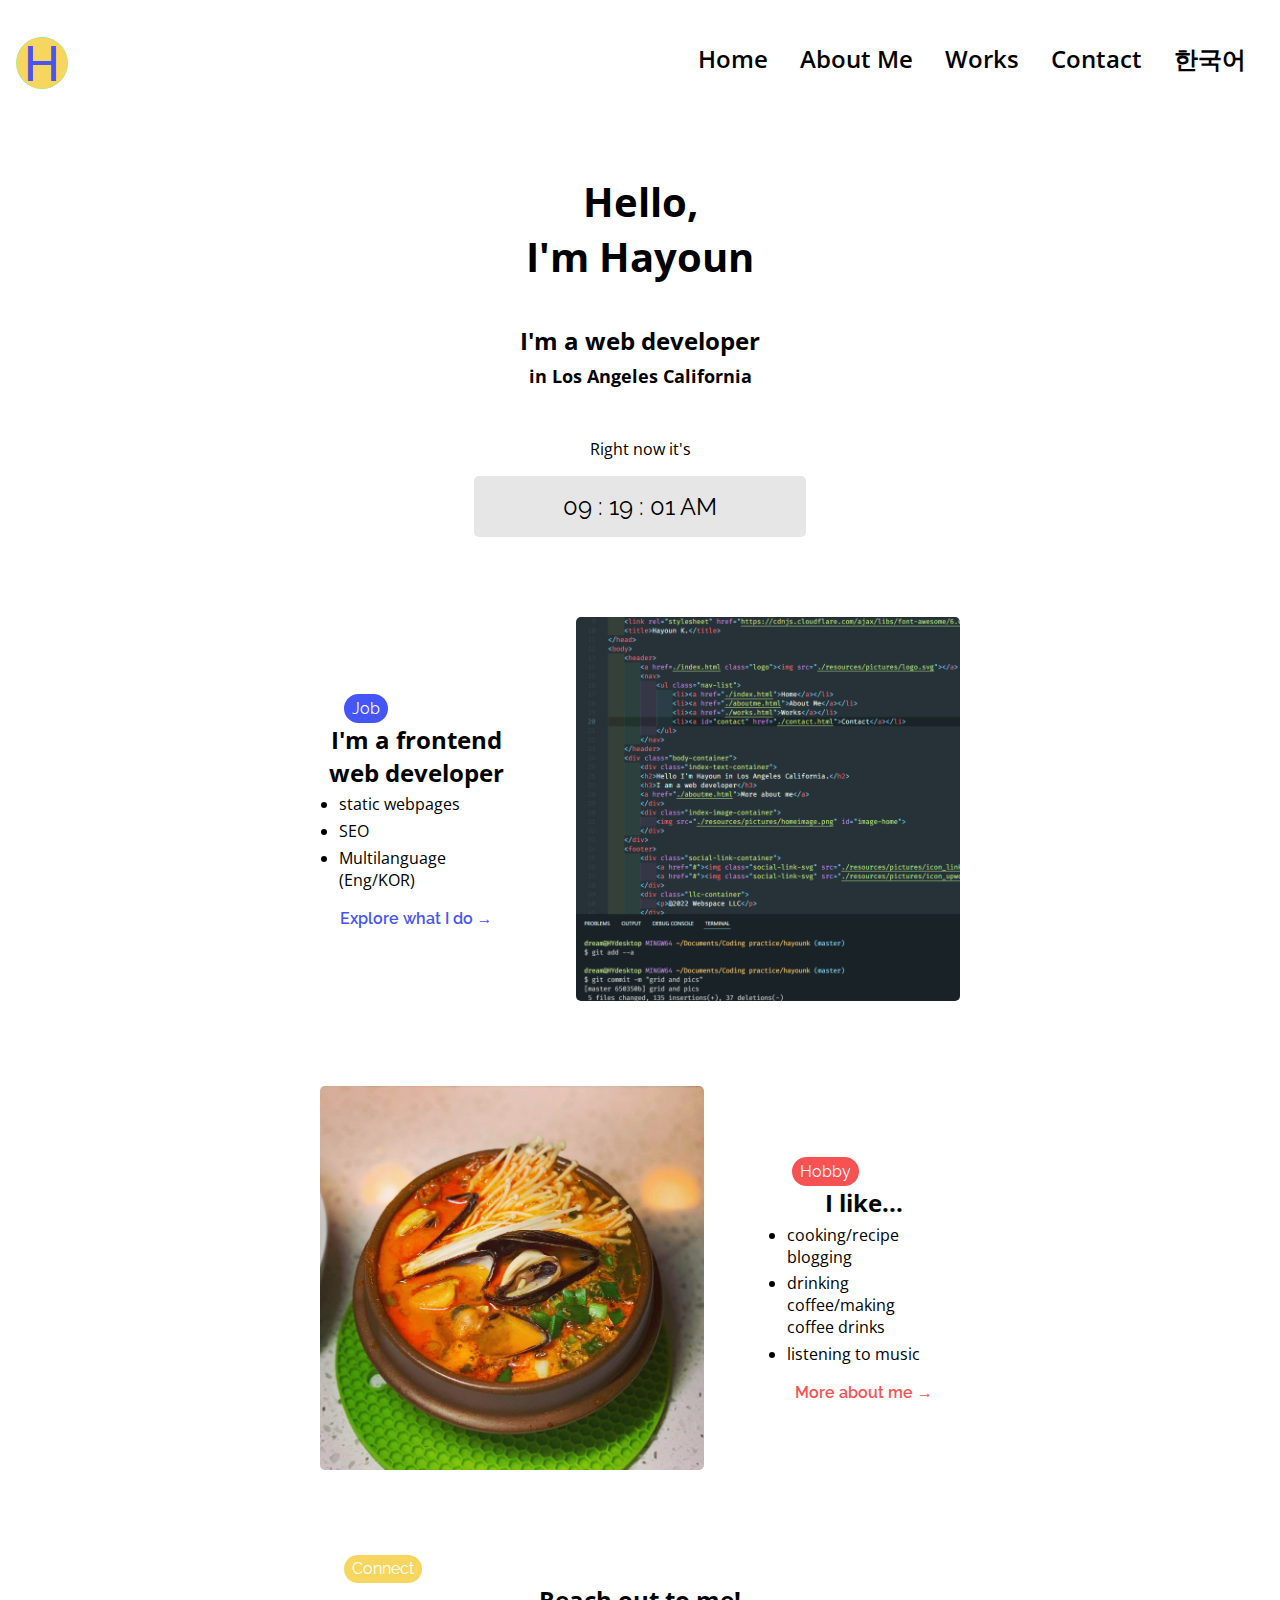
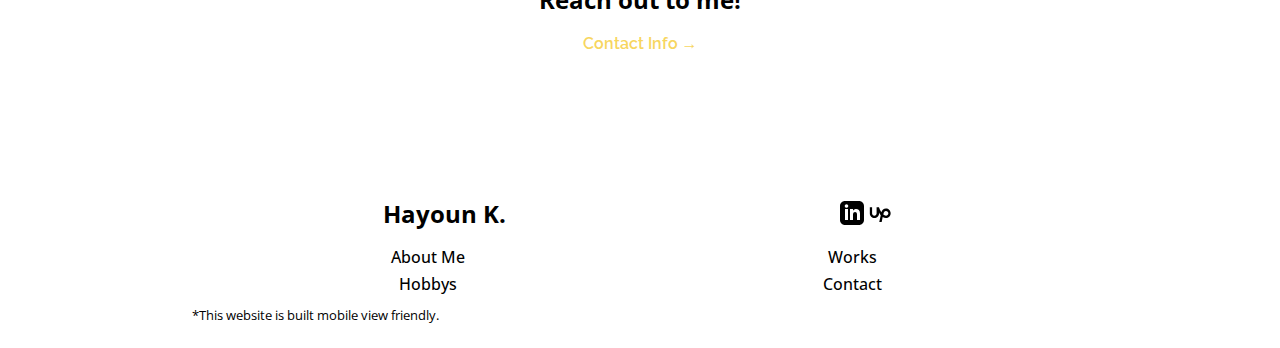
<file: index.html>
<!DOCTYPE html>
<html lang="en">
<head>
  <meta charset="UTF-8">
  <meta http-equiv="X-UA-Compatible" content="IE=edge">
  <meta name="viewport" content="width=device-width, initial-scale=1.0">
  <link href="https://fonts.googleapis.com/css?family=Open+Sans|Raleway:300,400" rel="stylesheet">
  <link rel="stylesheet" href="./resources/css/style.css">
  <link rel="stylesheet" href="https://cdnjs.cloudflare.com/ajax/libs/font-awesome/6.0.0/css/all.min.css" integrity="sha512-9usAa10IRO0HhonpyAIVpjrylPvoDwiPUiKdWk5t3PyolY1cOd4DSE0Ga+ri4AuTroPR5aQvXU9xC6qOPnzFeg==" crossorigin="anonymous" referrerpolicy="no-referrer" />
  <title>Hayoun K.</title>
  <meta name="description" content="Web Developer base in Los Angeles California. Can build a SEO-friendly website that can support multilaunguage of English/Korean.">
</head>
<body>
  <header>
    <a href=./index.html class="logo"><img src="./resources/pictures/newlogo.svg" alt="logo image"></a>
    <nav class="navbar">
      <a href="#" class="nav-branding"></a>
      <ul class="nav-menu">
        <li class="nav-item">
          <a href="./index.html" class="nav-link">Home</a>
        </li>
        <li class="nav-item">
          <a href="./aboutme.html" class="nav-link">About Me</a>
        </li>
        <li class="nav-item">
          <a href="./works.html" class="nav-link">Works</a>
        </li>
        <li class="nav-item">
          <a href="./contact.html" class="nav-link">Contact</a>
        </li>
        <li class="nav-item">
          <a href="./kr/index.html" class="nav-link">한국어</a>
        </li>
      </ul>
      <div class="hamburger">
        <span class="bar"></span>
        <span class="bar"></span>
        <span class="bar"></span>
      </div>
    </nav>
  </header>
  <script src="./resources/js/menu.js"></script>
  <div class="intro body-container">
      <div class="index-intro-container">
        <h2>Hello,<br>I'm Hayoun</h2>
        <h3>I'm a web developer<br><span>in Los Angeles California</span></h3>
        <p>Right now it's</p>
        <div id="clock"></div>
        <script type="text/javascript" src="./resources/js/app.js"></script>
      </div>
      <div class="index-image-container">
          <img src="./resources/pictures/homeimage.png" id="image-home">
      </div>
      <div class="index-webdev-container">
        <div class="webdev-text-container">
          <div class="design">
            <p class="tag webdev">Job</p>
          </div>
          <h3>I'm a frontend web developer</h3>
          <ul>
            <li>static webpages</li>
            <li>SEO</li>
            <li>Multilanguage (Eng/KOR)</li>
          </ul>
          <div class="buttoncontainer"><a href="#" class="button webdev">Explore what I do &rarr;</a></div>
        </div>
        <div class="webdev image-container">
          <img src="./resources/pictures/webdev.png" alt="">
        </div>
      </div>
      <div class="index-hobby-container">
        <div class="hobby-text-container">
          <div class="design">
            <p class="tag hobby">Hobby</p>
          </div>
          <h3>I like...</h3>
          <ul>
            <li>cooking/recipe blogging</li>
            <li>drinking coffee/making coffee drinks</li>
            <li>listening to music</li>
          </ul>
          <div class="buttoncontainer"><a href="#" class="button hobby">More about me &rarr;</a></div>
        </div>
        <div class="hobby image-container">
          <img src="./resources/pictures/thumb_Soondubu Jjigae_bapmeokja.jpg" alt="">
        </div>
      </div>
      <div class="index-contact-container">
        <div class="design">
          <p class="tag contact">Connect</p>
        </div>
        <h3>Reach out to me!</h3>
        <div class="buttoncontainer"><a href="#" class="button contact">Contact Info &rarr;</a></div>
      </div>
  </div>
  <footer>
    <div class="footer-container">
      <h2>Hayoun K.</h2>
      <div class="social-link-container">
        <a href="#"><img class="social-link-svg" src="./resources/pictures/iconmonstr-linkedin-3.svg"></a>
        <a href="#"><img class="social-link-svg" src="./resources/pictures/icon_upwork.svg"></img></a>
      </div>
    </div>
    <div class="footer-menu">
      <a href="#">About Me</a>
      <a href="#">Works</a>
      <a href="#">Hobbys</a>
      <a href="#">Contact</a>
    </div>
    <p>*This website is built mobile view friendly.</p>
  </footer>
</body>
</html>
</file>
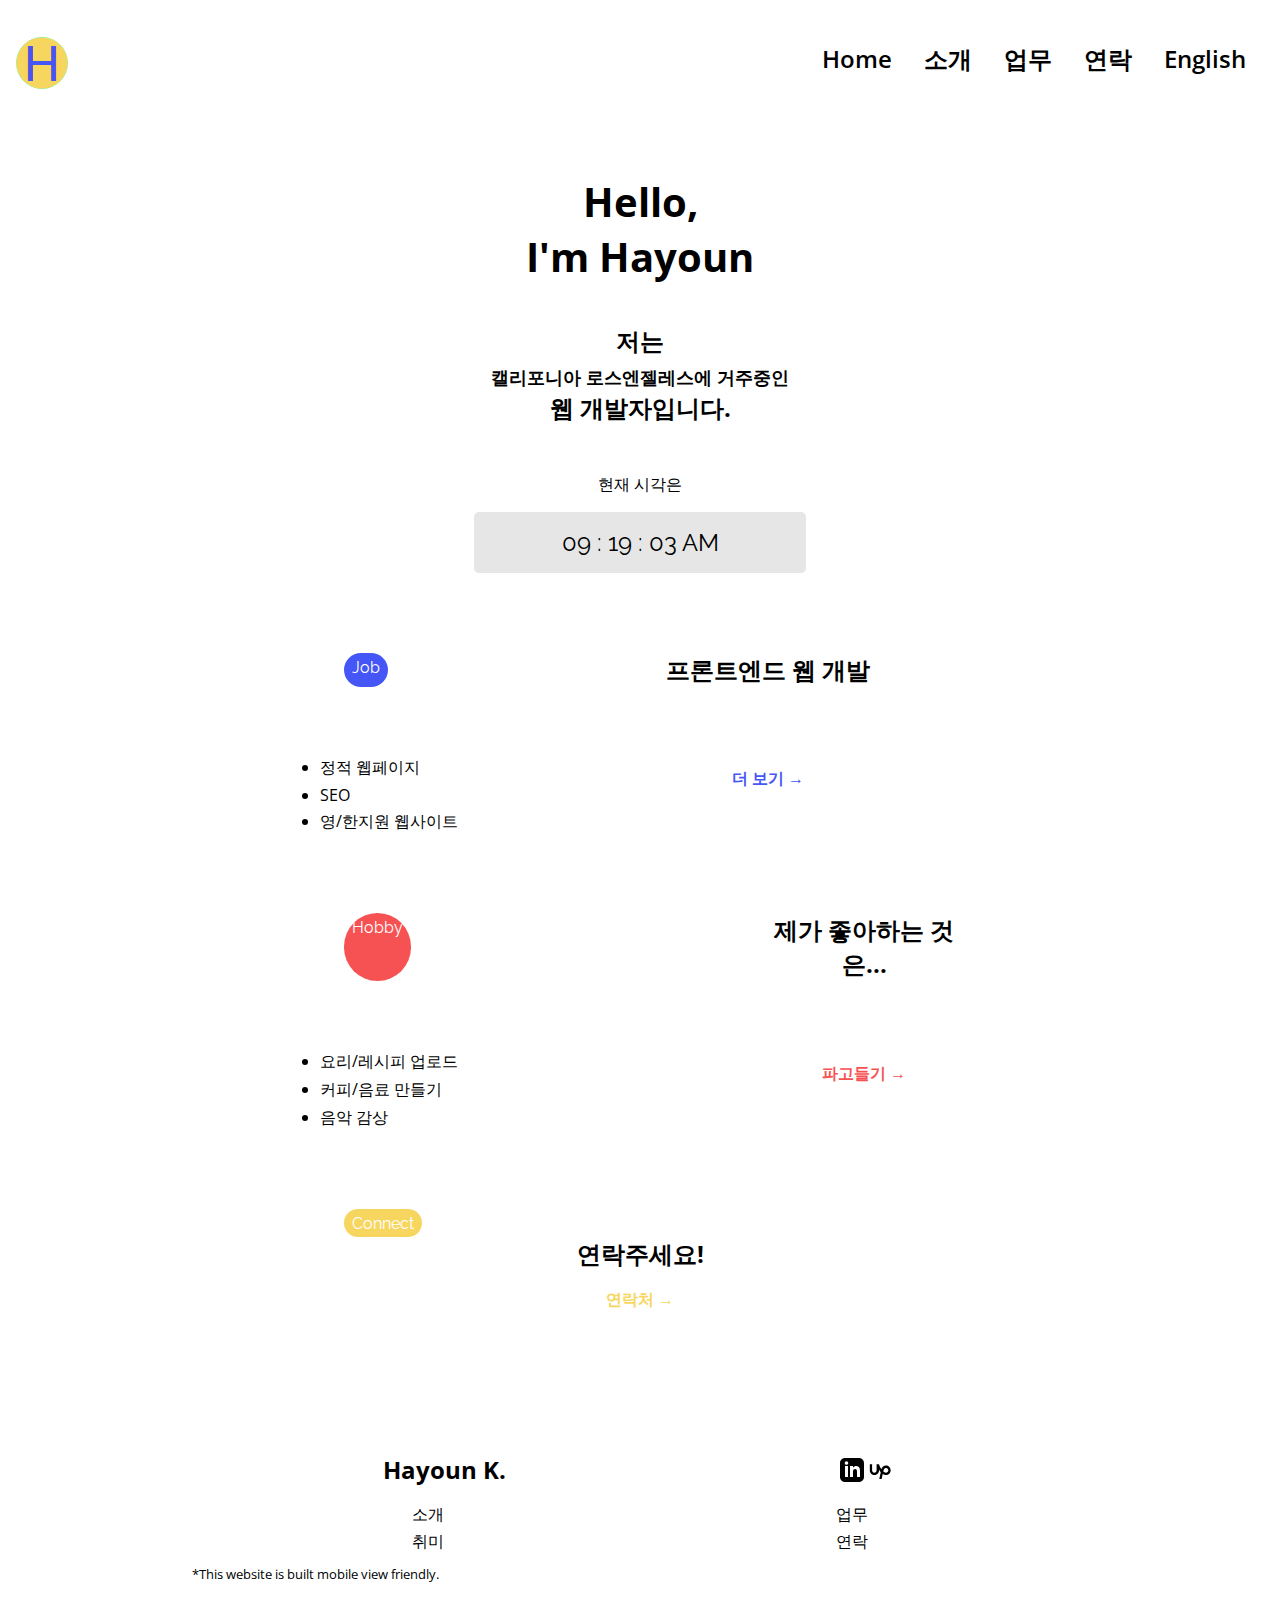
<file: kr/index.html>
<!DOCTYPE html>
<html lang="ko">
<head>
  <meta charset="UTF-8">
  <meta http-equiv="X-UA-Compatible" content="IE=edge">
  <meta name="viewport" content="width=device-width, initial-scale=1.0">
  <link href="https://fonts.googleapis.com/css?family=Open+Sans|Raleway:300,400" rel="stylesheet">
  <link rel="stylesheet" href="../resources/css/style.css">
  <link rel="stylesheet" href="https://cdnjs.cloudflare.com/ajax/libs/font-awesome/6.0.0/css/all.min.css" integrity="sha512-9usAa10IRO0HhonpyAIVpjrylPvoDwiPUiKdWk5t3PyolY1cOd4DSE0Ga+ri4AuTroPR5aQvXU9xC6qOPnzFeg==" crossorigin="anonymous" referrerpolicy="no-referrer" />
  <title>Hayoun K.</title>
  <meta name="description" content="캘리포니아 로스엔젤레스 거주중인 웹 개발자입니다. SEO 및 영/한 웹사이트 개발 전문.">
</head>
<body>
  <header>
    <a href=./index.html class="logo"><img src="../resources/pictures/newlogo.svg" alt="logo image"></a>
    <nav class="navbar">
      <a href="#" class="nav-branding"></a>
      <ul class="nav-menu">
        <li class="nav-item">
          <a href="./index.html" class="nav-link">Home</a>
        </li>
        <li class="nav-item">
          <a href="./aboutme.html" class="nav-link">소개</a>
        </li>
        <li class="nav-item">
          <a href="./works.html" class="nav-link">업무</a>
        </li>
        <li class="nav-item">
          <a href="./contact.html" class="nav-link">연락</a>
        </li>
        <li class="nav-item">
          <a href="../index.html" class="nav-link">English</a>
        </li>
      </ul>
      <div class="hamburger">
        <span class="bar"></span>
        <span class="bar"></span>
        <span class="bar"></span>
      </div>
    </nav>
  </header>
  <script src="../resources/js/menu.js"></script>
  <div class="intro body-container">
      <div class="index-intro-container">
        <h2>Hello,<br>I'm Hayoun</h2>
        <h3>저는<br><span>캘리포니아 로스엔젤레스에 거주중인</span><br>웹 개발자입니다.</h3>
        <p>현재 시각은</p>
        <div id="clock"></div>
        <script type="text/javascript" src="../resources/js/app.js"></script>
      </div>
      <div class="index-image-container">
          <img src="../resources/pictures/homeimage.png" id="image-home">
      </div>
      <div class="index-webdev-container">
        <div class="design">
          <p class="tag webdev">Job</p>
        </div>
        <h3>프론트엔드 웹 개발</h3>
        <ul>
          <li>정적 웹페이지</li>
          <li>SEO</li>
          <li>영/한지원 웹사이트</li>
        </ul>
        <div class="buttoncontainer"><a href="#" class="button webdev">더 보기 &rarr;</a></div>
      </div>
      <div class="index-hobby-container">
        <div class="design">
          <p class="tag hobby">Hobby</p>
        </div>
        <h3>제가 좋아하는 것은...</h3>
        <ul>
          <li>요리/레시피 업로드</li>
          <li>커피/음료 만들기</li>
          <li>음악 감상</li>
        </ul>
        <div class="buttoncontainer"><a href="#" class="button hobby">파고들기 &rarr;</a></div>
      </div>
      <div class="index-contact-container">
        <div class="design">
          <p class="tag contact">Connect</p>
        </div>
        <h3>연락주세요!</h3>
        <div class="buttoncontainer"><a href="#" class="button contact">연락처 &rarr;</a></div>
      </div>
  </div>
  <footer>
    <div class="footer-container">
      <h2>Hayoun K.</h2>
      <div class="social-link-container">
        <a href="#"><img class="social-link-svg" src="../resources/pictures/iconmonstr-linkedin-3.svg"></a>
        <a href="#"><img class="social-link-svg" src="../resources/pictures/icon_upwork.svg"></img></a>
      </div>
    </div>
    <div class="footer-menu">
      <a href="#">소개</a>
      <a href="#">업무</a>
      <a href="#">취미</a>
      <a href="#">연락</a>
    </div>
    <p>*This website is built mobile view friendly.</p>
  </footer>
</body>
</html>
</file>
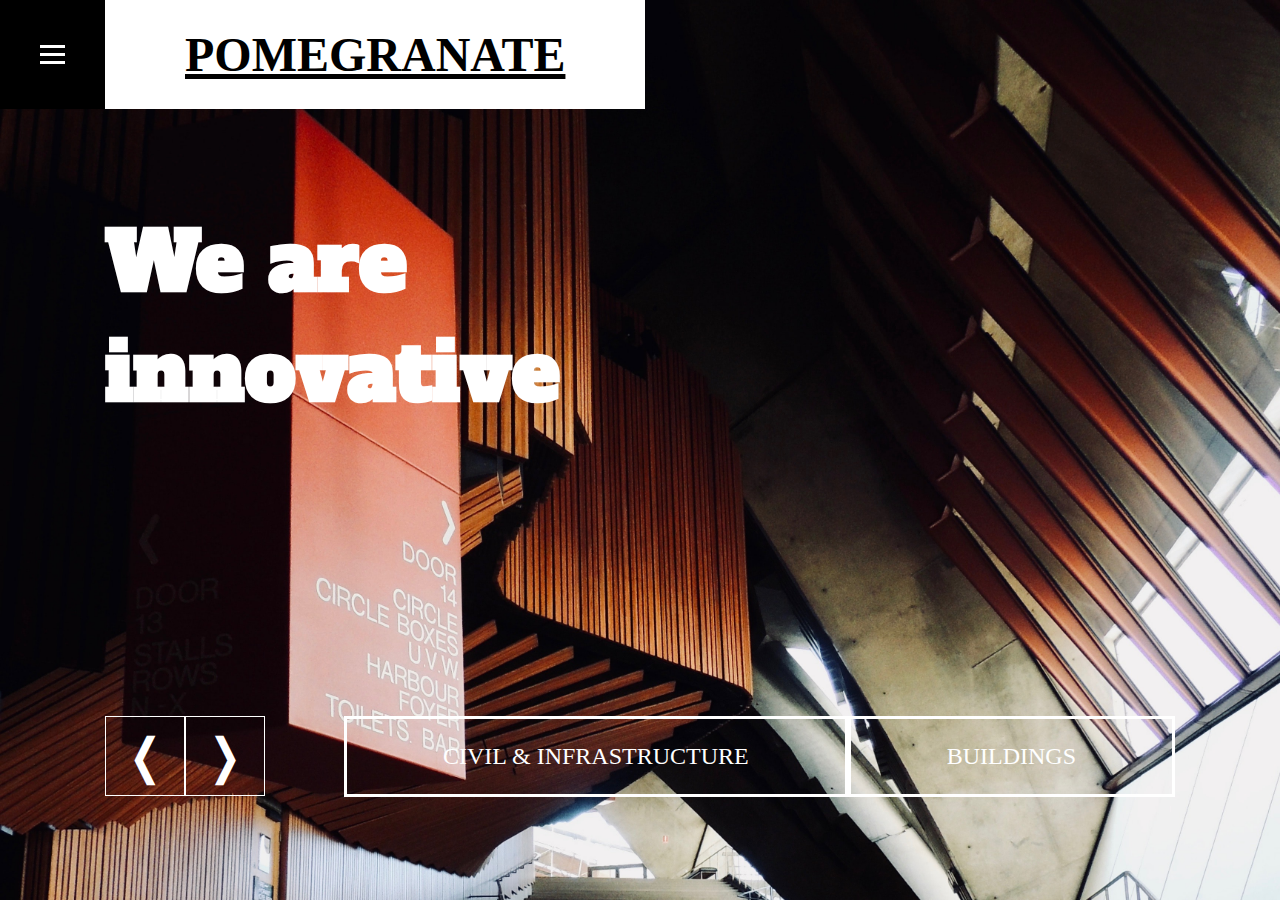
<file: Landing page pomerleau/index.html>
<!DOCTYPE html>
<html lang="en">
<head>
  <meta charset="UTF-8">
  <meta http-equiv="X-UA-Compatible" content="IE=edge">
  <meta name="viewport" content="width=device-width, initial-scale=1.0">
  <link href="./resources/style.css" rel="stylesheet">
  <link href="https://fonts.googleapis.com/css?family=Alfa+Slab+One|Gentium+Book+Basic" rel="stylesheet">
  <title>photo CTA Landing Page</title>
</head>
<body>
  <header>
    <nav class="navbar">
      <ul class="nav-menu">
        <li class="nav-item">
          <a href="./index.html" class="nav-link">Home</a>
        </li>
        <li class="nav-item">
          <a href="./aboutme.html" class="nav-link">About Me</a>
        </li>
        <li class="nav-item">
          <a href="./works.html" class="nav-link">Works</a>
        </li>
        <li class="nav-item">
          <a href="./contact.html" class="nav-link">Contact</a>
        </li>
      </ul>
      <div class="hamburger">
        <span class="bar"></span>
        <span class="bar"></span>
        <span class="bar"></span>
      </div>
      <a href="#" class="nav-branding"><h1>POMEGRANATE</h1></a>
    </nav>
  </header>
  <script src="./resources/js/menu.js"></script>
  <div class="body-container">
    <h2>We are<br>innovative</h2>
    <div class="button-container">
      <div class="arrow-button">
        <div class="left-container">
          <p>&#x276C;</p>
        </div>
        <div class="right-container">
          <p>&#x276D;</p>
        </div>
      </div>
      <div class="text-button">
        <a>civil & infrastructure</a>
        <a>buildings</a>
      </div>
    </div>
  </div>
  
</body>
</html>
</file>
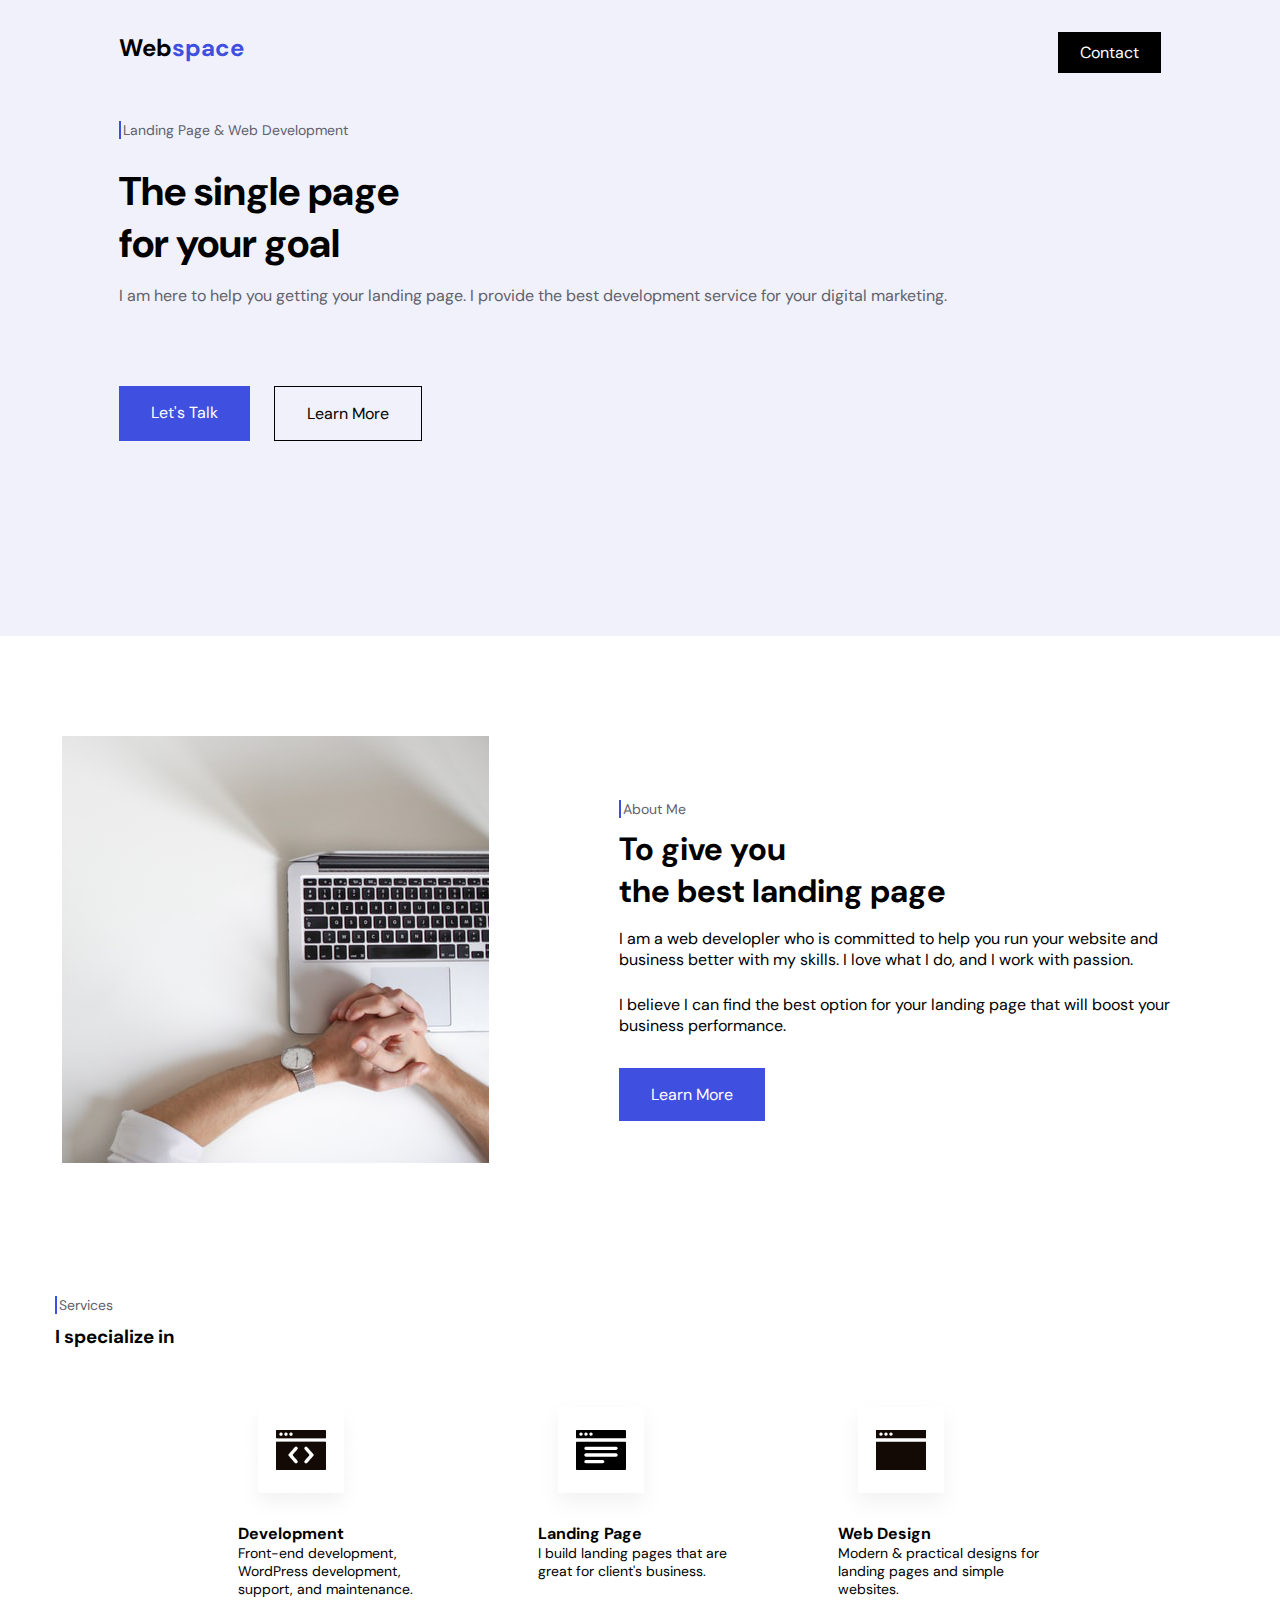
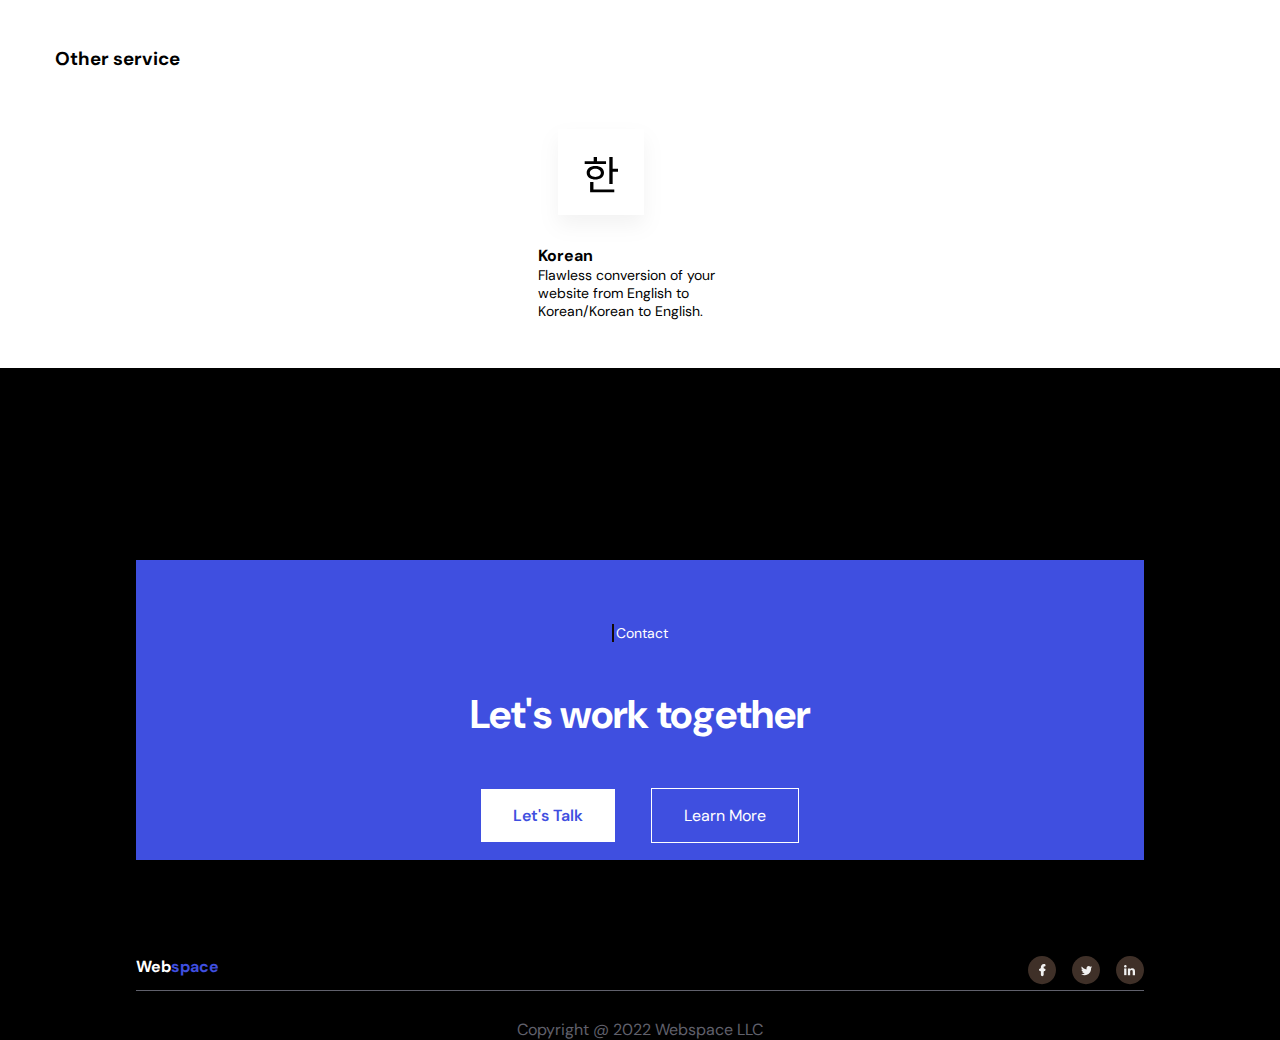
<file: Landing page webspace/index.html>
<!DOCTYPE html>
<html lang="en">
<head>
  <meta charset="UTF-8">
  <meta http-equiv="X-UA-Compatible" content="IE=edge">
  <meta name="viewport" content="width=device-width, initial-scale=1.0">
  <link href="./resources/css/style.css" rel="stylesheet">
  <link rel="preconnect" href="https://fonts.googleapis.com">
  <link rel="preconnect" href="https://fonts.gstatic.com" crossorigin>
  <link href="https://fonts.googleapis.com/css2?family=DM+Sans&display=swap" rel="stylesheet">
  <title>Webspace</title>
</head>
<body>
  <header>
    <div class="navbar">
      <h2 class="logo">Web<span>space</span></h2>
      <a href="#" class="contact">Contact</a>
    </div>
  </header>
  <div class="body-container">
    <div class="hero-background">
      <div class="hero">
        <div class="hero-text-container">
          <h2 class="section-title">Landing Page & Web Development</h2>
          <h1>The single page<br>for your goal</h1>
          <p>I am here to help you getting your landing page. I provide the best development service for your digital marketing.</p>
        </div>
        <div class="hero-image-container">
          <img class="hero-image-one" src="./resources/images/highfive.jpg">
          <img class="hero-image-two" src="./resources/images/highfive.jpg">
        </div>
        <div class="hero-button-container">
          <a href="#" class="button-blue">Let's Talk</a>
          <a class="button-transparent">Learn More</a>
        </div>
      </div>
    </div>
    <div class="about">
      <div class="about-image-container">
        <img src="./resources/images/hand.jpg">
      </div>
      <div class="about-text-container">
        <h2 class="section-title">About Me</h2>
        <h3>To give you<br>the best landing page</h3>
        <p>I am a web developler who is committed to help you run your website and business better with my skills. I love what I do, and I work with passion.</p>
        <p>I believe I can find the best option for your landing page that will boost your business performance.</p>
        <div class="about-button-container">
          <a href="#" class="button-blue">Learn More</a>
        </div>
      </div>

    </div>
    <div class="service">
      <div class="service-text-container">
        <h2 class="section-title">Services</h2>
        <h3>I specialize in</h3>
      </div>
      <div class="service-box-container">
        <div class="box-development">
          <img class="icon" src="./resources/images/Icondev.png">
          <h4>Development</h4>
          <p>Front-end development, WordPress development, support, and maintenance.</p>
        </div>
        <div class="box-landingpage">
          <img class="icon" src="./resources/images/IconLP.svg">
          <h4>Landing Page</h4>
          <p>I build landing pages that are great for client's business.</p>
        </div>
        <div class="box-webdesign">
          <img class="icon" src="./resources/images/Icondesign.svg">
          <h4>Web Design</h4>
          <p>Modern & practical designs for landing pages and simple websites.</p>
        </div>
      </div>
      <div class="service-text-container">
        <h3>Other service</h3>
      </div>
      <div class="service-box-container">
        <div class="box-korean">
          <img class="icon" src="./resources/images/IconKR.svg">
          <h4>Korean</h4>
          <p>Flawless conversion of your website from English to Korean/Korean to English.</p>
        </div>
    </div>
    </div>
  </div>
  <footer>
    <div class="cta">
      <h2 class="section-title">Contact</h2>
      <h3>Let's work together</h3>
      <div class="cta-button-container">
        <a href="#" class="button-white">Let's Talk</a>
        <a href="#" class="button-blue">Learn More</a>
      </div>
    </div>
    <div class="footer-nav">
      <a href="#" class="logo">Web<span>space</span></a>
      <ul class="social-icons">
        <li><a><img src="./resources/images/Facebook.svg"></a></li>
        <li><a><img src="./resources/images/Twitter.svg"></a></li>
        <li><a><img src="./resources/images/Linkedin.svg"></a></li>
      </ul>
    </div>
    <p class="copyright">Copyright @ 2022 Webspace LLC</p>
  </footer>
</body>
</html>
</file>
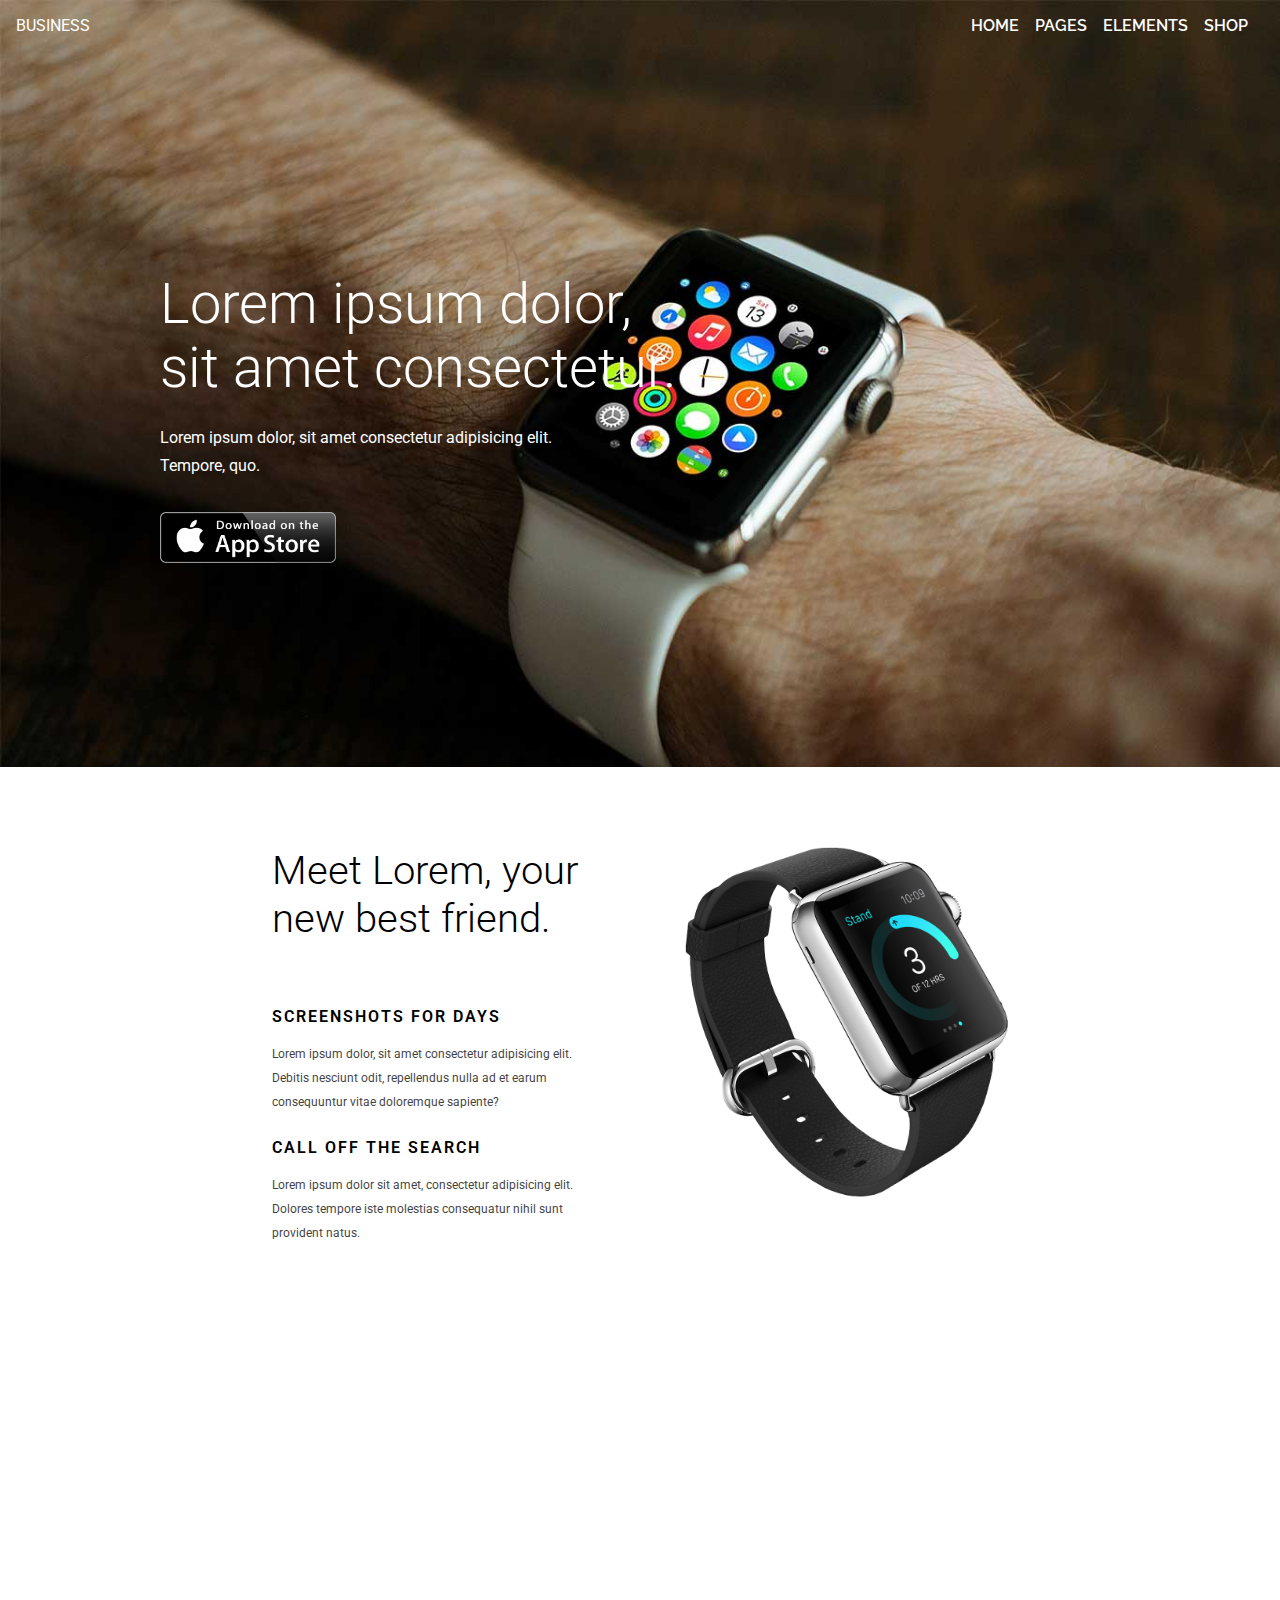
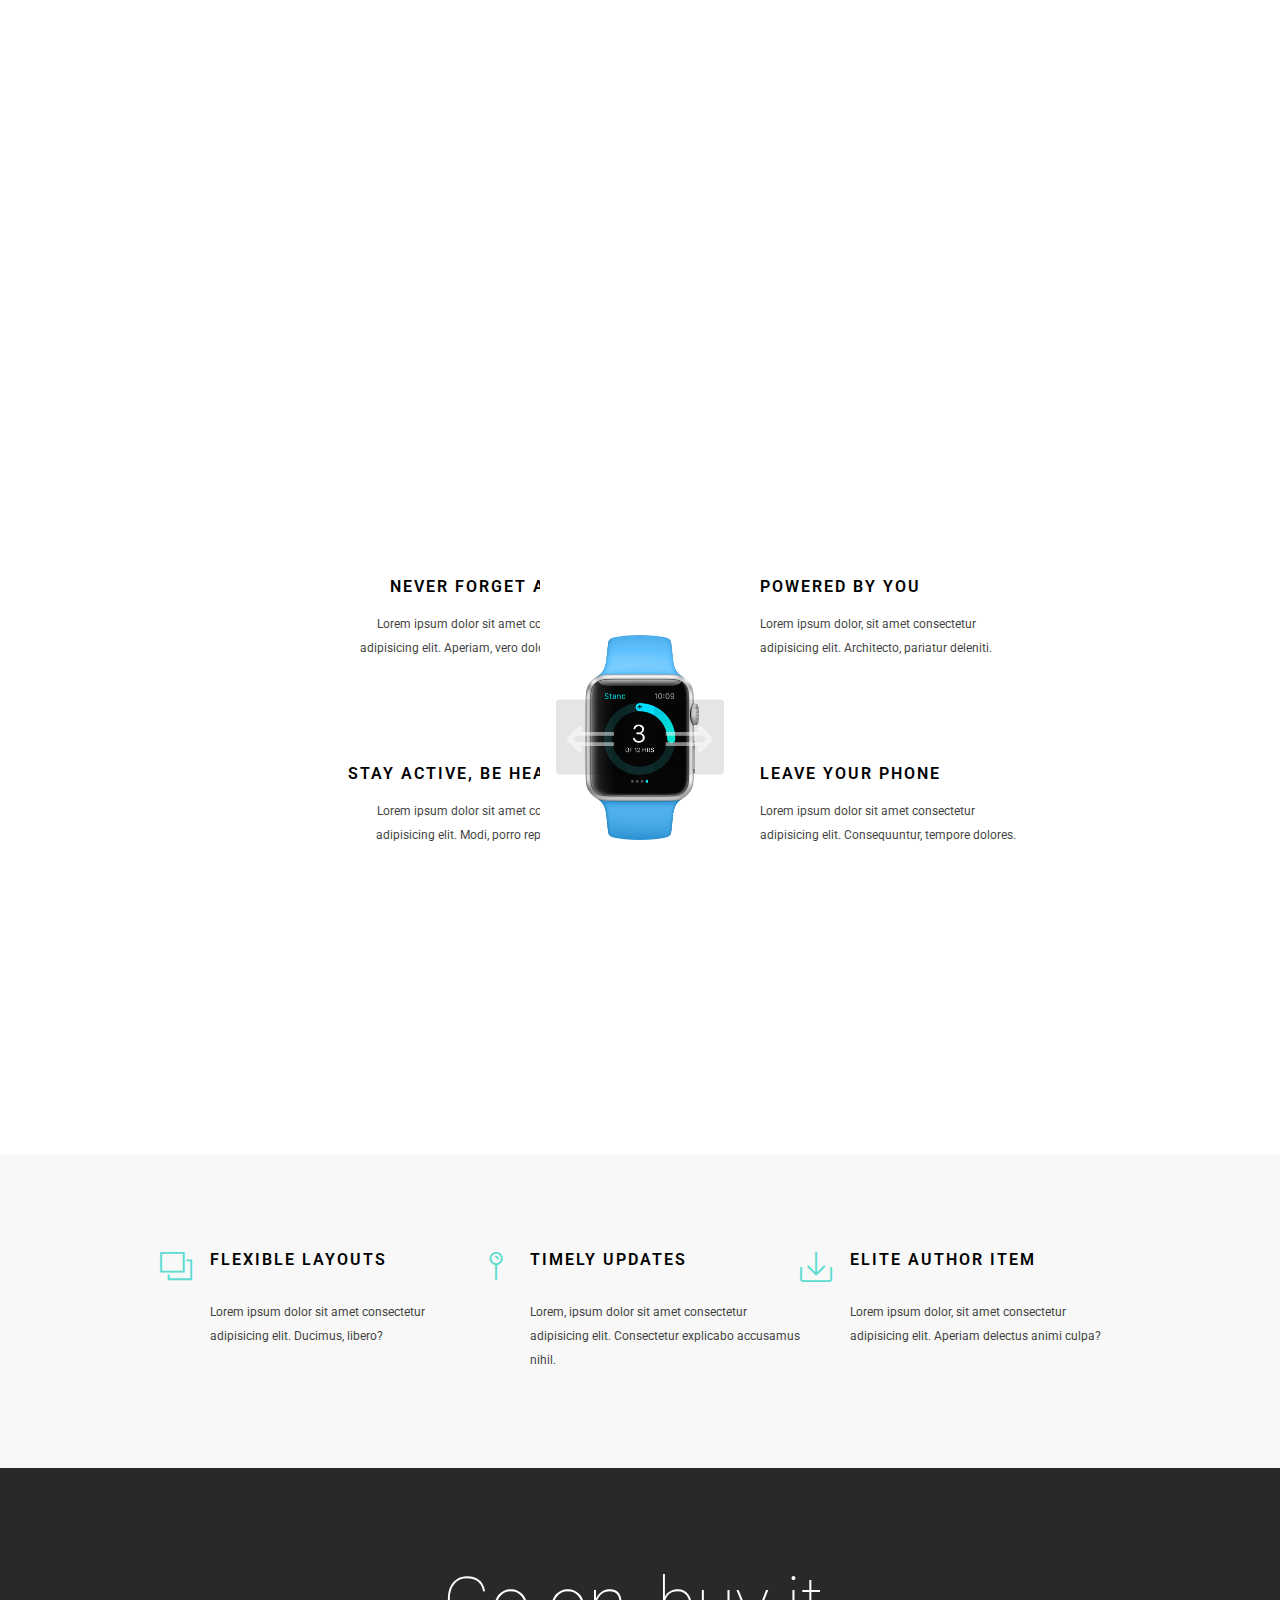
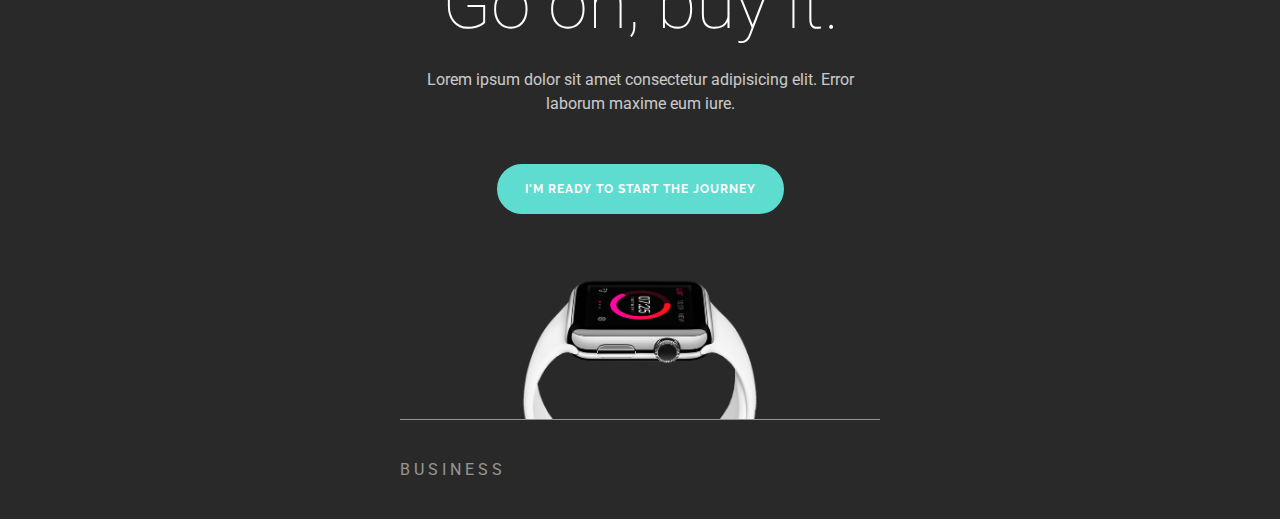
<file: landing parallex/index.html>
<!DOCTYPE html>
<html lang="en">
<head>
  <meta charset="UTF-8">
  <meta http-equiv="X-UA-Compatible" content="IE=edge">
  <meta name="viewport" content="width=device-width, initial-scale=1.0">
  <link rel="stylesheet" href="./resources/css/style.css">
  <link href="http://fonts.googleapis.com/css?family=Roboto:100,300,400,600,700" rel="stylesheet" type="text/css">
  <link href="http://fonts.googleapis.com/css?family=Lato:300,400%7CRaleway:100,400,300,500,600,700%7COpen+Sans:400,500,600" rel="stylesheet" type="text/css">
  <link rel="stylesheet" href="./resources/css/themify-icons.css">
  <script src="./resources/js/carousel.js" defer></script>
  <script src="./resources/js/parallax.js" defer></script>
  <title>landing page</title>
</head>
<body>
  <header>
    <nav class="nav">
      <div class="logo">
        <a href="">BUSINESS</a>
      </div>
      <ul class="nav-menu">
        <li class="nav-item">
          <a href="" class="nav-link uppercase">home</a>
        </li>
        <li class="nav-item">
          <a href="" class="nav-link uppercase">pages</a>
        </li>
        <li class="nav-item">
          <a href="" class="nav-link uppercase">elements</a>
        </li>
        <li class="nav-item">
          <a href="" class="nav-link uppercase">shop</a>
        </li>
      </ul>
      <div class="hamburger">
        <span class="bar"></span>
        <span class="bar"></span>
        <span class="bar"></span>
      </div>
    </nav>
    <script src="./resources/js/menu.js"></script>
  </header>
  <main>
    <div class="hero parallax" id="parallax-one">

        <!-- <img src="./resources/img/app8.jpg" alt="watch on wrist" class="background"> -->

      <div class="text-container">
        <h1>Lorem ipsum dolor,<br>sit amet consectetur.</h1>
        <p>Lorem ipsum dolor, sit amet consectetur adipisicing elit. Tempore, quo.</p>
      </div>
      <div class="button-container-appstore">
        <a href="#" class="button">
          <img src="./resources/img/appstore.png" alt="appstore link" class="appstore">
        </a>
      </div>
    </div>
    <article class="intro">
      <div class="intro-text-container">
        <h2>Meet Lorem, your new best friend.</h2>
        <section class="top">
          <h3 class="uppercase">SCREENSHOTS FOR DAYS</h3>
          <p>Lorem ipsum dolor, sit amet consectetur adipisicing elit. Debitis nesciunt odit, repellendus nulla ad et earum consequuntur vitae doloremque sapiente?
          </p>
        </section>
        <section class="bottom">
          <h3 class="uppercase">CALL OFF THE SEARCH</h3>
          <p>Lorem ipsum dolor sit amet, consectetur adipisicing elit. Dolores tempore iste molestias consequatur nihil sunt provident natus.</p>
        </section>
      </div>
      <div class="intro-image-container">
        <img src="./resources/img/app7.png" alt="product" class="image-one">
      </div>
    </article>
    <article class="slogun parallax" id="parallax-two">

        <!-- <img src="./resources/img/app9.jpg" alt="using watch" class="background"> -->

      <section class="text-container">
        <h2>Share meaningful moments with loved ones</h2>
        <p>Lorem ipsum dolor sit amet consectetur adipisicing elit. Iure dolor fuga id error maxime rerum odio animi illo obcaecati commodi?
        </p>
      </section>
    </article>
    <article class="feature">
      <section class="text-container grid-one">
        <h3 class="uppercase">NEVER FORGET AGAIN</h3>
        <p>Lorem ipsum dolor sit amet consectetur adipisicing elit. Aperiam, vero doloremque?</p>
      </section>
      <section class="text-container grid-two">
        <h3 class="uppercase">STAY ACTIVE, BE HEALTHY</h3>
        <p>Lorem ipsum dolor sit amet consectetur adipisicing elit. Modi, porro repellendus?</p>
      </section>
      <section class="text-container grid-three">
        <h3 class="uppercase">POWERED BY YOU</h3>
        <p>Lorem ipsum dolor, sit amet consectetur adipisicing elit. Architecto, pariatur deleniti.</p>
      </section>
      <section class="text-container grid-four">
        <h3 class="uppercase">LEAVE YOUR PHONE</h3>
        <p>Lorem ipsum dolor sit amet consectetur adipisicing elit. Consequuntur, tempore dolores.</p>
      </section>
      <div class="image-autoscroll grid-five slider">
        <div class="carousel" data-carousel>
          <button class="carousel-button prev" data-carousel-button>&#8656;</button>
          <button class="carousel-button next" data-carousel-button>&#8658;</button>
          <ul data-slides>
            <li class="slide" data-active=""><img src="./resources/img/app5.png" alt="watch" class="scroll-one"></li>
            <li class="slide"><img src="./resources/img/app6.png" alt="watch" class="scroll-two"></li>
            <li class="slide"><img src="./resources/img/app7.png" alt="watch" class="scroll-three"></li>
          </ul>
        </div>
      </div>
    </article>
    <article class="detail">
      <section class="detail-text-container trigrid-one">
        <div class="icon-sm layers"></div>
        <h3 class="uppercase">flexible layouts</h3>
        <p>Lorem ipsum dolor sit amet consectetur adipisicing elit. Ducimus, libero?</p>
      </section>
      <section class="detail-text-container trigrid-two">
        <div class="icon-sm pin"></div>
        <h3 class="uppercase">timely updates</h3>
        <p>Lorem, ipsum dolor sit amet consectetur adipisicing elit. Consectetur explicabo accusamus nihil.</p>
      </section>
      <section class="detail-text-container trigrid-three">
        <div class="icon-sm import"></div>
        <h3 class="uppercase">elite author item</h3>
        <p>Lorem ipsum dolor, sit amet consectetur adipisicing elit. Aperiam delectus animi culpa?</p>
      </section>
    </article>
    <article class="purchase">
      <section class="text-container">
        <h2>Go on, buy it.</h2>
        <p>Lorem ipsum dolor sit amet consectetur adipisicing elit. Error laborum maxime eum iure.</p>
      </section>
      <div class="button-container">
        <a href="" class="button-blue uppercase">I'm ready to start the journey</a>
      </div>
      <div class="image-container">
        <img src="./resources/img/app6.png" alt="watch" class="image-two">
      </div>
    </article>
  </main>
  <footer>
    <div class="wrapper">
      <a href="#" class="logo">B U S I N E S S</a>
      <div class="copyright"></div>
      <div class="social"></div>
    </div>
  </footer>
</body>
</html>
</file>
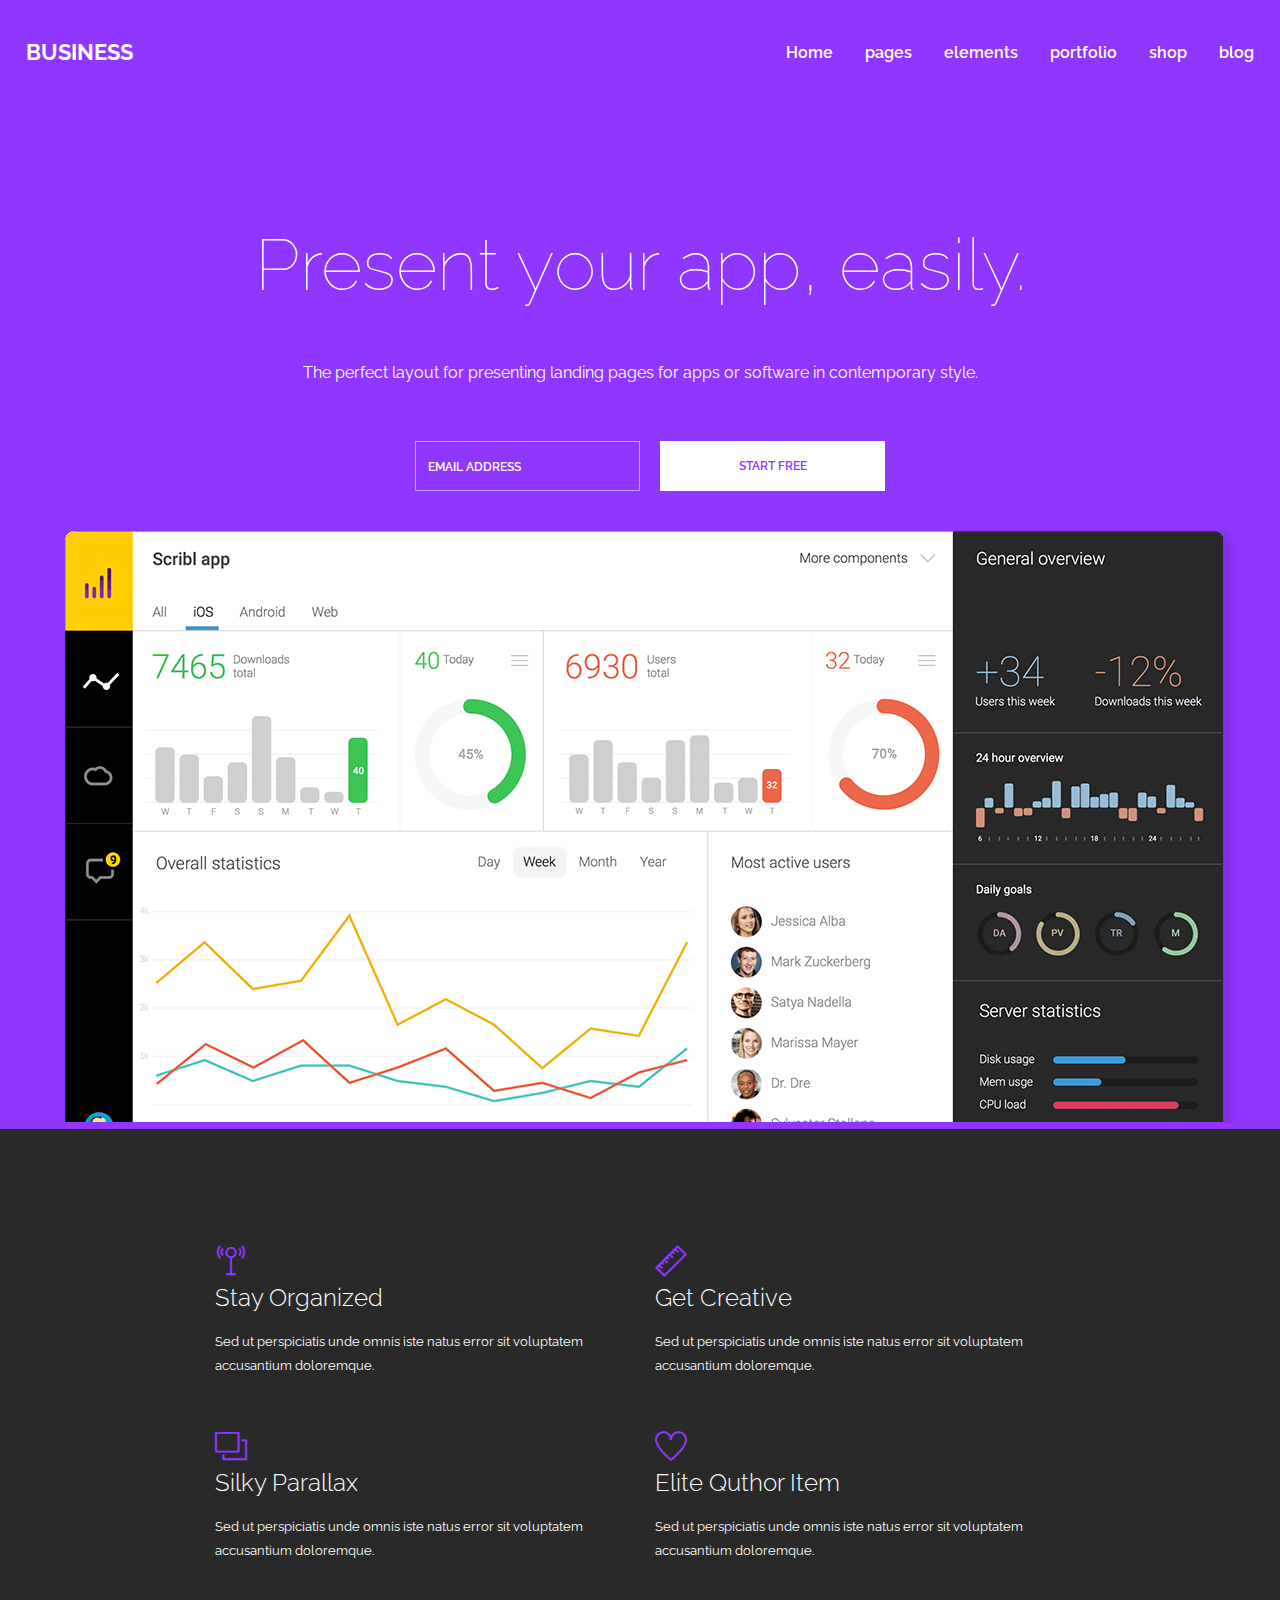
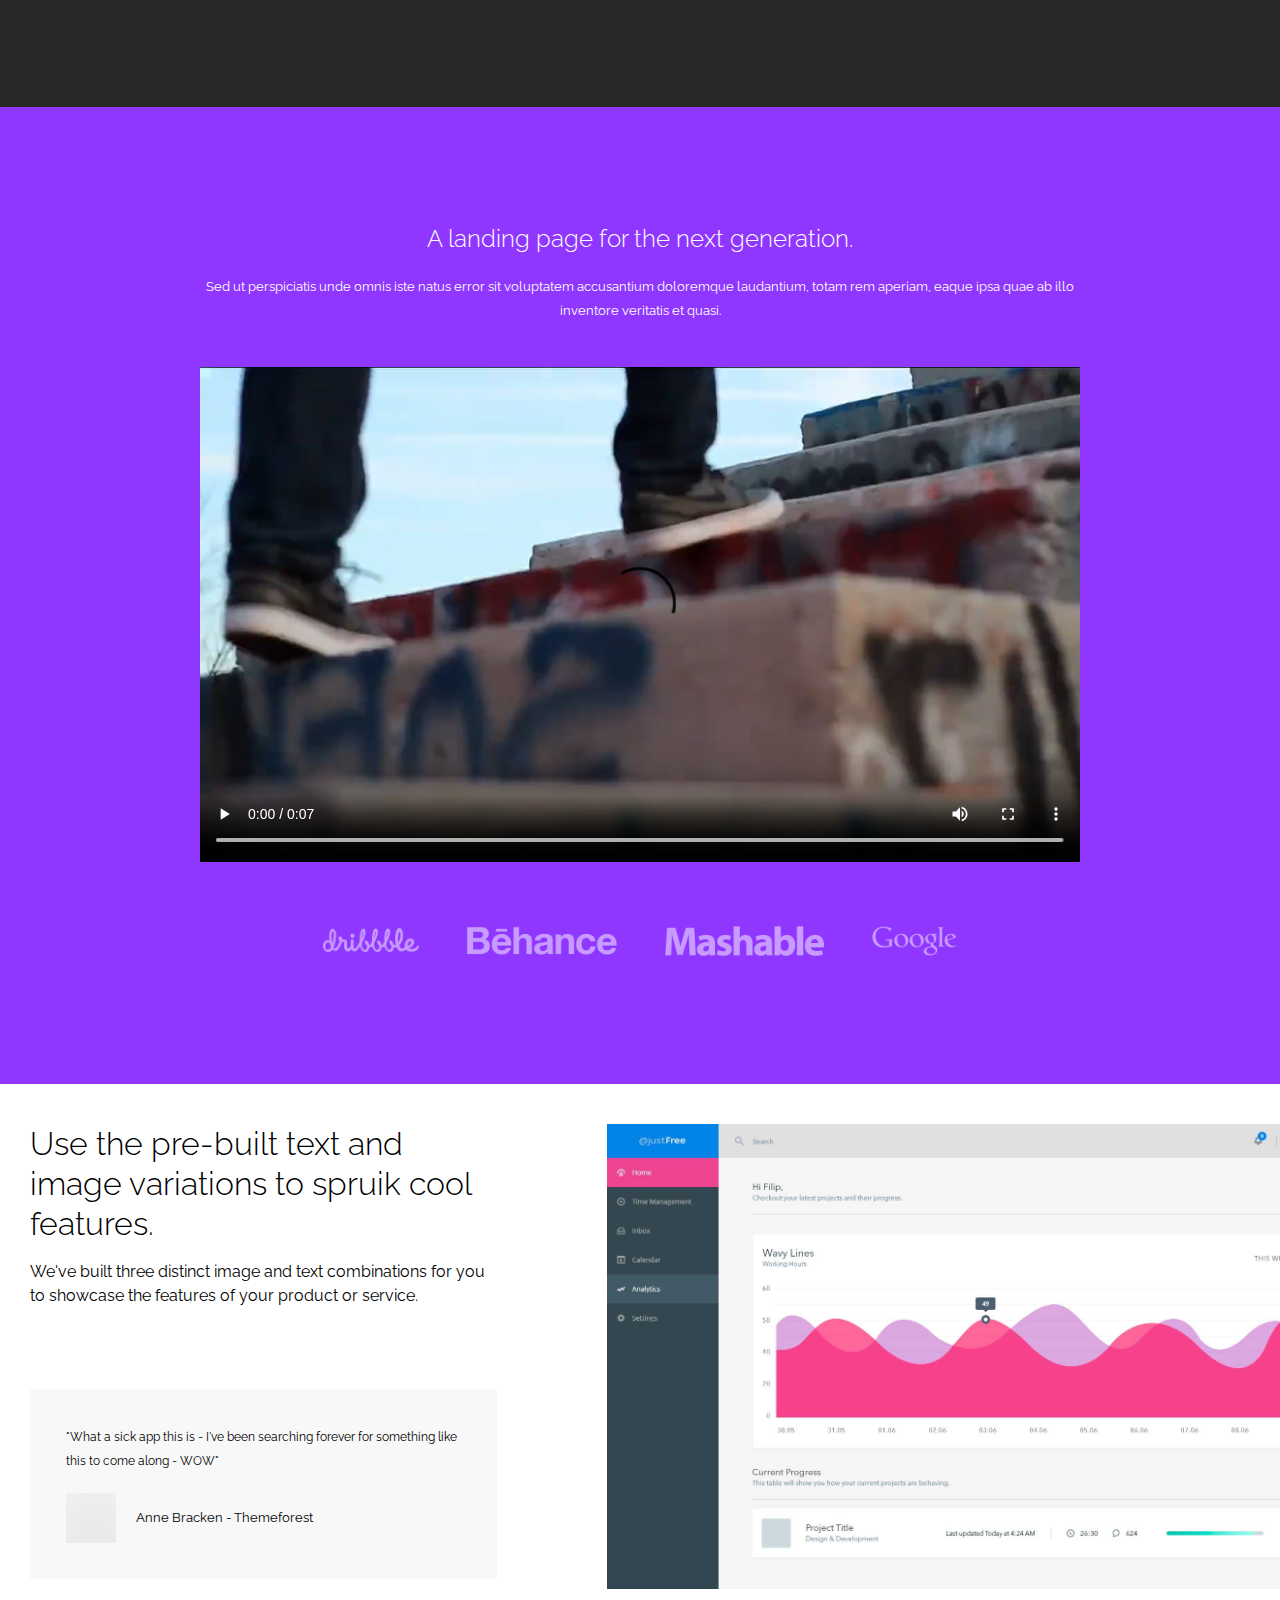
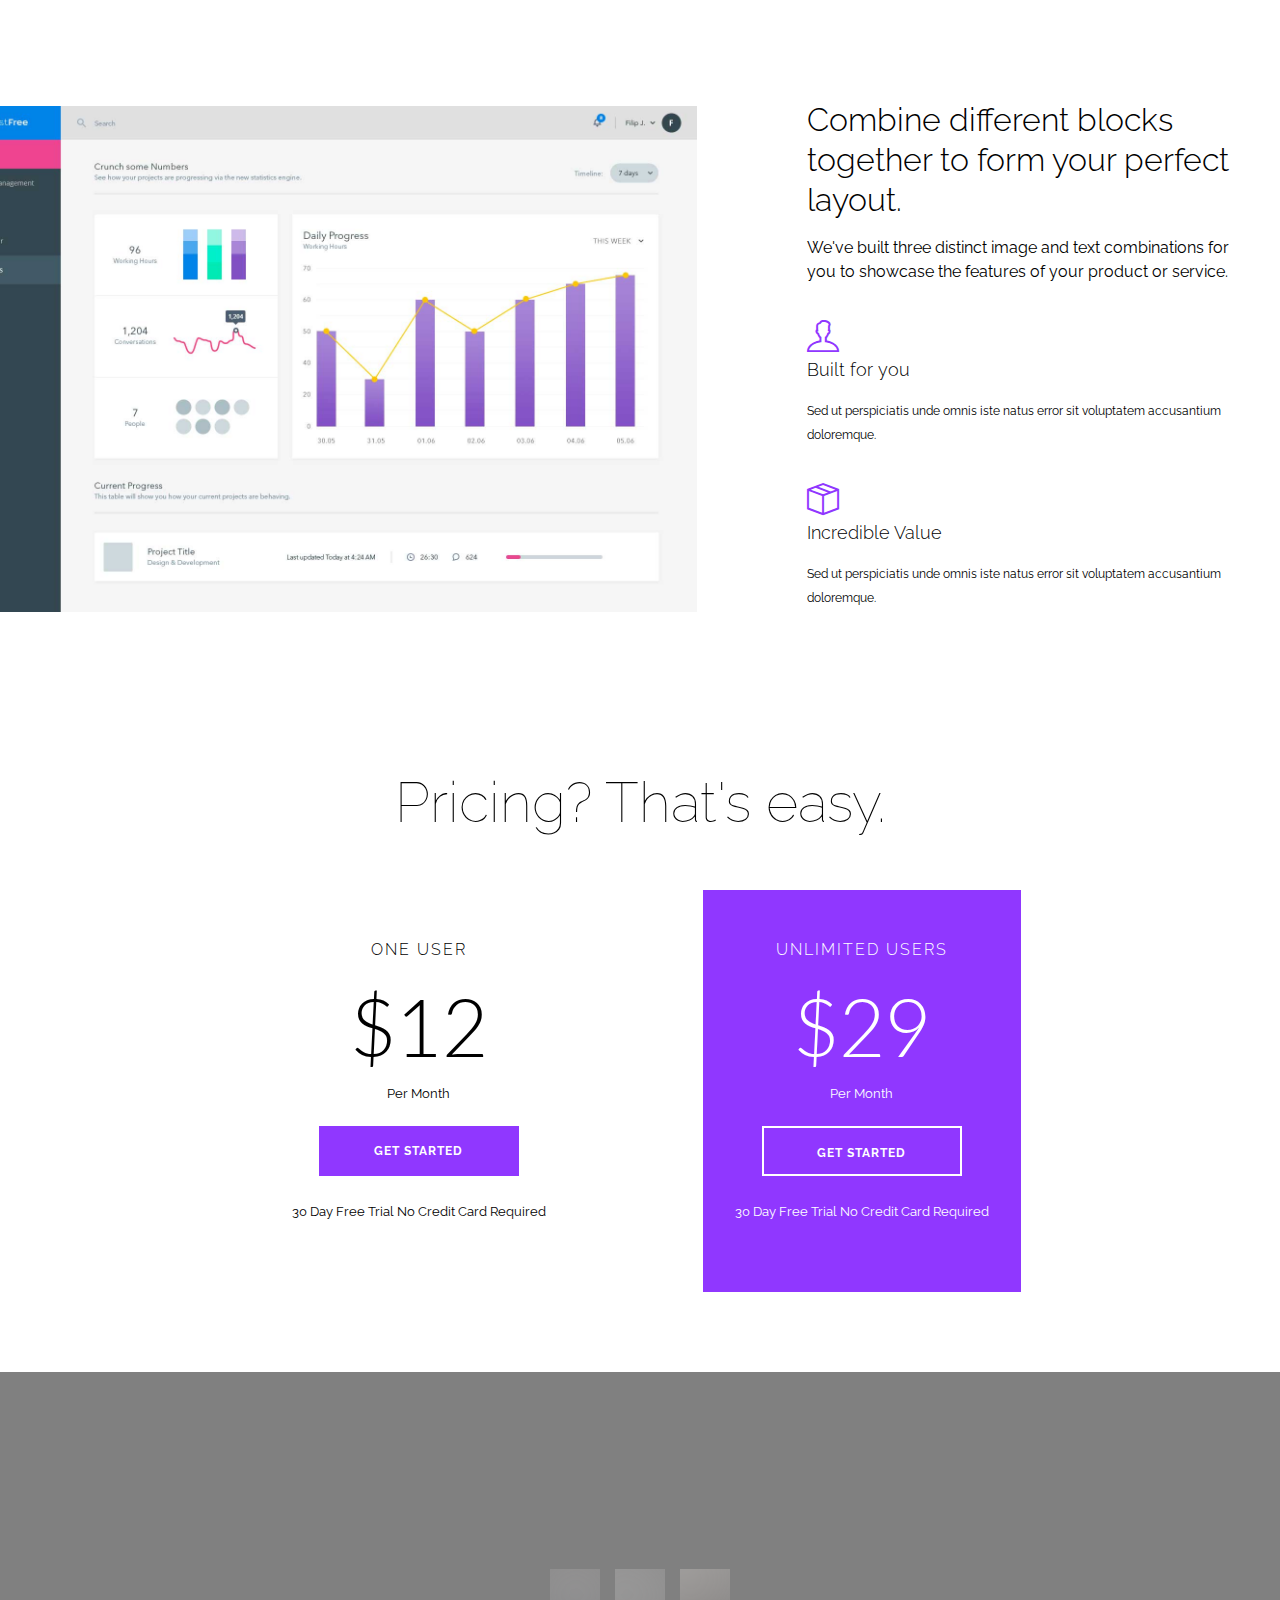
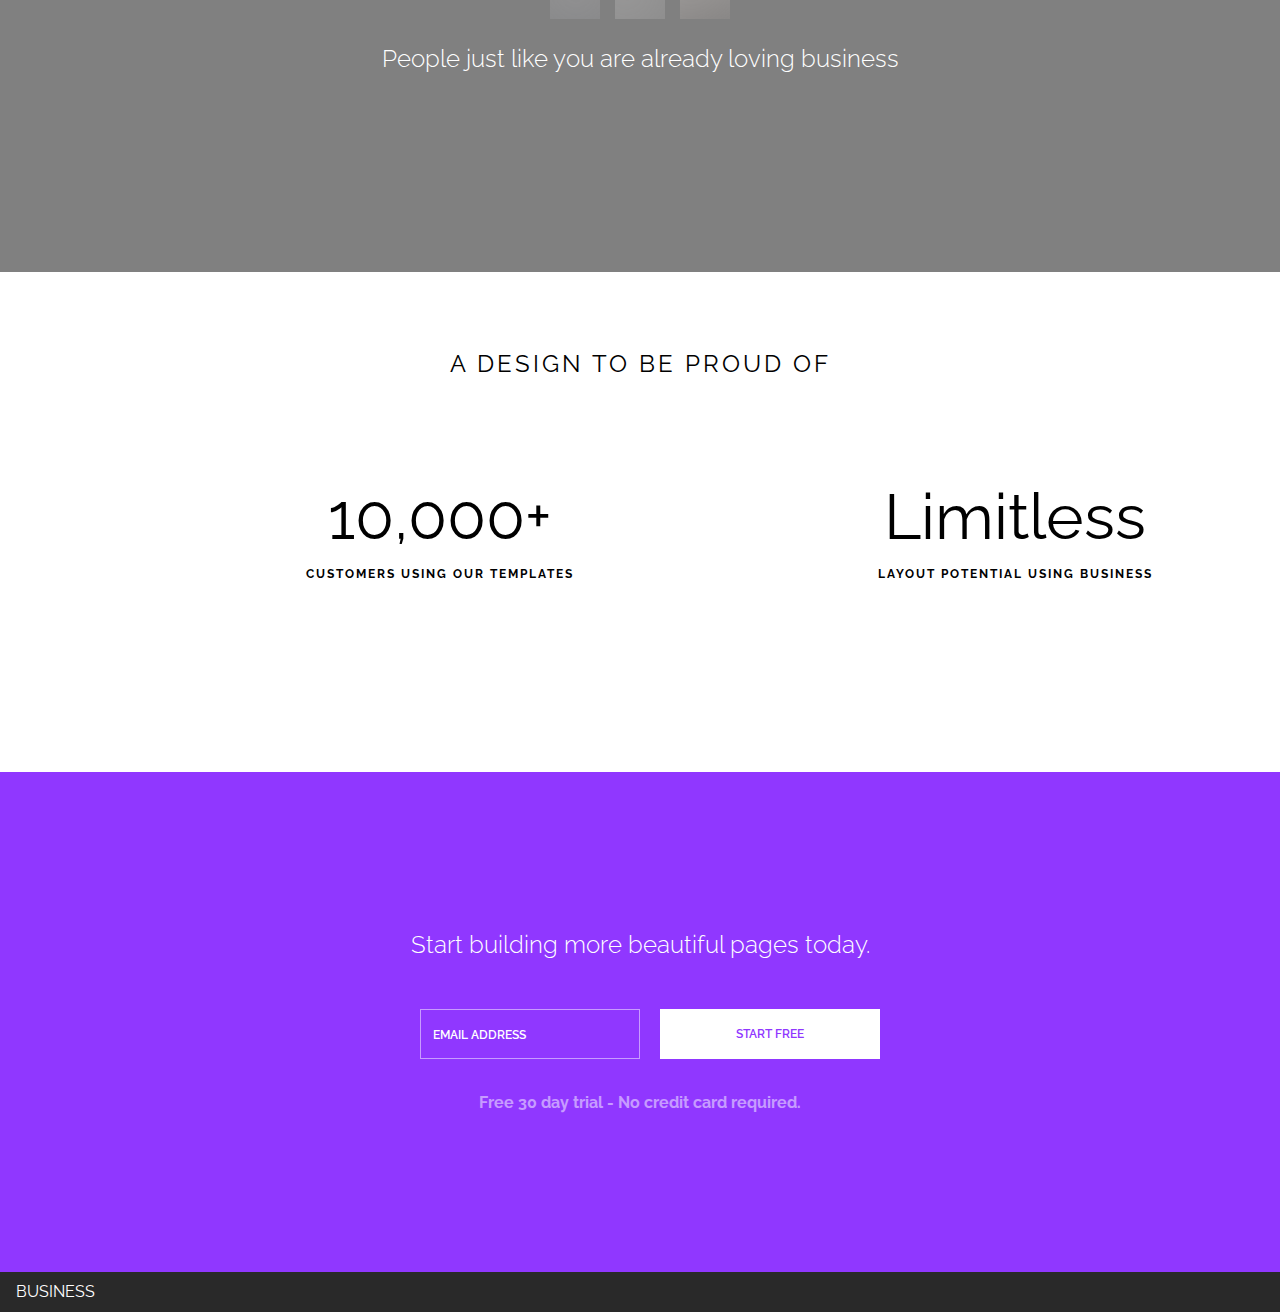
<file: landing purple/index.html>
<!DOCTYPE html>
<html lang="en">
<head>
  <meta charset="UTF-8">
  <meta http-equiv="X-UA-Compatible" content="IE=edge">
  <meta name="viewport" content="width=device-width, initial-scale=1.0">
  <link rel="stylesheet" href="./resources/css/style.css">
  <link rel="stylesheet" href="./resources/css/themify-icons.css">
  <link href="http://fonts.googleapis.com/css?family=Lato:300,400%7CRaleway:100,400,300,500,600,700%7COpen+Sans:400,500,600" rel="stylesheet" type="text/css">
  <title>home-app-landing</title>
</head>
<body>
  <header>
    <nav>
      <div class="logo">
        <a href="#">business</a>
      </div>
      <div class="navbar">
      </div>
      <a href="#" class="nav-branding"></a>
      <ul class="nav-menu">
        <li class="nav-item">
          <a href="#" class="nav-link">Home</a>
        </li>
        <li class="nav-item">
          <a href="#" class="nav-link">pages</a>
        </li>
        <li class="nav-item">
          <a href="#" class="nav-link">elements</a>
        </li>
        <li class="nav-item">
          <a href="#" class="nav-link" id="contact">portfolio</a>
        </li>
        <li class="nav-item">
          <a href="#" class="nav-link">shop</a>
        </li>
        <li class="nav-item">
          <a href="#" class="nav-link">blog</a>
        </li>
      </ul>
      <div class="hamburger">
        <span class="bar"></span>
        <span class="bar"></span>
        <span class="bar"></span>
      </div>
    </nav>
    <script src="./resources/js/menu.js"></script>
  </header>
  <main>
    <article class="page-title bg-purple">
      <h1>Present your app, easily.</h1>
      <p>The perfect layout for presenting landing pages for apps or software in contemporary style.</p>
      <div class="email">
        <label for="email"></label>
        <input type="email" name="email" required minlength="5" size="30" placeholder="email address" id="email">
        <input type="submit" value="Start Free" class="uppercase" id="submit">
      </div>
      <div class="image-container">
        <img src="./resources/img/app1.png" alt="app presentation">
      </div>
    </article>
    <article class="page-values bg-black">
      <section id="wand" class="text-container">
        <h2 class="icon-s">Stay Organized</h2>
        <p>Sed ut perspiciatis unde omnis iste natus error sit voluptatem accusantium doloremque.</p>
      </section>
      <section id="ruler" class="text-container">
        <h2 class="icon-s">Get Creative</h2>
        <p>Sed ut perspiciatis unde omnis iste natus error sit voluptatem accusantium doloremque.</p>
      </section>
      <section id="layers" class="text-container">
        <h2 class="icon-s">Silky Parallax</h2>
        <p>Sed ut perspiciatis unde omnis iste natus error sit voluptatem accusantium doloremque.</p>
      </section>
      <section id="heart" class="text-container">
        <h2 class="icon-s">Elite Quthor Item</h2>
        <p>Sed ut perspiciatis unde omnis iste natus error sit voluptatem accusantium doloremque.</p>
      </section>
    </article>
    <article class="page-detail bg-purple">
      <h2>A landing page for the next generation.</h2>
      <p>Sed ut perspiciatis unde omnis iste natus error sit voluptatem accusantium doloremque laudantium, totam rem aperiam, eaque ipsa quae ab illo inventore veritatis et quasi.</p>
      <video controls>
        <source src="./resources/video/video.mp4" type="video/mp4">
        <source src="./resources/video/video.webm" type="video/webm">
        <source src="./resources/video/video.ogv" type="video/ogv">
        Sorry, your browser doesn't support embedded videos.
      </video>
      <div class="image-container">
        <img src="./resources/img/c1.png" alt="pic of brand" class="brand" id="b1">
        <img src="./resources/img/c2.png" alt="pic of brand" class="brand" id="b2">
        <img src="./resources/img/c3.png" alt="pic of brand" class="brand" id="b3">
        <img src="./resources/img/c4.png" alt="pic of brand" class="brand" id="b4">
      </div>
    </article>
    <article class="product-detail bg-white">
      <section class="pre-built">
        <div class="image-container">
          <img src="./resources/img/app3.jpg" alt="pic of prebuilt app">
        </div>
        <div class="wrapper">
          <h3>Use the pre-built text and image variations to spruik cool features.</h3>
          <p>We've built three distinct image and text combinations for you to showcase the features of your product or service.</p>
        </div>
        <div class="feedback-container">
          <p>"What a sick app this is - I've been searching forever for something like this to come along - WOW"</p>
          <div class="namecard">
            <img src="./resources/img/avatar1.png" alt="pic of Anne">
            <span>Anne Bracken - Themeforest</span>
          </div>
        </div>
      </section>
      <section class="layout">
        <div class="image-container">
          <img src="./resources/img/app4.jpg" alt="pic of layout">
        </div>
        <div class="wrapper">
          <h3>Combine different blocks together to form your perfect layout.</h3>
          <p>We've built three distinct image and text combinations for you to showcase the features of your product or service.</p>
        </div>
        <div class="container">
          <section class="value-one icon-s">
            <i class="icon"></i>
            <h4>Built for you</h4>
            <p>Sed ut perspiciatis unde omnis iste natus error sit voluptatem accusantium doloremque.</p>
          </section>
          <section class="value-two icon-s">
            <i class="icon"></i>
            <h4>Incredible Value</h4>
            <p>Sed ut perspiciatis unde omnis iste natus error sit voluptatem accusantium doloremque.</p>
          </section>
        </div>
      </section>
    </article>
    <article class="pricing">
      <h2>Pricing? That's easy.</h2>
      <section class="one-user">
        <h3 class="uppercase">one user</h3>
        <span class="price">$12</span>
        <p>Per Month</p>
        <div class="button-container">
          <a href="#" class="bg-purple uppercase">Get Started</a>
        </div>
        <p>30 Day Free Trial No Credit Card Required</p>
      </section>
      <section class="unlimited-users bg-purple">
        <h3 class="uppercase">unlimited users</h3>
        <span class="price">$29</span>
        <p>Per Month</p>
        <div class="button-container">
          <a href="#" class="bg-purple uppercase">Get Started</a>
        </div>
        <p>30 Day Free Trial No Credit Card Required</p>
      </section>
    </article>
    <article class="customers">
      <div class="image-container">
        <img src="./resources/img/avatar1.png" alt="pic of customers">
        <img src="./resources/img/avatar2.png" alt="pic of customers">
        <img src="./resources/img/avatar3.png" alt="pic of customers">
      </div>
      <h2>People just like you are already loving business</h2>
      <section class="reviews">
        <div class="anna"></div>
        <div class="rick"></div>
        <div class="gill"></div>
      </section>
    </article>
    <article class="proud">
      <h3 class="uppercase">a design to be proud of</h3>
      <div class="templates">
        <span class="large">10,000+</span>
        <span class="small uppercase">customers using our templates</span>
      </div>
      <div class="proud-layout">
        <span class="large">Limitless</span>
        <span class="small uppercase">layout potential using business</span>
      </div>
    </article>

    <article class="trial bg-purple">
      <h2>Start building more beautiful pages today.</h2>
      <div class="email">
        <label for="email"></label>
        <input type="email" name="email" required minlength="5" size="30" placeholder="email address" id="email">
        <input type="submit" value="Start Free" class="uppercase" id="submit">
      </div>
      <p>Free 30 day trial - No credit card required.</p>
    </article>
  </main>
  <footer>
    <nav>
      <a href="#" class="logo uppercase">business</a>
      <div class="social-links"></div>
    </nav>
  </footer>
</body>
</html>
</file>
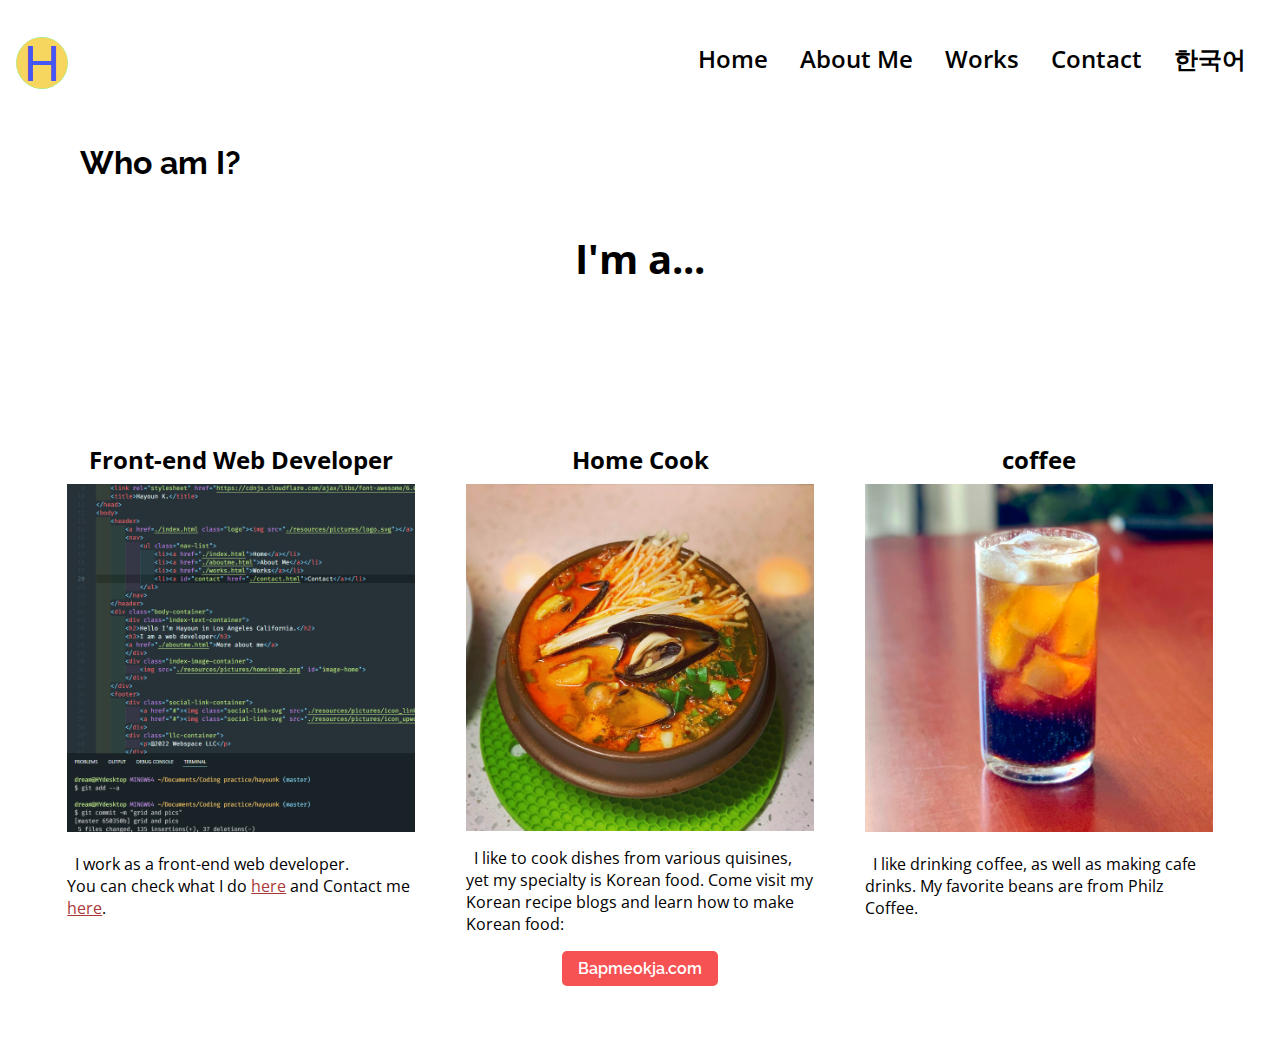
<file: aboutme.html>
<!DOCTYPE html>
<html lang="en">
<head>
  <meta charset="UTF-8">
  <meta http-equiv="X-UA-Compatible" content="IE=edge">
  <meta name="viewport" content="width=device-width, initial-scale=1.0">
  <link href="https://fonts.googleapis.com/css?family=Open+Sans|Raleway:300,400" rel="stylesheet">
  <link rel="stylesheet" href="./resources/css/style.css">
  <title>About Me</title>
</head>
<body>
  <header>
    <a href=./index.html class="logo"><img src="./resources/pictures/newlogo.svg"></a>
    <nav class="navbar">
      <a href="#" class="nav-branding"></a>
      <ul class="nav-menu">
        <li class="nav-item">
          <a href="./index.html" class="nav-link">Home</a>
        </li>
        <li class="nav-item">
          <a href="./aboutme.html" class="nav-link">About Me</a>
        </li>
        <li class="nav-item">
          <a href="./works.html" class="nav-link">Works</a>
        </li>
        <li class="nav-item">
          <a href="./contact.html" class="nav-link">Contact</a>
        </li>
        <li class="nav-item">
          <a href="./kr/aboutme.html" class="nav-link">한국어</a>
        </li>
      </ul>
      <div class="hamburger">
        <span class="bar"></span>
        <span class="bar"></span>
        <span class="bar"></span>
      </div>
    </nav>
  </header>
  <script src="./resources/js/menu.js"></script>
  <div class="body-container">
    <div class="about intro-container">
      <h1>Who am I?</h1>
      <h2>I'm a...</h2>
    </div>
    <div class="about main-container">
      <div class="grid-container">
        <div class="grid-webdev">
            <h3>Front-end Web Developer</h3>
            <img src="./resources/pictures/webdev.png">
            <p>I work as a front-end web developer.<br>You can check what I do 
                <a href="./works.html">here</a> and Contact me <a href="./contact.html">here</a>.</p>
        </div>
        <div class="grid-cook">
            <h3>Home Cook</h3>
            <img src="./resources/pictures/thumb_Soondubu Jjigae_bapmeokja.jpg">
            <p>I like to cook dishes from various quisines, yet my specialty is Korean food. 
                Come visit my Korean recipe blogs and learn how to make Korean food:</p>
            <a class="link-bapmeokja" href="https://www.bapmeokja.com/">Bapmeokja.com</a>
        </div>
        <div class="grid-coffee">
            <h3>coffee</h3>
            <img src="./resources/pictures/coffee.jpg">
            <p>I like drinking coffee, as well as making cafe drinks. My favorite beans are from Philz Coffee.</p>
        </div>
      </div>
    </div>
  </div>
</body>
</html>
</file>
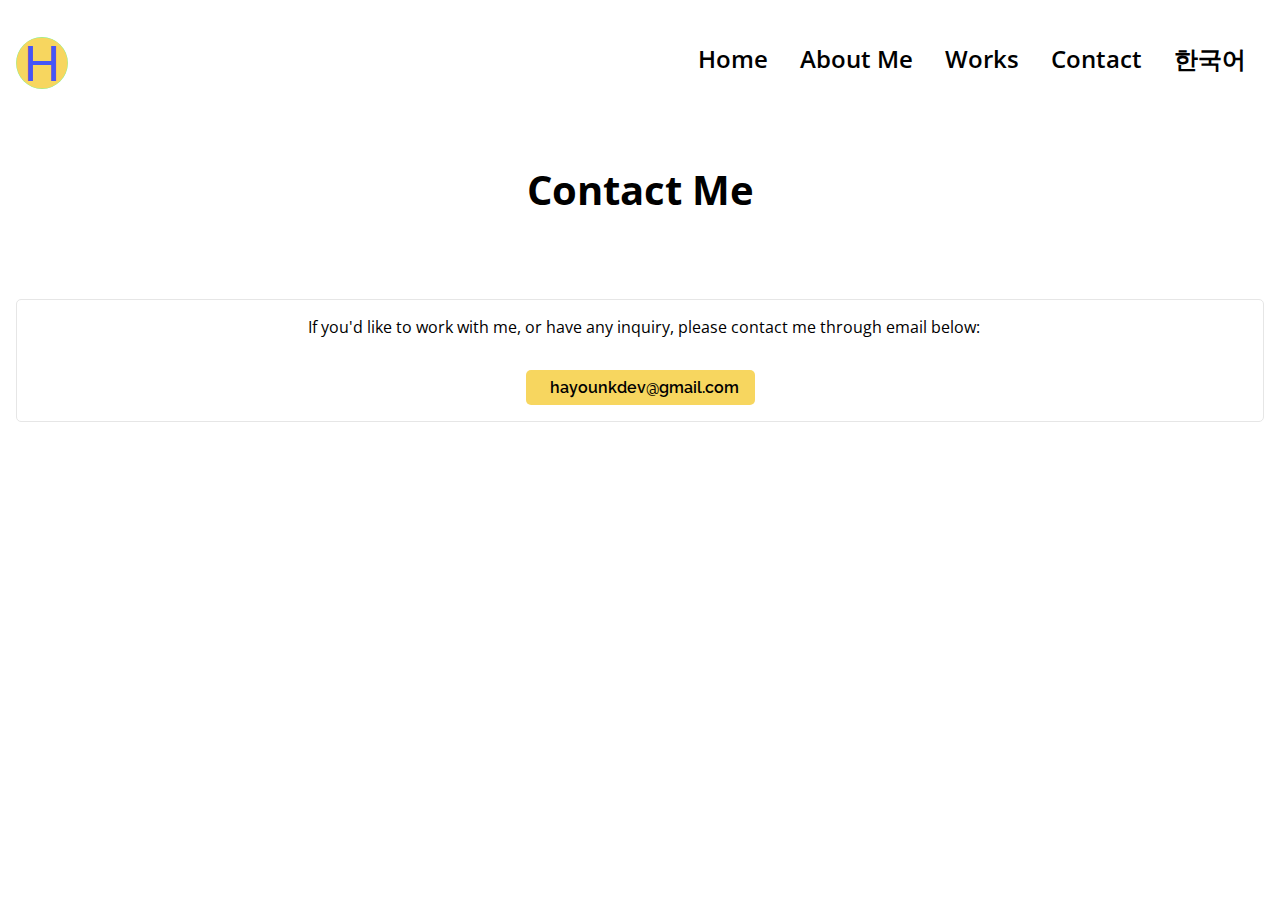
<file: contact.html>
<!DOCTYPE html>
<html lang="en">
<head>
  <meta charset="UTF-8">
  <meta http-equiv="X-UA-Compatible" content="IE=edge">
  <meta name="viewport" content="width=device-width, initial-scale=1.0">
  <link href="https://fonts.googleapis.com/css?family=Open+Sans|Raleway:300,400" rel="stylesheet">
  <link rel="stylesheet" href="./resources/css/style.css">
  <title>Contact</title>
</head>
<body>
  <header>
    <a href=./index.html class="logo"><img src="./resources/pictures/newlogo.svg"></a>


    <nav class="navbar">
      <a href="#" class="nav-branding"></a>
      <ul class="nav-menu">
        <li class="nav-item">
          <a href="./index.html" class="nav-link">Home</a>
        </li>
        <li class="nav-item">
          <a href="./aboutme.html" class="nav-link">About Me</a>
        </li>
        <li class="nav-item">
          <a href="./works.html" class="nav-link">Works</a>
        </li>
        <li class="nav-item">
          <a href="./contact.html" class="nav-link">Contact</a>
        </li>
        <li class="nav-item">
          <a href="./kr/contact.html" class="nav-link">한국어</a>
        </li>
      </ul>
      <div class="hamburger">
        <span class="bar"></span>
        <span class="bar"></span>
        <span class="bar"></span>
      </div>
    </nav>
  </header>
  <script src="./resources/js/menu.js"></script>
  <div class="body-container">
    <div class="contact intro-container">
      <h2>Contact Me</h2>
    </div>
    <div class="contact-body-container">
      <div class="text">
        <p>If you'd like to work with me, or have any inquiry, 
          please contact me through email below:<br></p>
      </div>
      <div class="email">
        <a href="mailto:hayounkdev@gmail.com">hayounkdev@gmail.com</a>
      </div>
    </div>

  </div>
</body>
</html>
</file>
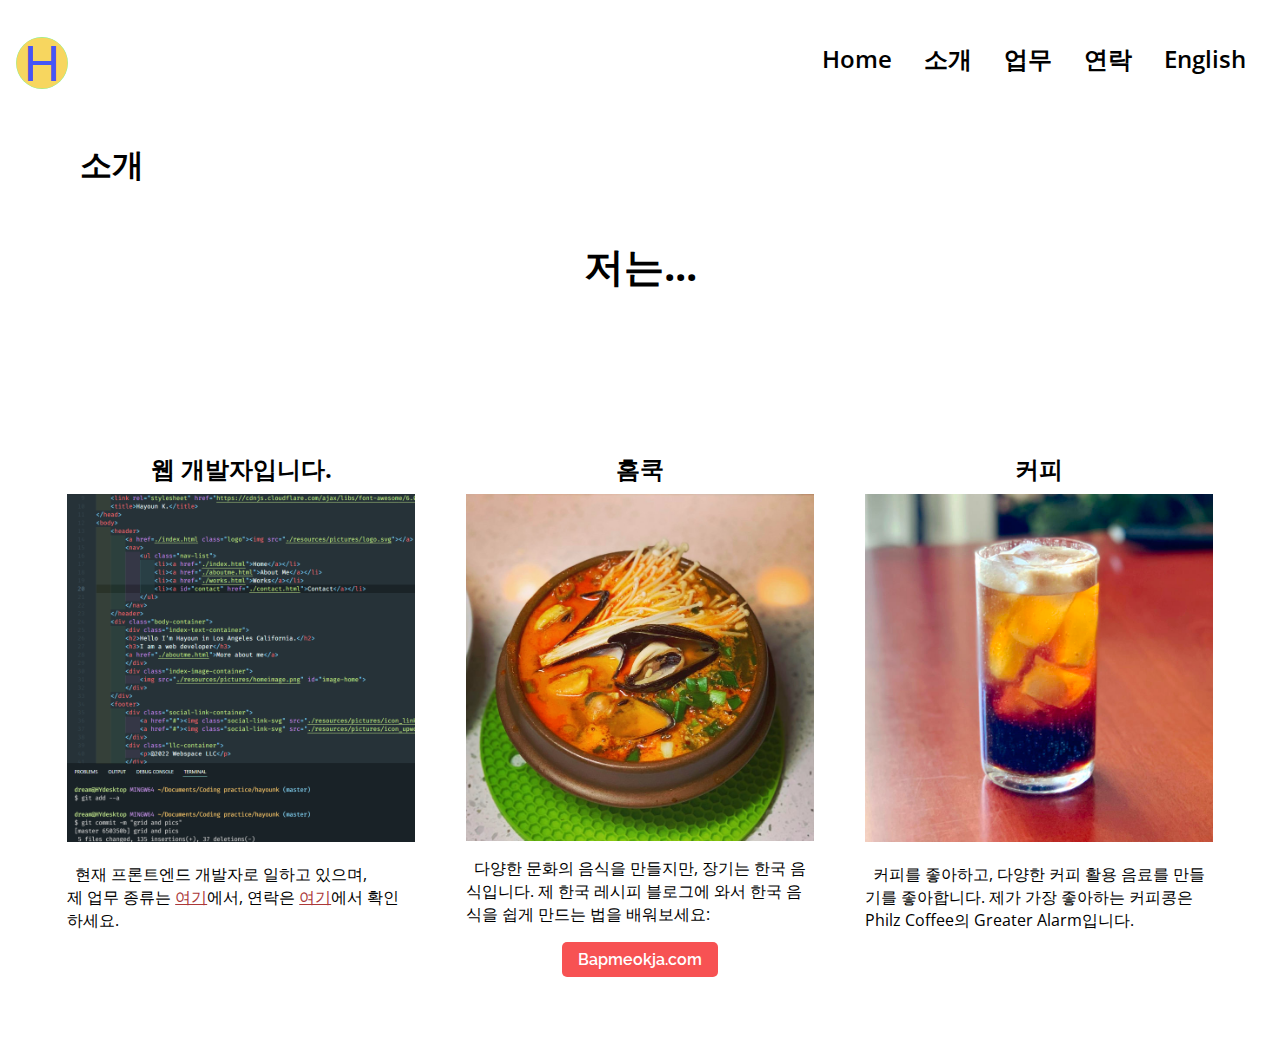
<file: kr/aboutme.html>
<!DOCTYPE html>
<html lang="ko">
<head>
  <meta charset="UTF-8">
  <meta http-equiv="X-UA-Compatible" content="IE=edge">
  <meta name="viewport" content="width=device-width, initial-scale=1.0">
  <link href="https://fonts.googleapis.com/css?family=Open+Sans|Raleway:300,400" rel="stylesheet">
  <link rel="stylesheet" href="../resources/css/style.css">
  <title>소개</title>
</head>
<body>
  <header>
    <a href=./index.html class="logo"><img src="../resources/pictures/newlogo.svg"></a>
    <nav class="navbar">
      <a href="#" class="nav-branding"></a>
      <ul class="nav-menu">
        <li class="nav-item">
          <a href="./index.html" class="nav-link">Home</a>
        </li>
        <li class="nav-item">
          <a href="./aboutme.html" class="nav-link">소개</a>
        </li>
        <li class="nav-item">
          <a href="./works.html" class="nav-link">업무</a>
        </li>
        <li class="nav-item">
          <a href="./contact.html" class="nav-link">연락</a>
        </li>
        <li class="nav-item">
          <a href="../aboutme.html" class="nav-link">English</a>
        </li>
      </ul>
      <div class="hamburger">
        <span class="bar"></span>
        <span class="bar"></span>
        <span class="bar"></span>
      </div>
    </nav>
  </header>
  <script src="../resources/js/menu.js"></script>
  <div class="body-container">
    <div class="about intro-container">
      <h1>소개</h1>
      <h2>저는...</h2>
    </div>
    <div class="about main-container">
      <div class="grid-container">
        <div class="grid-webdev">
            <h3>웹 개발자입니다.</h3>
            <img src="../resources/pictures/webdev.png">
            <p>현재 프론트엔드 개발자로 일하고 있으며,<br>제 업무 종류는 
                <a href="./works.html">여기</a>에서, 연락은 <a href="./contact.html">여기</a>에서 확인하세요.</p>
        </div>
        <div class="grid-cook">
            <h3>홈쿡</h3>
            <img src="../resources/pictures/thumb_Soondubu Jjigae_bapmeokja.jpg">
            <p>다양한 문화의 음식을 만들지만, 장기는 한국 음식입니다. 
                제 한국 레시피 블로그에 와서 한국 음식을 쉽게 만드는 법을 배워보세요:</p>
            <a class="link-bapmeokja" href="https://www.bapmeokja.com/">Bapmeokja.com</a>
        </div>
        <div class="grid-coffee">
            <h3>커피</h3>
            <img src="../resources/pictures/coffee.jpg">
            <p>커피를 좋아하고, 다양한 커피 활용 음료를 만들기를 좋아합니다. 제가 가장 좋아하는 커피콩은 Philz Coffee의 Greater Alarm입니다.</p>
        </div>
      </div>
    </div>
  </div>
</body>
</html>
</file>
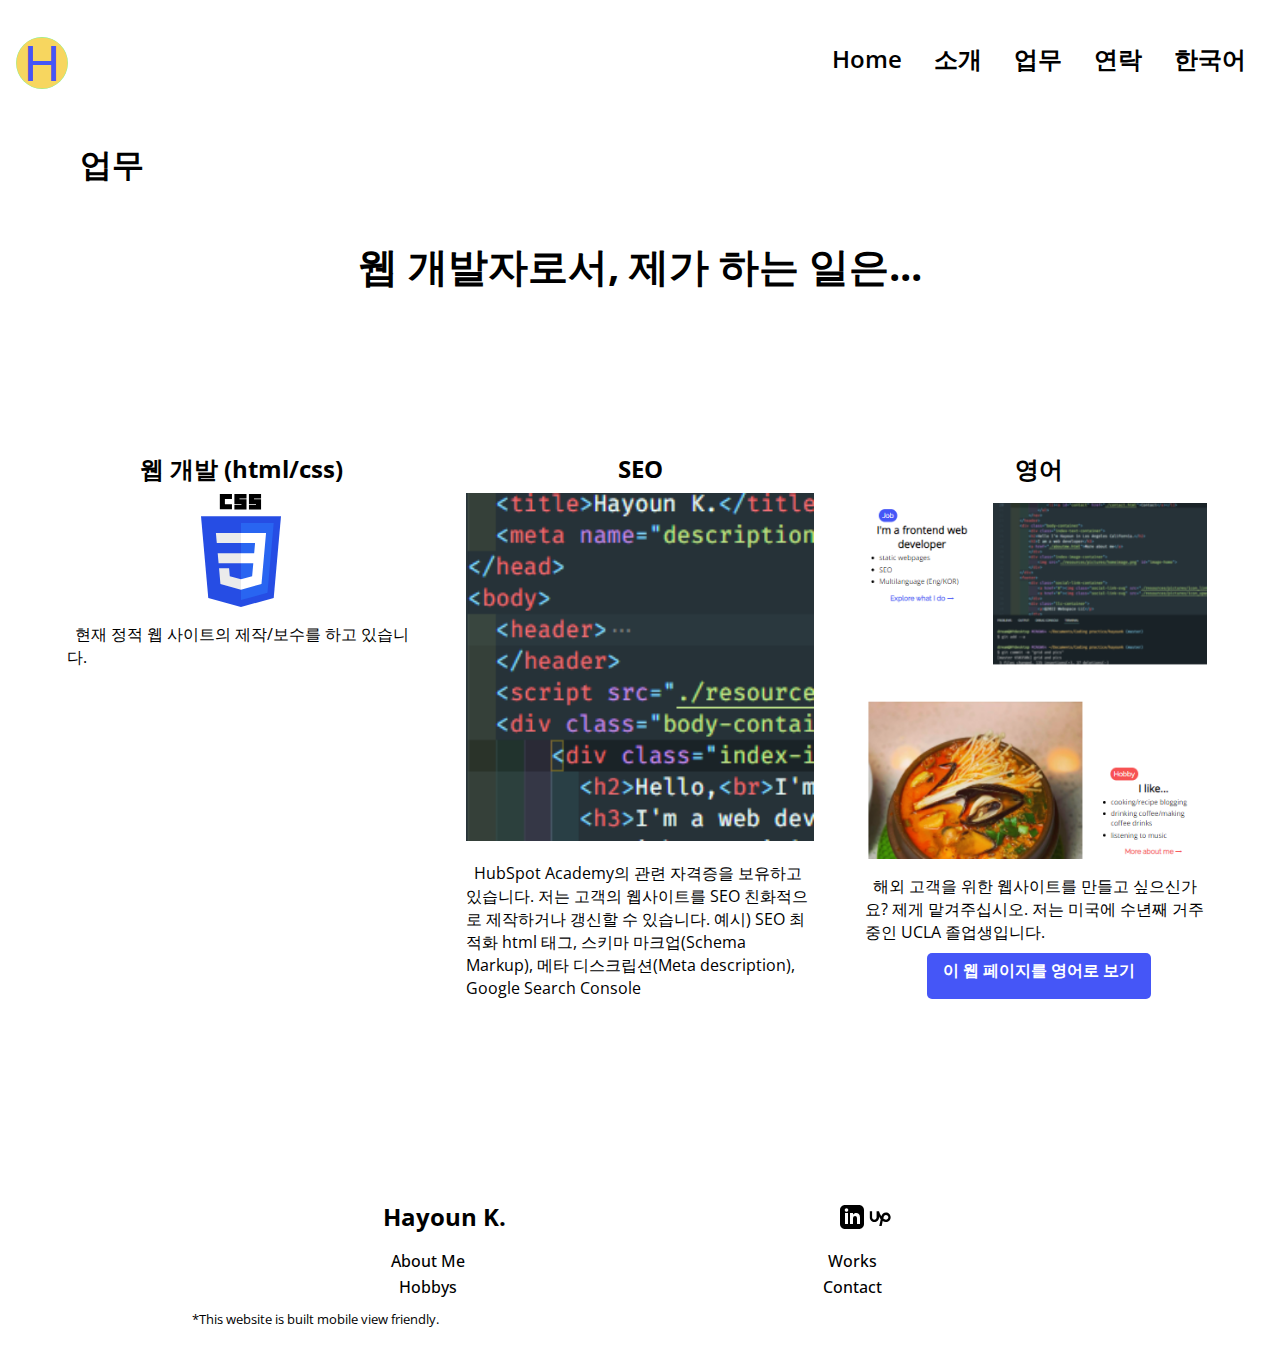
<file: kr/works.html>
<!DOCTYPE html>
<html lang="ko">
<head>
  <meta charset="UTF-8">
  <meta http-equiv="X-UA-Compatible" content="IE=edge">
  <meta name="viewport" content="width=device-width, initial-scale=1.0">
  <link href="https://fonts.googleapis.com/css?family=Open+Sans|Raleway:300,400" rel="stylesheet">
  <link rel="stylesheet" href="../resources/css/style.css">
  <title>업무</title>
</head>
<body>
  <header>
    <a href=../index.html class="logo"><img src="../resources/pictures/newlogo.svg"></a>
    <nav class="navbar">
      <a href="#" class="nav-branding"></a>
      <ul class="nav-menu">
        <li class="nav-item">
          <a href="./index.html" class="nav-link">Home</a>
        </li>
        <li class="nav-item">
          <a href="./aboutme.html" class="nav-link">소개</a>
        </li>
        <li class="nav-item">
          <a href="./works.html" class="nav-link">업무</a>
        </li>
        <li class="nav-item">
          <a href="./contact.html" class="nav-link">연락</a>
        </li>
        <li class="nav-item">
          <a href="../works.html" class="nav-link">한국어</a>
        </li>
      </ul>
      <div class="hamburger">
        <span class="bar"></span>
        <span class="bar"></span>
        <span class="bar"></span>
      </div>
    </nav>
  </header>
  <script src="../resources/js/menu.js"></script>
  <div class="body-container">
    <div class="works intro-container">
      <h1>업무</h1>
      <h2>웹 개발자로서, 제가 하는 일은...</h2>
    </div>
    <div class="works main-container">
      <div class="grid-container">
        <div class="grid-static">
          <h3>웹 개발 (html/css)</h3>
          <div class="image-container"><img src="../resources/pictures/CSS3.svg"></div>
          <p>현재 정적 웹 사이트의 제작/보수를 하고 있습니다.</p>
        </div>
        <div class="grid-seo">
          <h3>SEO</h3>
          <img src="../resources/pictures/SEO.png" alt="image for SEO description">
          <p>HubSpot Academy의 관련 자격증을 보유하고 있습니다. 저는 고객의 웹사이트를 SEO 친화적으로 제작하거나 갱신할 수 있습니다.
            예시) SEO 최적화 html 태그, 스키마 마크업(Schema Markup), 메타 디스크립션(Meta description), Google Search Console
          </p>
        </div>
        <div class="grid-korean">
          <h3>영어</h3>
          <img src="../resources/pictures/english.png" alt="image for Korean description">
          <p>해외 고객을 위한 웹사이트를 만들고 싶으신가요? 제게 맡겨주십시오. 저는 미국에 수년째 거주중인 UCLA 졸업생입니다.</p>
          <a href="../works.html">이 웹 페이지를 영어로 보기</a>
        </div>
      </div>
    </div>
  </div>
  <footer>
    <div class="footer-container">
      <h2>Hayoun K.</h2>
      <div class="social-link-container">
        <a href="#"><img class="social-link-svg" src="../resources/pictures/iconmonstr-linkedin-3.svg"></a>
        <a href="#"><img class="social-link-svg" src="../resources/pictures/icon_upwork.svg"></img></a>
      </div>
    </div>
    <div class="footer-menu">
      <a href="#">About Me</a>
      <a href="#">Works</a>
      <a href="#">Hobbys</a>
      <a href="#">Contact</a>
    </div>
    <p>*This website is built mobile view friendly.</p>
  </footer>
</body>
</html>
</file>
<file: resources/css/style.css>
/* root css */

:root {
  --clr-primary: #FFFECC;
  --clr-header: #FFFEA6;
  --clr-box: #E6E6E6;
  --clr-button: black;
  --clr-blue: #4556F7;
  --clr-darkblue: #222A78;
  --clr-yellow: #F7D65F;
  --clr-darkyellow: #C4AA4B;
  --clr-red: #F75253;
  --clr-darkred: #AB3838;
  --clr-green: #77F79B;
  --clr-darkgreen: #5EC47B;
  --clr-text: hsl(359, 100%, 30%);
  --fnt-title: 'Open Sans', Sans-Serif;
  --fnt-primary: 'Open Sans', Sans-Serif;
  --fnt-secondary: 'Raleway', Sans-Serif;
  --fs-xl: 2.5rem;
  --fs-600: 1.5rem;
  --fs-500: 1.1rem;
  --fs-400: 1rem;
  --fs-350: 0.9rem;
  --fs-300: 0.8rem;
  --fs-250: 0.7rem;

}

* {
  margin: 0;
  padding: 0;
  font-family: 'Open Sans', sans-serif;
}

h2 {
  font-size: var(--fs-xl);
}

a {
  text-decoration: none;
}

a:visited {
  text-decoration: none;
  color: black;
}

li {
  list-style: none;
}

/* Header css */

header {
  display: flex;
  position: fixed;
  box-sizing: border-box;
  top: 0px;
  justify-content: space-between;
  align-items: center;
  width: 100%;
  padding-top: 10px;
  padding-bottom: 10px;
  background-color: white;
  padding-left: 10px;
  padding-right: 10px;
}

.logo {
  width: 7vh;
  height: 7vh;
}

/* nav css */

.nav *{
  box-sizing: border-box;
}

.nav a {
  color: white;
  text-decoration: none;
}

.navbar {
  min-height: 70px;
  display: flex;
  justify-content: space-between;
  align-items: center;
  padding: 0 24px;
  z-index: 2;
}

.nav-menu {
  display: flex;
  /* justify-content: space-between; */
  /* align-items: center; */
  /* padding-left: 2em; */
  padding-top: 1rem;
  gap: 60px;
}

.nav-branding {
  font-size: 2rem;
}

.nav-link {
  transition: 0.7s ease;
  font-size: var(--fs-600);
  font-weight: 600;
  color: black;
}

.nav-link:hover {
  color: var(--clr-green);
}

/* .hamburger {
  display: none;
  cursor: pointer;
} */

.bar{
  display: block;
  width: 25px;
  height: 3px;
  margin: 5px auto;
  -webkit-transition: all 0.3s ease-in-out;
  transition: all 0.3s ease-in-out;
  background-color: black;
}

  .hamburger {
    display: block;
  }
  
  .hamburger.active .bar:nth-child(2) {
    opacity: 0;
  }

  .hamburger.active .bar:nth-child(1) {
    transform: translateY(8px) rotate(45deg);
  }

  .hamburger.active .bar:nth-child(3) {
    transform: translateY(-8px) rotate(-45deg);
  }

  .nav-menu {
    position:fixed;
    top: 90px;
    right: -100%;
    gap: 0;
    flex-direction: column;
    background-color: white;
    width: 100%;
    height:calc(100vh - 90px);
    /* text-align: center; */
    z-index: 1;
    opacity: 0;
    transition:opacity 150ms ease-in-out;
  }

  .nav-item{
    margin: 16px 0;
    padding-left: 2rem;
  }
  .nav-menu.active {
  right: 0;
  z-index: 2;
  opacity: 1;
  }

  /* desktop */
@media screen and (min-width: 800px) and (orientation: landscape){
  
  .logo {
    width: 5vw;
    height: 5vw;
  }
  
  .hamburger{
    display: none;
    cursor: pointer;
  }

  .nav-menu {
    position: static;
    top: 0;
    right: 0;
    flex-direction: row;
    height: 90px;
    opacity: 1;
    background: none;
  }

    .nav-link {
    transition: color 100ms;
  }

  #contact {
    background-color: black;
    color:white;
    padding: 0.3rem 0.5rem;
    border-radius: 5px;
  }
}



/* body css */

.body-container {
  display: flex;
  flex-wrap: wrap;
  margin-top: calc(90px + 20px + 1rem);
  padding-left: 1rem;
  padding-right: 1rem;
  padding-bottom: 1rem;
}

.body-container > div {
  width: 100%;
}

.button {
  border-radius: 10px;
  box-sizing: border-box;
  padding: 0.3em 0.3em;
  font-family: var(--fnt-secondary);
  font-weight: 600;
}

.tag {
  color: white;
  border-radius: 50px;
  padding: 0.3em 0.5em;
  font-family: var(--fnt-secondary);
}

.intro-container {
  display: flex;
  flex-wrap: wrap;
  padding-top: 2vh;
}

.intro-container h1 {
  width: 100%;
  margin-bottom: 2rem;
  margin-left: 1rem;
  font-family: var(--fnt-secondary);
}

.intro-container h2 {
  width: 100%;
  text-align: center;
  padding-top: 2vh;
  padding-bottom: 2vh;
  margin-bottom: 5vw;
  font-size: var(--fs-xl)
}

.grid-container {
  width: 100%;
  display: grid;
}

.grid-container h3 {
  font-size: var(--fs-600);
  text-align: center;
  padding-bottom: 0.5rem;
}

.grid-container p {
  box-sizing: border-box;
  text-indent: 0.5rem;
  margin-top: 1rem;
}

.grid-container > div[class] {
  margin-bottom: 2rem;
}

@media screen and (min-width:800px) and (orientation:landscape) {
  .grid-container {
    grid-template-columns: 1fr 1fr 1fr;
    /* grid-template-rows: 2rem 521px 1fr 1fr; */
    gap: 4vw;
    margin: 3vh 4vw;
    width: 92vw;
  }

  .intro-container h1{
    margin-left: 4rem;
  }

.body-container {
  justify-content: center;
}

  .intro.body-container > div {
    width: 50vw;
  }
}

.main-container {
  display: flex;
  justify-content: center;
}

/* footer css */

footer {
  margin-top: 5rem;
  padding-top: 1.5rem;
  padding-bottom: 1.5rem;
}

.footer-container {
  display: flex;
  justify-content: space-between;
  margin-left: 1.5rem;
  margin-right: 1.5rem;
}

.social-link-container {
  display: flex;
  flex-wrap: nowrap;
}

.social-link-svg {
  width: 1.5rem;
  box-sizing: border-box;
  padding-top: 0.3rem;
  margin-right: 0.3rem;
}

footer h2 {
  font-size: var(--fs-600)
}

footer p {
  font-size: var(--fs-300);
}

.footer-menu {
  display: grid;
  grid-template-rows: 1fr 1fr;
  grid-template-columns: 1fr 1fr;
  margin: 1rem 1.5rem;
  gap: 10% 0;
}

.footer-menu a {
  font-weight: 500;
  color: black;
}

@media screen and (min-width: 800px) {
  footer {
    margin-left: 15vw;
    margin-right: 15vw;
    margin-top: 8vw;
  }
  .footer-container {
    justify-content: space-around;
  }
  .footer-menu{
    text-align: center;
  }
}

/* index css */

.index-intro-container {
  display: flex;
  flex-wrap: wrap;
  justify-content: center;
  padding-top: 3rem;
}

.index-intro-container > * {
  width: 100%;
  text-align: center;
  padding-bottom: 1em;
}

.design {
  display: flex;
  flex-wrap: nowrap;
  width: 100%;
  margin-left: 1.5rem;
}

.index-intro-container h3 {
  font-size: var(--fs-600);
}

.index-intro-container h3 span {
  font-size: var(--fs-500);
}

.index-intro-container p {
  margin-top: 1.5em;
}

.index-webdev-container,
.index-hobby-container,
.index-contact-container {
  display: flex;
  flex-wrap: wrap;
  /* flex-direction: column; */
  justify-content: center;
  text-align: center;
  margin-top: 5rem;
}

.index-webdev-container h3,
.index-hobby-container h3,
.index-contact-container h3 {
  width: 100%;
  font-size: var(--fs-600);
}

.index-webdev-container li,
.index-hobby-container li {
  margin-top: 0.3em;
  text-align: left;
  list-style: disc;
}

.webdev-text-container,
.hobby-text-container {
  display: flex;
  flex-wrap: wrap;
  justify-content: center;
}

ul {
  width: 80%;
}

.image-container img {
  width: 100%;
  border-radius: 5px;
}

.buttoncontainer {
  width: 100%;
  margin-top: 1em;
}

/* tag background-color */
.tag.webdev {
  background-color: var(--clr-blue);
}

.tag.hobby {
  background-color: var(--clr-red);
}

.tag.contact {
  background-color: var(--clr-yellow);
}

/* button color */
.button.webdev {
  color: var(--clr-blue);
}

.button.webdev:hover {
  color: var(--clr-darkblue);
}

.button.hobby {
  color: var(--clr-red);
}

.button.hobby:hover {
  color: var(--clr-darkred);
}

.button.contact {
  color: var(--clr-yellow);
}

.button.contact:hover {
  color: var(--clr-darkyellow);
}

.wrapper-container {
  display: flex;
  justify-content: center;
}

.wrapper-button {
  display: flex;
  justify-content: center;
  height: 50px;
  /* margin-top: 130px; */
}

.wrapper-button span{
  display: block;
  clip-path: polygon(50% 100%, 0 50%, 100% 50%);
  background-color: var(--clr-darkblue);
  width: 50px;
  height: 50px;
  transition:all ease-in-out 0.5s;
  z-index: -1;
}

.wrapper-button.active span{
  display: block;
  clip-path: polygon(50% 50%, 0 100%, 100% 100%);
  background-color: var(--clr-blue);
  width: 50px;
  height: 50px;
  transition:all ease-in-out 0.5s;
}

.wrapper {
  visibility: hidden;
  max-height: 0;
  opacity: 0;
  transition: visibility 0.5s ease-in-out 0s,
  max-height 0.5s ease-in-out 0s,
  opacity 0.5s ease-in-out 0s;
  margin-bottom: 2rem;
  overflow-y: hidden;
}

.wrapper.active {
  visibility: visible;
  max-height: 2000px;
  opacity: 1;
  transition: visibility 0.5s ease-in-out 0s,
  max-height 0.5s ease-in-out 0s,
  opacity 0.5s ease-in-out 0s;
}

.wrapper-button.active span{
  color: #77F79B;
}

/* desktop alignment */
@media screen and (min-width:800px) {
  
  .index-webdev-container {
    display: grid;
    grid-template-columns: 1fr 2fr;
    gap: 5vw;
  }

  .index-hobby-container {
    display: grid;
    grid-template-columns: 2fr 1fr;
    gap: 5vw;
  }

  .webdev-text-container {
    grid-column: 1 / span 1;
    align-self: center;
  }

  .webdev.image-container {
    grid-column: 2 / span 1;
  }

  .hobby-text-container {
    grid-column: 2 / span 1;
    align-self: center;
  }

  .hobby.image-container {
    grid-column: 1 / span 1;
    grid-row: 1 / span 1;
  }


}

/* clock */
#clock {
  font-family: var(--fnt-secondary), sans-serif;
  color: black;
  background-color: var(--clr-box);
  font-size: 1.5rem;
  text-align: center;
  width: clamp(200px, 50%, 300px);
  margin: auto;
  padding: 1rem 1rem 1rem 1rem;
  border-radius: 5px;
}

.index-image-container {
  display: none;
}



/* aboutme css */

.grid-container img {
  width: 100%;
}

.grid-cook {
  display: flex;
  flex-wrap: wrap;
  justify-content: center;
}

.link-bapmeokja {
  box-sizing: border-box;
  color: white;
  font-weight: 600;
  text-align: center;
  background-color: var(--clr-red);
  border-radius: 5px;
  padding: 0.5rem 1rem;
  margin-top: 1rem;
  font-family: var(--fnt-secondary);
}

p a {
  text-decoration: underline;
  color: var(--clr-darkred);
}

@media screen and (min-width:800px) and (orientation:landscape) {

  .grid-webdev {
    grid-column: 1 / span 1;
  }

  .grid-cook {
    grid-column: 2 / span 1;
  }

  .grid-coffee {
    grid-column: 3 / span 1;
  }
}


/* works css */

.grid-container > div {
  margin-top: 3rem;
}

.grid-landing {
  display: flex;
  flex-wrap: wrap;
  justify-content: center;
}

.grid-korean {
  display: flex;
  flex-wrap: wrap;
  justify-content: center;
}

.grid-landing a {
  box-sizing: border-box;
  color: white;
  font-weight: 600;
  text-align: center;
  background-color: var(--clr-blue);
  border-radius: 5px;
  padding: 0.5rem 1rem;
  margin-top: 1.5rem;
  font-family: var(--fnt-secondary);
}

.grid-korean a {
  box-sizing: border-box;
  color: white;
  font-weight: 600;
  text-align: center;
  background-color: var(--clr-blue);
  border-radius: 5px;
  padding: 0.5rem 1rem;
  margin-top: 1.5rem;
  font-family: var(--fnt-secondary);
}

.grid-static .image-container {
  display: flex;
  width: calc(100vw - 2rem);
  height:calc(100vw - 2rem);
  justify-content: center;
}

.grid-static img {
  width: 80px;
}

.others {
  margin-top: 3rem;
  display: flex;
  flex-wrap: wrap;
  gap: 2rem;
  padding-left: 1rem;
  padding-right: 1rem;
}

.others > div {
  display: flex;
  flex-wrap: wrap;
  justify-content: center;
  gap: 1rem;
}

.others h2 {
  font-size: 1.5rem;
  margin-bottom: 1.5rem;
  width: 100%;
  text-align: center;
}

.others > div img {
  width: 100%;
}

.seo {
  margin-bottom: 1rem;
  flex: 1 1 300px;
}

.seo h3 {
  text-align: center;
  margin-bottom: 1rem;
}

.academy-badge img {
  max-width: 100%;
}

/* .seo img {
  width: 100%;
} */

.responsive {
  flex: 1 1 300px;
}

.responsive h3 {
  text-align: center;
}

@media screen and (min-width:800px) and (orientation:landscape) {
  
  .works.grid-container > div {
    display: grid;
    grid-template-rows: 80px 600px 100px 40px;
    align-items: center;
  }

  .works.grid-container > div > p {
    align-self: start;
  }

  .grid-static {
    grid-column: 1 / span 1;
  }

  .grid-landing {
    grid-column: 2 / span 1;
  }

  .grid-korean {
    grid-column: 3 / span 1;
  }

  .grid-korean a {
    margin-top: 0;
    margin-left: 1rem;
    margin-right: 1rem;
  }

  .grid-container .image-container {
    width: auto;
    height: auto;
  }
  /* .grid-container img {
    width: 100%;
    height: 100%;
  } */
  
  .others {
    justify-content: center;
    gap: 100px;
  }

  .seo {
    max-width: 500px;
  }

  .responsive {
    max-width: 500px;
  }
}

/* contact css */
.contact-body-container {
  border: solid 1px var(--clr-box);
  border-radius: 5px;
}

.contact-body-container > div {
  padding: 1rem 0.5rem;
  display: flex;
  justify-content: center;
  text-indent: 0.5rem;
}

.contact-body-container a {
  color: black;
  font-weight: 600;
  text-align: center;
  background-color: var(--clr-yellow);
  border-radius: 5px;
  padding: 0.5rem 1rem;
  font-family: var(--fnt-secondary);
}
</file>
<file: Landing page pomerleau/resources/style.css>
:root {
  --fnt-primary:'Alfa Slab One', Cursive;
  --fnt-secondary: 'Gentium Book Basic', Serif;
}

* {
  padding: 0;
  margin: 0;
  box-sizing: border-box;
}

body {
  background-image: url(./images/background.jpg);
  background-size: cover;
  position:relative;
}

/* header css */

header {
  height: 5rem;
}

.nav *{
  box-sizing: border-box;
}

.nav a {
  color: white;
  text-decoration: none;
}

.navbar {
  display: flex;
  align-items: center;
  z-index: 2;
}

.nav-menu {
  display: flex;
  padding-top: 1rem;
  gap: 60px;
}

.nav-branding {
  display: flex;
  align-items: center;
  font-size: 1.5rem;
  padding: 0 5rem;
  background-color: white;
  height: 109px;
  text-decoration: none;
  color: black;
  font-family: var(--fnt-secondary);
  text-decoration: solid underline 5px;
}

.nav-link {
  transition: 0.7s ease;
  font-size: var(--fs-600);
  font-weight: 600;
  color: black;
}

.nav-link:hover {
  color: var(--clr-green);
}

.bar{
  display: block;
  width: 25px;
  height: 3px;
  margin: 5px auto;
  -webkit-transition: all 0.3s ease-in-out;
  transition: all 0.3s ease-in-out;
  background-color: white;
}

.hamburger {
  display: block;
  background-color: black;
  padding: 2.5rem 2.5rem;
}

.hamburger.active .bar:nth-child(2) {
  opacity: 0;
}

.hamburger.active .bar:nth-child(1) {
  transform: translateY(8px) rotate(45deg);
}

.hamburger.active .bar:nth-child(3) {
  transform: translateY(-8px) rotate(-45deg);
}

.nav-menu {
  position:fixed;
  top: calc(25px + 5rem);
  right: -100%;
  gap: 0;
  flex-direction: column;
  background-color: white;
  width: 100%;
  height:calc(100vh - 90px);
  /* text-align: center; */
  z-index: 1;
  opacity: 0;
  transition:opacity 150ms ease-in-out;
}

.nav-item{
  margin: 16px 0;
  padding-left: 2rem;
}
.nav-menu.active {
right: 0;
z-index: 1;
opacity: 1;
}

/* body css */
.body-container {
  width: auto;
  margin-top: 8rem;
  color:white;
  margin-left: calc(25px + 5rem);
  margin-right: calc(25px + 5rem);
}

.body-container h2 {
  font-size: 5rem;
  font-family: var(--fnt-primary);
}

.button-container {
  display: flex;
  width: 100%;
  justify-content: space-between;
  /* padding: 0 3rem; */
  margin-top: 18rem;
}

.arrow-button {
  display: flex;
  margin-right: 2rem;
}

.arrow-button > div {
  display: flex;
  align-items: center;
  justify-content: center;
  border: solid white 1px;
  width: 5rem;
  height: 5rem;
}

.arrow-button > div > p {
  font-size: 3rem;
  font-weight: 600;
}

.text-button {
  display: flex;
  align-items: center;
}

.text-button > a {
  border-style: solid;
  border-color: white;
  border-width: 3px;
  padding: 1.5rem 6rem;
  font-family: var(--fnt-secondary);
  font-size: 1.5rem;
  text-transform: uppercase;
}

/* mobile view */

@media screen and (max-width: 800px) {
  .body-container {
    margin-left: 0;
    margin-right: 0;
  }

  .navbar{
    width: 100%;
  }

  .nav-branding {
    padding: 0 1rem;
    width: 100%;
    justify-content: center;
  }

  .body-container h2 {
    font-size: 3.5rem;
    margin-left: 1rem;
  }

  .button-container {
    margin-top: 6.5rem;
    flex-wrap: wrap;
    justify-content: center;
  }

  .arrow-button {
    width: 100%;
    justify-content: space-between;
    margin-right: 0;
    margin-bottom: 6.5rem;
  }

  .arrow-button > div {
    width: 1.5rem;
    height: 1.5rem;
  }

  .arrow-button > div > p {
    font-size: 1rem;
    font-weight: 600;
  }

  .text-button {
    /* display: block; */
    width: 75%;
    justify-content: space-around;
  }

  .text-button > a {
    padding: 1rem 1rem;
    font-size: 0.8rem;
  }
}
</file>
<file: Landing page webspace/resources/css/style.css>
:root {
  --clr-primary:#3F4FE0;
  --clr-bg-blue:#F0F1FA;
  --clr-font:hsl(234, 6%, 40%);
  --clr-font-two:hsl(234, 7%, 44%);
}

* {
  padding: 0;
  margin: 0;
  box-sizing: border-box;
  font-family: 'DM Sans', sans-serif;
}

a {
  text-decoration: none;
}

.logo span {
  color: var(--clr-primary);
}

.section-title {
  border-left: solid 2px hsl(234, 72%, 56%);
  padding-left: 2px;
  font-size: 0.875rem;
  font-weight: 400;
  color: var(--clr-font);
  margin-bottom: 10px;
}

.button-blue {
  background-color: var(--clr-primary);
  color:white;
  padding-left: 2rem;
  padding-right: 2rem;
  padding-top: 1rem;
  padding-bottom: 1rem;
}

/* header */

header {
  padding-top: 2rem;
  padding-bottom: 2rem;
  width: 100%;
  display: flex;
  justify-content: center;
  background-color: var(--clr-bg-blue);
}

.navbar {
  display: flex;
  flex-wrap: nowrap;
  width: clamp(50%, 1170px, 100%);
  justify-content: space-between;
}

.contact {
  padding-left: 1.375rem;
  padding-right: 1.375rem;
  padding-top: 0.625rem;
  padding-bottom: 0.625rem;
  background-color: black;
  color: white;
}

@media screen and (max-width: 1300px) {
  .navbar {
    padding-left: 5vw;
    padding-right: 5vw;
  }
}

/* body */
.body-container {
  display: flex;
  justify-content: center;
  flex-wrap: wrap;
}

/* hero */
.hero-background {
  background-color: var(--clr-bg-blue);
  display: flex;
  justify-content: center;
  margin-bottom: 100px;
  padding-bottom: 100px;
}

.hero {
  padding-top: 1rem;
  display: grid;
  grid-template-columns: 1fr 1fr;
  grid-template-rows: 1fr 60px;
  width: clamp(50%, 1170px, 100%);
  background-color: var(--clr-bg-blue);

}

.hero-text-container {
  padding-right: 2rem;
  padding-left: 1rem;
  display: flex;
  flex-wrap: wrap;
  align-items: center;
}

.hero-text-container h1 {
  padding-top: 1rem;
  padding-bottom: 1rem;
  width: 100%;
  /* line-height: 2; */
  font-size: 3.75rem;
}

.hero-text-container p {
  color: var(--clr-font);
  width: 100%;
}

.hero-image-container {
  grid-area: 1 / 2 / span 2 / span 1;
  max-height: 500px;
}

.hero-image-one {
  clip-path: polygon(4% 0, 52% 0, 52% 100%, 4% 100%);
  position: relative;
}

.hero-image-two {
  clip-path: polygon(52% 0, 100% 0, 100% 100%, 52% 100%);
  position: relative;
  top: -400px;
  left: 50px;
}

.hero-button-container {
  padding-left: 1rem;
  display: flex;
  height:fit-content;
}

.button-transparent {
  padding-left: 2rem;
  padding-right: 2rem;
  padding-top: 1rem;
  padding-bottom: 1rem;
  border: solid black 1px;
  margin-left: 1.5rem;
}

@media screen and (max-width: 1300px) {
  .hero {
    grid-template-columns: 1fr;
    grid-template-rows: 1fr 150px;
    gap: 5rem;
    padding-left: 5vw;
    padding-right: 5vw;
  }
  
  .hero-image-container {
    display:none;
  }

  .hero-text-container {
    padding-right: 3rem;
    padding-left: 0;
  }

  .hero h1 {
    font-size: 2.5rem;
  }

  .hero-button-container {
    padding-left: 0;
  }
}

/* about */

.about {
  display: flex;
  margin-bottom: clamp(100px, 8rem, 180px);
}

.about-text-container {
  margin-left: 130px;
  padding-top: 4rem;
  max-width: 600px;
}

.about-text-container h3 {
  font-size: 2rem;
  margin-bottom: 1rem;
}

.about-text-container p {
  margin-bottom: 1.5rem;
}

.about-button-container {
  margin-top:3rem;
}

@media screen and (max-width: 1000px) {
  .about {
    flex-wrap: wrap;
    justify-content: center;
    padding-left: 5vw;
    padding-right: 5vw;
    max-width: 600px;
  }
  
  .about-image-container img {
    width: 240px;
  }

  .about-text-container {
    margin-left: 0;
  }
}

/* serivce */

.service {
  width: clamp(50%, 1170px, 100%);
}

.icon {
  /* width: 82px;
  height: 82px; */
  vertical-align:middle;
}

/* .service-text-container {
  padding-left: 1.5rem;
} */

.service-box-container {
  display: flex;
  justify-content: center;
}

.service-box-container > div {
  max-width: 300px;
  padding-top: 3rem;
  padding-bottom: 3rem;
  padding-right: 3rem;
  padding-left: 3rem;
  /* margin-right: 2rem; */
}

.service-box-container p {
  font-size: 14px;
}

.box-korean {
  max-width: 300px;
  padding-top: 3rem;
  padding-bottom: 3rem;
  padding-right: 3rem;
  padding-left: 3rem;
  /* margin-right: 2rem; */
}

@media screen and (max-width: 1000px) {
  .service {
    display: flex;
    flex-wrap: wrap;
    padding-left: 5vw;
    padding-right: 5vw;
    max-width: 600px;
    justify-content: center;
  }

  .service-text-container {
    padding-left: 0;
    width: 100%;
  }

  .service-box-container {
    flex-wrap: wrap;
    justify-content: center;
  }
}



/* footer */
footer {
  background-color: black;
  padding-top: 6rem;
}


.cta {
  display: flex;
  flex-wrap: wrap;
  justify-content: center;
  background-color: var(--clr-primary);
  margin-top: 6rem;
  margin-left: 8.5rem;
  margin-right: 8.5rem;
  margin-bottom: 6rem;
  height: clamp(200px, 300px, 500px);
}

.cta .section-title {
  margin-top: 4rem;
  margin-bottom: 0.75rem;
  margin-left: 100px;
  margin-right: 100px;
  height: fit-content;
  text-align: center;
  color: white;
  border-left: solid 2px #140a05;
}

.cta h3 {
  font-size: 2.5rem;
  color: white;
  width: 100%;
  text-align: center;
}

.cta-button-container {
  margin-top: 2rem;
}

.button-white  {
  color: var(--clr-primary);
  background-color: white;
  padding-left: 2rem;
  padding-right: 2rem;
  padding-top: 1rem;
  padding-bottom: 1rem;
  font-weight: 600;
  margin-right: 2rem;
}

.cta .button-blue {
  border: solid white 1px;
}

.footer-nav {
  display: flex;
  justify-content: space-between;
  margin-left: 8.5rem;
  margin-right: 8.5rem;
  margin-bottom: 1.75rem;
  border-bottom: 1px solid var(--clr-font);
}

.footer-nav .logo {
  color: white;
  font-weight: 700;
}

.social-icons {
  display: flex;
}

.social-icons li {
  margin-left: 1rem;
}

.copyright {
  color: var(--clr-font);
  text-align: center;
}

@media screen and (max-width: 1000px) {
footer {
  padding-top: 5vh;
}

  .cta {
    margin-left: 5vw;
    margin-right: 5vw;
    margin-top: 5vh;
  }

  .footer-nav {
    margin-left: 5vw;
    margin-right: 5vw;
  }
}
</file>
<file: landing parallex/resources/css/style.css>
* {
  margin: 0;
  padding: 0;
  font-family: 'Roboto','Raleway',"Helvetica Neue", Helvetica, Arial, sans-serif;
  box-sizing: border-box;
}

/* global values */

a {
  text-decoration: none;
}

.uppercase {
  text-transform: uppercase;
}

/* .background {
  position: absolute;
  height: 100%;
  width: 100%;
  object-fit: cover;
  z-index: -1;
} */

h2 {
  font-size: 32px;
  line-height: 40px;
  font-weight: 300;
}

h3 {
  font-size: 1rem;
  letter-spacing: 2px;
  font-weight: 600;
}

p {
  font-size: 12px;
  line-height: 24px;
  opacity: 0.75;
}
/* parallex */
.parallax {
  background-attachment: fixed;
}
/* @media screen and (min-width:900px) {
  

  .parallex-wrapper {
  perspective: 20px;
  transform-style: preserve-3d;
  overflow-y: auto;
  overflow-x: hidden;
  height: 100vh;
  }

  .background {
    transform: translateZ(-20px) scale(2);
    height: 100vh;
    object-fit: cover;
  }
} */

/* header */
header {
  position: absolute;
  background-color: transparent;
  width: 100%;
}

.nav {
  display:flex;
  align-items: center;
  width: 100%;
  justify-content: space-between;
  height: 50px;
  background-color: rgba(255,255,255,0);
  padding: 0.5rem 1rem;
  /* transition: background-color 100ms ease-in-out; */
}

.nav.active {
  background-color: rgba(255,255,255,1);
  opacity: 1;
}

.nav.active a {
  color: black;
}

.nav.active .bar {
  background-color: black;
}

.logo a {
  text-decoration: none;
  color: white;
}

.nav-menu {
  display: flex;
  position: fixed;
  top: 50px;
  right: -100%;
  gap: 0;
  flex-direction: column;
  /* background-color: rgba(255,255,255,0); */
  width: 100%;
  height: calc(417px - 50px);
  /* z-index: -99; */
  opacity: 0;
  padding: 1rem 1rem;
  gap: 1.5rem;
  /* transition: opacity 100ms ease-in-out; */
}

.nav-menu.active {
  /* display: flex; */
  background-color: rgba(255,255,255,1);
  right: 0;
  z-index: 1;
  opacity: 1;
}

.nav-item {
  list-style-type: none;
}

.nav-link {
  color: black;
  transition: 0.7s ease;
  font-family: "Raleway";
  font-weight: 600;
}

.bar {
  display: block;
  width: 25px;
  height: 3px;
  margin: 5px auto;
  -webkit-transition: all 0.3s ease-in-out;
  transition: all 0.3s ease-in-out;
  background-color: white;
}

.hamburger.active .bar:nth-child(2) {
  opacity: 0;
}

.hamburger.active .bar:nth-child(1) {
  transform: translateY(8px) rotate(45deg);
}

.hamburger.active .bar:nth-child(3) {
  transform: translateY(-8px) rotate(-45deg);
}

/* desktop */
@media screen and (min-width:900px) {
  .hamburger {
    display: none;
  }

  .nav-menu {
    flex-direction: row;
    right: 0;
    top: 0;
    position: static;
    opacity: 1;
    height: auto;
    justify-content: right;
    gap: 1rem;
  }

  .nav-link {
    color: white;
  }
}

/* hero */

.hero {
  max-width: 100%;
  color: white;
  padding-bottom: 5rem;
  height: fit-content;
  background-image: url(../img/app8.jpg);
  background-size: cover;
  background-position: 50% 50%;
}

.hero .text-container,
.hero .button-container-appstore {
  padding: 0 1rem;
}

.hero .text-container {
  padding-top: 70px;
}

h1 {
  font-size: 2rem;
  font-weight: 300;
  margin-bottom: 1.5rem;
  padding-top: 2rem;
}

.hero p {
  font-size: 0.75rem;
  line-height: 1.5rem;
  margin-bottom: 2rem;
  opacity: 1;
}

.appstore {
  width: 11rem;
}

@media screen and (min-width:900px) {
.hero {
  background-position: 0% 0%;
}

  .hero :where(.text-container,.button-container-appstore) {
    margin-left: 9rem;
    margin-right: 9rem;
  }

  .hero .text-container {
    padding-top: 240px;
  }

  .hero .button-container-appstore {
    padding-bottom: 120px;
  }

  h1 {
    font-size: 3.5rem;
    line-height: 4rem;
  }

  .hero p {
    max-width: 50ch;
    font-size: 1rem;
    line-height: 1.75rem;
  }
}

/* intro */
.intro {
  background-color: white;
  padding: 5rem 1rem;
}

.intro-text-container h2 {
  margin-bottom: 2rem;
}

.intro-text-container :where(h3,p) {
  margin-bottom: 1rem;
}

.image-one {
  max-width: 100%;
}

@media screen and (min-width:900px) {
  .intro {
    display: flex;
    justify-content: center;
  }

  .intro-text-container {
    max-width: 45%;
    margin-left: 20vw;
  }

  .intro-text-container h2 {
    margin-bottom: 4rem;
    font-size: 2.5rem;
    line-height: 3rem;
  }

  .intro-text-container h3 {
    margin-bottom: 1rem;
  }

  .top, .bottom {
    margin-bottom: 1.5rem;
  }

  .intro-image-container {
    max-width: 40%;
    margin-left: 6rem;
    margin-right: 20vw;
  }

  .image-one {
    max-width: 100%;
  }
}

/* slogun */
.slogun {
  background-image: url(../img/app9.jpg);
  background-size: cover;
  background-position: 50% 50%;
}

.slogun .text-container {
  padding: 5rem 1rem;
  color: white;
  background-color: rgba(102, 102, 102,0.5);
}

.slogun h2 {
  margin-bottom: 1.5rem;
}

.slogun p {
  opacity: 1;
  margin-bottom: 2.5rem;
}

@media screen and (min-width:900px) {
.slogun {
  background-position: 0% 0%;
}

  .slogun .text-container {
    padding: 180px 150px;
    width: 55%;
    margin-left: 45%;
    background-color: transparent;
  }

  .slogun h2 {
    font-size: 2.5rem;
    line-height: 3rem;
  }

  .slogun p {
    font-size: 1rem;
    line-height: 1.75rem;
  }
}

/* feature */
.feature {
  background-color: white;
  display: grid;
  grid-template-rows: auto;
  padding: 5rem 1rem;
}

.grid-five {
  grid-row: 1 / span 1;
}

.feature h3 {
  margin-bottom: 1rem;
}

.feature p {
  margin-bottom: 1.5rem;
}

.image-autoscroll {
  display: flex;
  min-height: 300px;
  margin-bottom: 5rem;
}

.image-autoscroll > img {
  max-width: 100%;
}

.carousel {
  position: relative;
  width: 100%;
  height: 100%;
  object-fit: contain;
  object-position: center;
}

.carousel > ul {
  margin: 0;
  padding: 0;
  list-style: none;
}

.slide {
  position: absolute;
  inset: 0;
  opacity: 0;
  transition: 200ms opacity ease-in-out;
  transition-delay: 200ms;
}

.slide > img {
  display: block;
  width: 100%;
  height: 100%;
  object-fit: contain;
  object-position: center;
  background-color: white;
}

.slide[data-active] {
  opacity: 1;
  z-index: 1;
  transition-delay: 0ms;
}

.carousel-button {
  position: absolute;
  z-index: 2;
  background: none;
  border: none;
  font-size: 2rem;
  top: 50%;
  transform: translateY(-50%);
  color: rgba(255,255,255,0.5);
  cursor: pointer;
  border-radius: .25rem;
  padding: 0 .5rem;
  background-color: rgba(0, 0, 0, .1);
}

.carousel-button:hover,
.carousel-button:focus {
  color: white;
  background-color: rgba(0,0,0,.2);
}

.carousel-button:focus {
  outline: 1px solid black;
}

.carousel-button.prev {
  left: 1rem;
}

.carousel-button.next {
  right: 1rem;
}

@media screen and (min-width:900px) {
  .feature {
    padding: 6rem 20rem;
    grid-template-areas: 
    "a b c"
    "d b e"
    "f b g";
    grid-template-rows: 1fr 1fr 1fr;
    grid-template-columns: clamp(200px, 25%, 20em) 1fr clamp(200px, 25%, 20em);
    column-gap: 20px;
  }

  .grid-one {
    grid-area: a;
  }

  .grid-two {
    grid-area: d;
  }

  .grid-three {
    grid-area: c;
  }

  .grid-four {
    grid-area: e;
  }

  .grid-five {
    grid-area: b;
  }

  .feature > section{
    margin-top: 5rem;
    width: 17em;
  }

  .grid-one, .grid-two {
    text-align: right;
  }

  .carousel-button {
    font-size: 4rem;
  }

}

/* detail */
.detail {
  background-color: #f8f8f8;
  padding: 5rem 1rem;
}

.icon-sm {
  font-family: 'themify';
  font-size: 18px;
  color: #5edcd0;
  margin-bottom: 0.5rem;
}

.layers::before {
  content: "\e62f";
}

.pin::before {
  content: "\e61b";
}

.import::before {
  content: "\e632";
}

.detail-text-container h3{
  margin-bottom: 0.5rem;
}

@media screen and (min-width:900px) {
  .detail {
    display: grid;
    padding: 6rem 10rem;
    grid-template-columns: 1fr 1fr 1fr;
  }

  .detail > section {
    display: grid;
    grid-template-columns: 50px 1fr;
    grid-template-rows: 50px 1fr;
  }

  .detail > section > p {
    grid-column: 2;
  }

  .icon-sm {
    font-size: 32px;
  }
}

/* purchase */
.purchase {
  padding: 5rem 1rem;
  padding-bottom: 0;
  background-color: #292929;
  color: white;
}

.purchase::after {
  content: '';
  display: block;
  border-bottom: 1px solid rgba(255,255,255,0.5);
}

.purchase h2 {
  text-align: center;
  margin-bottom: 1.5rem;
}

.purchase p {
  /* font-size: 1rem; */
  line-height: 1.5rem;
  text-align: center;
  margin-bottom: 3rem;
}

.button-container {
  display: flex;
  justify-content: center;
  margin-bottom: 4rem;
}

.button-blue {
  color: white;
  background-color: #5edcd0;
  padding: 0 26px;
  border: 2px solid #5edcd0;
  border-radius: 25px;
  height: 50px;
  font-family: 'Raleway';
  font-size: 12px;
  font-weight: 700;
  letter-spacing: 1px;
  line-height: 46px;
  min-width: 200px;
  display: block;
  text-align: center;
  margin: 0 20px;
}

.purchase .image-container {
  display: flex;
  justify-content: center;
}

.image-two {
  max-width: 100%;
}

@media screen and (min-width:900px) {
  .purchase {
    /* padding: 6rem 25rem 0 25rem; */
    padding-top: 6rem;
    padding-left: clamp(10%, 25rem, 33%);
    padding-right: clamp(10%, 25rem, 33%);
  }

  .purchase h2 {
    font-size: 4.5rem;
    line-height: 5rem;
    font-weight: 100;
  }

  .purchase p {
    font-size: 1rem;
  }

  /* .button-container {
    display: flex;
    justify-content: center;
    margin-bottom: 4rem;
  } */

  .button-blue {
    width: fit-content;
  }

  .image-two {
    max-width: 50%;
  }
}

/* footer */
footer {
  background-color: #292929;
  padding: 2rem 1rem;
  /* border-top: 1px solid rgba(255,255,255,0.5); */
  position: relative;
}

footer a {
  color: white;
  opacity: 0.5;
  
}

@media screen and (min-width:900px) {
  footer {
    padding: 2.5rem 10rem;
    padding-left: clamp(10%, 25rem, 33%);
    padding-right: clamp(10%, 25rem, 33%);
  }
}
</file>
<file: landing parallex/resources/css/themify-icons.css>
@font-face {
	font-family: 'themify';
	src:url('../fonts/themify.eot?');
	src:url('../fonts/themify.eot?#iefix-fvbane') format('embedded-opentype'),
		url('../fonts/themify.woff') format('woff'),
		url('../fonts/themify.ttf') format('truetype'),
		url('../fonts/themify.svg') format('svg');
	font-weight: normal;
	font-style: normal;
}

[class^="ti-"], [class*=" ti-"] {
	font-family: 'themify';
	speak: none;
	font-style: normal;
	font-weight: normal;
	font-variant: normal;
	text-transform: none;
	line-height: 1;

	/* Better Font Rendering =========== */
	-webkit-font-smoothing: antialiased;
	-moz-osx-font-smoothing: grayscale;
}

.ti-wand:before {
	content: "\e600";
}
.ti-volume:before {
	content: "\e601";
}
.ti-user:before {
	content: "\e602";
}
.ti-unlock:before {
	content: "\e603";
}
.ti-unlink:before {
	content: "\e604";
}
.ti-trash:before {
	content: "\e605";
}
.ti-thought:before {
	content: "\e606";
}
.ti-target:before {
	content: "\e607";
}
.ti-tag:before {
	content: "\e608";
}
.ti-tablet:before {
	content: "\e609";
}
.ti-star:before {
	content: "\e60a";
}
.ti-spray:before {
	content: "\e60b";
}
.ti-signal:before {
	content: "\e60c";
}
.ti-shopping-cart:before {
	content: "\e60d";
}
.ti-shopping-cart-full:before {
	content: "\e60e";
}
.ti-settings:before {
	content: "\e60f";
}
.ti-search:before {
	content: "\e610";
}
.ti-zoom-in:before {
	content: "\e611";
}
.ti-zoom-out:before {
	content: "\e612";
}
.ti-cut:before {
	content: "\e613";
}
.ti-ruler:before {
	content: "\e614";
}
.ti-ruler-pencil:before {
	content: "\e615";
}
.ti-ruler-alt:before {
	content: "\e616";
}
.ti-bookmark:before {
	content: "\e617";
}
.ti-bookmark-alt:before {
	content: "\e618";
}
.ti-reload:before {
	content: "\e619";
}
.ti-plus:before {
	content: "\e61a";
}
.ti-pin:before {
	content: "\e61b";
}
.ti-pencil:before {
	content: "\e61c";
}
.ti-pencil-alt:before {
	content: "\e61d";
}
.ti-paint-roller:before {
	content: "\e61e";
}
.ti-paint-bucket:before {
	content: "\e61f";
}
.ti-na:before {
	content: "\e620";
}
.ti-mobile:before {
	content: "\e621";
}
.ti-minus:before {
	content: "\e622";
}
.ti-medall:before {
	content: "\e623";
}
.ti-medall-alt:before {
	content: "\e624";
}
.ti-marker:before {
	content: "\e625";
}
.ti-marker-alt:before {
	content: "\e626";
}
.ti-arrow-up:before {
	content: "\e627";
}
.ti-arrow-right:before {
	content: "\e628";
}
.ti-arrow-left:before {
	content: "\e629";
}
.ti-arrow-down:before {
	content: "\e62a";
}
.ti-lock:before {
	content: "\e62b";
}
.ti-location-arrow:before {
	content: "\e62c";
}
.ti-link:before {
	content: "\e62d";
}
.ti-layout:before {
	content: "\e62e";
}
.ti-layers:before {
	content: "\e62f";
}
.ti-layers-alt:before {
	content: "\e630";
}
.ti-key:before {
	content: "\e631";
}
.ti-import:before {
	content: "\e632";
}
.ti-image:before {
	content: "\e633";
}
.ti-heart:before {
	content: "\e634";
}
.ti-heart-broken:before {
	content: "\e635";
}
.ti-hand-stop:before {
	content: "\e636";
}
.ti-hand-open:before {
	content: "\e637";
}
.ti-hand-drag:before {
	content: "\e638";
}
.ti-folder:before {
	content: "\e639";
}
.ti-flag:before {
	content: "\e63a";
}
.ti-flag-alt:before {
	content: "\e63b";
}
.ti-flag-alt-2:before {
	content: "\e63c";
}
.ti-eye:before {
	content: "\e63d";
}
.ti-export:before {
	content: "\e63e";
}
.ti-exchange-vertical:before {
	content: "\e63f";
}
.ti-desktop:before {
	content: "\e640";
}
.ti-cup:before {
	content: "\e641";
}
.ti-crown:before {
	content: "\e642";
}
.ti-comments:before {
	content: "\e643";
}
.ti-comment:before {
	content: "\e644";
}
.ti-comment-alt:before {
	content: "\e645";
}
.ti-close:before {
	content: "\e646";
}
.ti-clip:before {
	content: "\e647";
}
.ti-angle-up:before {
	content: "\e648";
}
.ti-angle-right:before {
	content: "\e649";
}
.ti-angle-left:before {
	content: "\e64a";
}
.ti-angle-down:before {
	content: "\e64b";
}
.ti-check:before {
	content: "\e64c";
}
.ti-check-box:before {
	content: "\e64d";
}
.ti-camera:before {
	content: "\e64e";
}
.ti-announcement:before {
	content: "\e64f";
}
.ti-brush:before {
	content: "\e650";
}
.ti-briefcase:before {
	content: "\e651";
}
.ti-bolt:before {
	content: "\e652";
}
.ti-bolt-alt:before {
	content: "\e653";
}
.ti-blackboard:before {
	content: "\e654";
}
.ti-bag:before {
	content: "\e655";
}
.ti-move:before {
	content: "\e656";
}
.ti-arrows-vertical:before {
	content: "\e657";
}
.ti-arrows-horizontal:before {
	content: "\e658";
}
.ti-fullscreen:before {
	content: "\e659";
}
.ti-arrow-top-right:before {
	content: "\e65a";
}
.ti-arrow-top-left:before {
	content: "\e65b";
}
.ti-arrow-circle-up:before {
	content: "\e65c";
}
.ti-arrow-circle-right:before {
	content: "\e65d";
}
.ti-arrow-circle-left:before {
	content: "\e65e";
}
.ti-arrow-circle-down:before {
	content: "\e65f";
}
.ti-angle-double-up:before {
	content: "\e660";
}
.ti-angle-double-right:before {
	content: "\e661";
}
.ti-angle-double-left:before {
	content: "\e662";
}
.ti-angle-double-down:before {
	content: "\e663";
}
.ti-zip:before {
	content: "\e664";
}
.ti-world:before {
	content: "\e665";
}
.ti-wheelchair:before {
	content: "\e666";
}
.ti-view-list:before {
	content: "\e667";
}
.ti-view-list-alt:before {
	content: "\e668";
}
.ti-view-grid:before {
	content: "\e669";
}
.ti-uppercase:before {
	content: "\e66a";
}
.ti-upload:before {
	content: "\e66b";
}
.ti-underline:before {
	content: "\e66c";
}
.ti-truck:before {
	content: "\e66d";
}
.ti-timer:before {
	content: "\e66e";
}
.ti-ticket:before {
	content: "\e66f";
}
.ti-thumb-up:before {
	content: "\e670";
}
.ti-thumb-down:before {
	content: "\e671";
}
.ti-text:before {
	content: "\e672";
}
.ti-stats-up:before {
	content: "\e673";
}
.ti-stats-down:before {
	content: "\e674";
}
.ti-split-v:before {
	content: "\e675";
}
.ti-split-h:before {
	content: "\e676";
}
.ti-smallcap:before {
	content: "\e677";
}
.ti-shine:before {
	content: "\e678";
}
.ti-shift-right:before {
	content: "\e679";
}
.ti-shift-left:before {
	content: "\e67a";
}
.ti-shield:before {
	content: "\e67b";
}
.ti-notepad:before {
	content: "\e67c";
}
.ti-server:before {
	content: "\e67d";
}
.ti-quote-right:before {
	content: "\e67e";
}
.ti-quote-left:before {
	content: "\e67f";
}
.ti-pulse:before {
	content: "\e680";
}
.ti-printer:before {
	content: "\e681";
}
.ti-power-off:before {
	content: "\e682";
}
.ti-plug:before {
	content: "\e683";
}
.ti-pie-chart:before {
	content: "\e684";
}
.ti-paragraph:before {
	content: "\e685";
}
.ti-panel:before {
	content: "\e686";
}
.ti-package:before {
	content: "\e687";
}
.ti-music:before {
	content: "\e688";
}
.ti-music-alt:before {
	content: "\e689";
}
.ti-mouse:before {
	content: "\e68a";
}
.ti-mouse-alt:before {
	content: "\e68b";
}
.ti-money:before {
	content: "\e68c";
}
.ti-microphone:before {
	content: "\e68d";
}
.ti-menu:before {
	content: "\e68e";
}
.ti-menu-alt:before {
	content: "\e68f";
}
.ti-map:before {
	content: "\e690";
}
.ti-map-alt:before {
	content: "\e691";
}
.ti-loop:before {
	content: "\e692";
}
.ti-location-pin:before {
	content: "\e693";
}
.ti-list:before {
	content: "\e694";
}
.ti-light-bulb:before {
	content: "\e695";
}
.ti-Italic:before {
	content: "\e696";
}
.ti-info:before {
	content: "\e697";
}
.ti-infinite:before {
	content: "\e698";
}
.ti-id-badge:before {
	content: "\e699";
}
.ti-hummer:before {
	content: "\e69a";
}
.ti-home:before {
	content: "\e69b";
}
.ti-help:before {
	content: "\e69c";
}
.ti-headphone:before {
	content: "\e69d";
}
.ti-harddrives:before {
	content: "\e69e";
}
.ti-harddrive:before {
	content: "\e69f";
}
.ti-gift:before {
	content: "\e6a0";
}
.ti-game:before {
	content: "\e6a1";
}
.ti-filter:before {
	content: "\e6a2";
}
.ti-files:before {
	content: "\e6a3";
}
.ti-file:before {
	content: "\e6a4";
}
.ti-eraser:before {
	content: "\e6a5";
}
.ti-envelope:before {
	content: "\e6a6";
}
.ti-download:before {
	content: "\e6a7";
}
.ti-direction:before {
	content: "\e6a8";
}
.ti-direction-alt:before {
	content: "\e6a9";
}
.ti-dashboard:before {
	content: "\e6aa";
}
.ti-control-stop:before {
	content: "\e6ab";
}
.ti-control-shuffle:before {
	content: "\e6ac";
}
.ti-control-play:before {
	content: "\e6ad";
}
.ti-control-pause:before {
	content: "\e6ae";
}
.ti-control-forward:before {
	content: "\e6af";
}
.ti-control-backward:before {
	content: "\e6b0";
}
.ti-cloud:before {
	content: "\e6b1";
}
.ti-cloud-up:before {
	content: "\e6b2";
}
.ti-cloud-down:before {
	content: "\e6b3";
}
.ti-clipboard:before {
	content: "\e6b4";
}
.ti-car:before {
	content: "\e6b5";
}
.ti-calendar:before {
	content: "\e6b6";
}
.ti-book:before {
	content: "\e6b7";
}
.ti-bell:before {
	content: "\e6b8";
}
.ti-basketball:before {
	content: "\e6b9";
}
.ti-bar-chart:before {
	content: "\e6ba";
}
.ti-bar-chart-alt:before {
	content: "\e6bb";
}
.ti-back-right:before {
	content: "\e6bc";
}
.ti-back-left:before {
	content: "\e6bd";
}
.ti-arrows-corner:before {
	content: "\e6be";
}
.ti-archive:before {
	content: "\e6bf";
}
.ti-anchor:before {
	content: "\e6c0";
}
.ti-align-right:before {
	content: "\e6c1";
}
.ti-align-left:before {
	content: "\e6c2";
}
.ti-align-justify:before {
	content: "\e6c3";
}
.ti-align-center:before {
	content: "\e6c4";
}
.ti-alert:before {
	content: "\e6c5";
}
.ti-alarm-clock:before {
	content: "\e6c6";
}
.ti-agenda:before {
	content: "\e6c7";
}
.ti-write:before {
	content: "\e6c8";
}
.ti-window:before {
	content: "\e6c9";
}
.ti-widgetized:before {
	content: "\e6ca";
}
.ti-widget:before {
	content: "\e6cb";
}
.ti-widget-alt:before {
	content: "\e6cc";
}
.ti-wallet:before {
	content: "\e6cd";
}
.ti-video-clapper:before {
	content: "\e6ce";
}
.ti-video-camera:before {
	content: "\e6cf";
}
.ti-vector:before {
	content: "\e6d0";
}
.ti-themify-logo:before {
	content: "\e6d1";
}
.ti-themify-favicon:before {
	content: "\e6d2";
}
.ti-themify-favicon-alt:before {
	content: "\e6d3";
}
.ti-support:before {
	content: "\e6d4";
}
.ti-stamp:before {
	content: "\e6d5";
}
.ti-split-v-alt:before {
	content: "\e6d6";
}
.ti-slice:before {
	content: "\e6d7";
}
.ti-shortcode:before {
	content: "\e6d8";
}
.ti-shift-right-alt:before {
	content: "\e6d9";
}
.ti-shift-left-alt:before {
	content: "\e6da";
}
.ti-ruler-alt-2:before {
	content: "\e6db";
}
.ti-receipt:before {
	content: "\e6dc";
}
.ti-pin2:before {
	content: "\e6dd";
}
.ti-pin-alt:before {
	content: "\e6de";
}
.ti-pencil-alt2:before {
	content: "\e6df";
}
.ti-palette:before {
	content: "\e6e0";
}
.ti-more:before {
	content: "\e6e1";
}
.ti-more-alt:before {
	content: "\e6e2";
}
.ti-microphone-alt:before {
	content: "\e6e3";
}
.ti-magnet:before {
	content: "\e6e4";
}
.ti-line-double:before {
	content: "\e6e5";
}
.ti-line-dotted:before {
	content: "\e6e6";
}
.ti-line-dashed:before {
	content: "\e6e7";
}
.ti-layout-width-full:before {
	content: "\e6e8";
}
.ti-layout-width-default:before {
	content: "\e6e9";
}
.ti-layout-width-default-alt:before {
	content: "\e6ea";
}
.ti-layout-tab:before {
	content: "\e6eb";
}
.ti-layout-tab-window:before {
	content: "\e6ec";
}
.ti-layout-tab-v:before {
	content: "\e6ed";
}
.ti-layout-tab-min:before {
	content: "\e6ee";
}
.ti-layout-slider:before {
	content: "\e6ef";
}
.ti-layout-slider-alt:before {
	content: "\e6f0";
}
.ti-layout-sidebar-right:before {
	content: "\e6f1";
}
.ti-layout-sidebar-none:before {
	content: "\e6f2";
}
.ti-layout-sidebar-left:before {
	content: "\e6f3";
}
.ti-layout-placeholder:before {
	content: "\e6f4";
}
.ti-layout-menu:before {
	content: "\e6f5";
}
.ti-layout-menu-v:before {
	content: "\e6f6";
}
.ti-layout-menu-separated:before {
	content: "\e6f7";
}
.ti-layout-menu-full:before {
	content: "\e6f8";
}
.ti-layout-media-right-alt:before {
	content: "\e6f9";
}
.ti-layout-media-right:before {
	content: "\e6fa";
}
.ti-layout-media-overlay:before {
	content: "\e6fb";
}
.ti-layout-media-overlay-alt:before {
	content: "\e6fc";
}
.ti-layout-media-overlay-alt-2:before {
	content: "\e6fd";
}
.ti-layout-media-left-alt:before {
	content: "\e6fe";
}
.ti-layout-media-left:before {
	content: "\e6ff";
}
.ti-layout-media-center-alt:before {
	content: "\e700";
}
.ti-layout-media-center:before {
	content: "\e701";
}
.ti-layout-list-thumb:before {
	content: "\e702";
}
.ti-layout-list-thumb-alt:before {
	content: "\e703";
}
.ti-layout-list-post:before {
	content: "\e704";
}
.ti-layout-list-large-image:before {
	content: "\e705";
}
.ti-layout-line-solid:before {
	content: "\e706";
}
.ti-layout-grid4:before {
	content: "\e707";
}
.ti-layout-grid3:before {
	content: "\e708";
}
.ti-layout-grid2:before {
	content: "\e709";
}
.ti-layout-grid2-thumb:before {
	content: "\e70a";
}
.ti-layout-cta-right:before {
	content: "\e70b";
}
.ti-layout-cta-left:before {
	content: "\e70c";
}
.ti-layout-cta-center:before {
	content: "\e70d";
}
.ti-layout-cta-btn-right:before {
	content: "\e70e";
}
.ti-layout-cta-btn-left:before {
	content: "\e70f";
}
.ti-layout-column4:before {
	content: "\e710";
}
.ti-layout-column3:before {
	content: "\e711";
}
.ti-layout-column2:before {
	content: "\e712";
}
.ti-layout-accordion-separated:before {
	content: "\e713";
}
.ti-layout-accordion-merged:before {
	content: "\e714";
}
.ti-layout-accordion-list:before {
	content: "\e715";
}
.ti-ink-pen:before {
	content: "\e716";
}
.ti-info-alt:before {
	content: "\e717";
}
.ti-help-alt:before {
	content: "\e718";
}
.ti-headphone-alt:before {
	content: "\e719";
}
.ti-hand-point-up:before {
	content: "\e71a";
}
.ti-hand-point-right:before {
	content: "\e71b";
}
.ti-hand-point-left:before {
	content: "\e71c";
}
.ti-hand-point-down:before {
	content: "\e71d";
}
.ti-gallery:before {
	content: "\e71e";
}
.ti-face-smile:before {
	content: "\e71f";
}
.ti-face-sad:before {
	content: "\e720";
}
.ti-credit-card:before {
	content: "\e721";
}
.ti-control-skip-forward:before {
	content: "\e722";
}
.ti-control-skip-backward:before {
	content: "\e723";
}
.ti-control-record:before {
	content: "\e724";
}
.ti-control-eject:before {
	content: "\e725";
}
.ti-comments-smiley:before {
	content: "\e726";
}
.ti-brush-alt:before {
	content: "\e727";
}
.ti-youtube:before {
	content: "\e728";
}
.ti-vimeo:before {
	content: "\e729";
}
.ti-twitter:before {
	content: "\e72a";
}
.ti-time:before {
	content: "\e72b";
}
.ti-tumblr:before {
	content: "\e72c";
}
.ti-skype:before {
	content: "\e72d";
}
.ti-share:before {
	content: "\e72e";
}
.ti-share-alt:before {
	content: "\e72f";
}
.ti-rocket:before {
	content: "\e730";
}
.ti-pinterest:before {
	content: "\e731";
}
.ti-new-window:before {
	content: "\e732";
}
.ti-microsoft:before {
	content: "\e733";
}
.ti-list-ol:before {
	content: "\e734";
}
.ti-linkedin:before {
	content: "\e735";
}
.ti-layout-sidebar-2:before {
	content: "\e736";
}
.ti-layout-grid4-alt:before {
	content: "\e737";
}
.ti-layout-grid3-alt:before {
	content: "\e738";
}
.ti-layout-grid2-alt:before {
	content: "\e739";
}
.ti-layout-column4-alt:before {
	content: "\e73a";
}
.ti-layout-column3-alt:before {
	content: "\e73b";
}
.ti-layout-column2-alt:before {
	content: "\e73c";
}
.ti-instagram:before {
	content: "\e73d";
}
.ti-google:before {
	content: "\e73e";
}
.ti-github:before {
	content: "\e73f";
}
.ti-flickr:before {
	content: "\e740";
}
.ti-facebook:before {
	content: "\e741";
}
.ti-dropbox:before {
	content: "\e742";
}
.ti-dribbble:before {
	content: "\e743";
}
.ti-apple:before {
	content: "\e744";
}
.ti-android:before {
	content: "\e745";
}
.ti-save:before {
	content: "\e746";
}
.ti-save-alt:before {
	content: "\e747";
}
.ti-yahoo:before {
	content: "\e748";
}
.ti-wordpress:before {
	content: "\e749";
}
.ti-vimeo-alt:before {
	content: "\e74a";
}
.ti-twitter-alt:before {
	content: "\e74b";
}
.ti-tumblr-alt:before {
	content: "\e74c";
}
.ti-trello:before {
	content: "\e74d";
}
.ti-stack-overflow:before {
	content: "\e74e";
}
.ti-soundcloud:before {
	content: "\e74f";
}
.ti-sharethis:before {
	content: "\e750";
}
.ti-sharethis-alt:before {
	content: "\e751";
}
.ti-reddit:before {
	content: "\e752";
}
.ti-pinterest-alt:before {
	content: "\e753";
}
.ti-microsoft-alt:before {
	content: "\e754";
}
.ti-linux:before {
	content: "\e755";
}
.ti-jsfiddle:before {
	content: "\e756";
}
.ti-joomla:before {
	content: "\e757";
}
.ti-html5:before {
	content: "\e758";
}
.ti-flickr-alt:before {
	content: "\e759";
}
.ti-email:before {
	content: "\e75a";
}
.ti-drupal:before {
	content: "\e75b";
}
.ti-dropbox-alt:before {
	content: "\e75c";
}
.ti-css3:before {
	content: "\e75d";
}
.ti-rss:before {
	content: "\e75e";
}
.ti-rss-alt:before {
	content: "\e75f";
}
</file>
<file: landing purple/resources/css/style.css>
* {
  box-sizing: border-box;
  margin: 0;
  padding: 0;
  font-family: "Raleway", "Helvetica Neue", Helvetica, Arial, sans-serif;
  line-height: 24px;
}

:root {
  --clr-purple: #9037FF;
  --clr-gray: #F8F8F8;
  --clr-blk: #292929;
}

h1,h2,h3,h4,h5,h6 {
  font-weight: 300;
}

p {
  font-size: 13px;
}

.bg-purple {
  background-color: var(--clr-purple);
  color: white;
}

.bg-black {
  background-color: var(--clr-blk);
  color: white;
}

.uppercase {
  text-transform: uppercase;
}

img,video {
  max-width: 100%;
}

a {
  text-decoration: none;
}

li {
  list-style-type: none;
}

@media screen and (min-width: 900px) {
  article {
    min-height: 500px;
    display: flex;
    flex-direction: column;
    justify-content: center;
  }
}

/* Header css */

header {
  display: flex;
  position: fixed;
  box-sizing: border-box;
  top: 0px;
  justify-content: space-between;
  align-items: center;
  width: 100%;
  padding-top: 10px;
  padding-bottom: 10px;
  background-color: var(--clr-purple);
  padding-left: 10px;
  padding-right: 10px;
}

/* nav css */

nav {
  display: flex;
  justify-content: space-between;
  width: 100%;
  padding: 0.5rem 1rem;
}

.logo {
  align-self: center;
}

.logo a{
  color: white;
  font-size: 22px;
  font-weight: 700;
  text-transform: uppercase;
  align-self: center;
}

.nav a {
  color: white;
  text-decoration: none;
}

.navbar {
  /* min-height: 70px; */
  display: flex;
  justify-content: space-between;
  align-items: center;
  padding: 0 24px;
  z-index: 2;
}

.nav-menu {
  display: flex;
  /* justify-content: space-between; */
  /* align-items: center; */
  /* padding-left: 2em; */
  padding-top: 1rem;
  gap: 60px;
}

.nav-link {
  transition: 0.7s ease;
  font-size: var(--fs-600);
  font-weight: 600;
  color: black;
}

.nav-link:hover {
  color: var(--clr-green);
}

.bar{
  display: block;
  width: 25px;
  height: 3px;
  margin: 5px auto;
  -webkit-transition: all 0.3s ease-in-out;
  transition: all 0.3s ease-in-out;
  background-color: black;
}

  .hamburger {
    display: block;
  }
  
  .hamburger.active .bar:nth-child(2) {
    opacity: 0;
  }

  .hamburger.active .bar:nth-child(1) {
    transform: translateY(8px) rotate(45deg);
  }

  .hamburger.active .bar:nth-child(3) {
    transform: translateY(-8px) rotate(-45deg);
  }

  .nav-menu {
    position:fixed;
    top: 90px;
    right: -100%;
    gap: 0;
    flex-direction: column;
    background-color: white;
    width: 100%;
    height:calc(100vh - 90px);
    /* text-align: center; */
    z-index: 1;
    opacity: 0;
    transition:opacity 150ms ease-in-out;
  }

  .nav-item{
    margin: 16px 0;
    padding-left: 2rem;
  }
  .nav-menu.active {
  right: 0;
  z-index: 1;
  opacity: 1;
  }

@media screen and (min-width: 900px) {
  header {
    z-index: 99;
  }

  .hamburger {
    display: none;
  }

  .nav-menu {
    position: static;
    opacity: 1;
    background-color: var(--clr-purple);
    height: 70px;
    flex-direction: row;
    width:auto;
    padding-top: 0;
    align-items: center;
  }

  .nav-item a{
    color: white;
  }
}

/* main css */
main {
  margin-top: 65px;
}

/* page title */
.page-title {
  padding-top: 3rem;
  text-align: center;
}

h1 {
  font-weight: 300;
  font-size: 2rem;
  margin-bottom: 24px;
  padding: 0 15px;
  line-height: 40px;
}

.page-title p {
  margin-bottom: 20px;
  font-size: 0.75rem;
  padding: 0 15px;
}

.email {
  padding: 0 15px;
  margin-bottom: 1.5rem;
}

#email {
  width: 100%;
  background-color: var(--clr-purple);
  border: 1px solid rgba(255, 255, 255, 0.5);
  color: white;
  padding: 1rem;
  margin-bottom: 8px;
}

#email::placeholder {
  color:white;
  font-size: 12px;
  text-transform: uppercase;
  font-weight: 600;
}

#submit {
  width: 100%;
  background-color: white;
  border: 1px solid rgba(255, 255, 255, 0.5);
  padding: 1rem;
  color: var(--clr-purple);
  font-size: 12px;
  font-weight: 600;
  margin-bottom: 8px;
}

@media screen and (min-width:900px) {
  h1 {
    font-size: 72px;
    line-height: 80px;
    font-weight: 100;
  }

  .page-title {
    padding-top: 10rem;
  }

  .page-title p{
    font-size: 1rem;
    margin: 2rem 0;
  }

  .email {
    display: flex;
    gap: 20px;
    justify-content: center;
    margin-top: 1.5rem;
  }

  #email, #submit {
    width: 18%;
    padding: 0.75rem;
  }
}
/* values */

.page-values {
  padding: 40px 0;
}

.page-values .text-container {
  margin-bottom: 1.5rem;
  padding: 0 15px;
}

.page-values h2 {
  font-size: 18px;
  font-weight: 300;
  margin-bottom: 1rem;
}

.page-values p {
  font-size: 12px;
}

@media screen and (min-width:900px) {
  .page-values {
    display: grid;
    grid-template-columns: 1fr 1fr;
    row-gap: 2rem;
    padding: 120px 200px;
  }

  .page-values h2 {
    font-size: 24px;
    line-height: 32px;
  }

  .page-values p {
    font-size: 13px;
    line-height: 24px;
  }

  .text-container::before {
    font-family: 'themify';
    color: var(--clr-purple);
    font-size: 32px;
  }
  #wand::before {
    content: "\e60c";
  }

  #ruler::before {
    content: "\e616";
  }

  #layers::before {
    content: "\e62f";
  }

  #heart::before {
    content: "\e634";
  }
}

/* detail */

.page-detail {
  padding: 80px 15px;
  text-align: center;
}

.page-detail h2 {
  margin-bottom: 24px;
}

.page-detail p {
  font-size: 13px;
  margin-bottom: 20px;
}

.page-detail video {
  margin: 24px 0;
  padding-bottom: 40px;
}

.page-detail .image-container {
  padding: 0 15px;
  display: grid;
  grid-template-areas: "a a"
  "b b"
  "c d";
  justify-content: center;
}

.brand {
  max-height: 30px;
  opacity: 0.5;
  margin: 0 24px 8px 24px;
}

#b1 {
  grid-area: a;
  justify-self: center;
}

#b2 {
  grid-area: b;
  justify-self: center;
}

#b3 {
  grid-area: c;
}

#b4 {
  grid-area: d;
}

@media screen and (min-width:900px) {
  .page-detail {
    padding: 120px 200px;
  }

  .page-detail .image-container {
    display: flex;
  }
}

/* product detail */

.product-detail {
  padding: 40px 0;
}

.pre-built img {
  margin-bottom: 24px;
}

.wrapper {
  padding: 0 30px;
}

.pre-built h3 {
  font-size: 24px;
  margin-bottom: 1rem;
}

.feedback-container {
  padding: 24px;
  margin: 30px;
  background-color: #F8F8F8;
  margin-bottom: 24px;
}

.feedback-container p {
  font-size: 12px;
  padding: 0;
}

.namecard {
  display: flex;
  gap: 20px;
  align-items: center;
}

.namecard img {
  max-height: 50px;
}

.namecard span {
  padding: 0;
  font-size: 13px;
}

.layout {
  padding: 80px 0;
}

.layout .image-container {
  margin-bottom: 24px;
}

.layout > h3, .layout > p {
  padding: 0 30px;
}

.layout h3 {
  margin-bottom: 16px;
  font-size: 24px;
  line-height: 32px;
}

.layout h4 {
  font-size: 18px;
  line-height: 26px;
  margin-bottom: 16px;
}

.layout p {
  margin-bottom: 40px;
}

.layout .container {
  padding: 0 30px;
}

.container p {
  font-size: 12px;
}

@media screen and (min-width:900px) {
  .pre-built {
    display: grid;
    grid-template-areas: "b a a"
    "c a a";
    column-gap: 80px;
  }

  .image-container {
    grid-area: a;
  }

  .pre-built .wrapper {
    grid-area: b;
  }

  .feedback-container {
    grid-area: c;
    align-self: center;
    padding: 36px;
  }

  .wrapper h3 {
    font-size: 32px;
    line-height: 40px;
  }

  .wrapper p {
    font-size: 16px;
    line-height: 24px;
  }

  .namecard {
    margin-top: 20px;
  }

  .feedback-container img {
    margin-bottom: 0;
  }

  .layout {
    display: grid;
    grid-template-areas: "a a b"
    "a a c";
    column-gap: 80px;
    align-items: center;
  }

  .value-one::before {
    content: "\e602";
    color: var(--clr-purple);
    font-size: 32px;
    font-family: 'themify';
  }

  .value-two::before {
    content: "\e687";
    color: var(--clr-purple);
    font-size: 32px;
    font-family: 'themify';
  }
}

/* pricing */

.pricing {
  padding: 0 15px 80px 15px;
  text-align: center;
}

.pricing h2 {
  margin-bottom: 24px;
  font-size: 32px;
  line-height: 40px;
}

.pricing h3 {
  font-size: 16px;
  letter-spacing: 2px;
  margin-bottom: 24px;
}

.pricing p {
  margin-bottom: 20px;
}

.one-user, .unlimited-users {
  padding: 48px 32px;
}

.price {
  display: block;
  font-size: 80px;
  font-family: "Lato", "Helvetica Neue", Helvetica, Arial, sans-serif;
  line-height: 80px;
  font-weight: 300;
  margin-bottom: 16px;
}

.pricing a {
  text-decoration: none;
  padding: 13px 26px;
  min-width: 200px;
  height: 50px;
  font-size: 12px;
  font-weight: 700;
  letter-spacing: 1px;
  margin-bottom: 24px;
  display: inline-block;
}

.unlimited-users a {
  border: 2px solid white;
}

@media screen and (min-width:900px) {
  .pricing {
    flex-direction: row;
    column-gap: 10%;
    flex-wrap: wrap;
  }

  .pricing h2 {
    width: 100%;
    font-size: 56px;
    line-height: 64px;
    font-weight: 100;
    margin-bottom: 1em;
  }
}

/* customers */

.customers {
  padding: 80px 0;
  color: white;
  background-color: gray;
  text-align: center;
}

.customers .image-container {
  display: flex;
  justify-content: center;
  gap: 15px;
  margin: 24px 0;
}

.customers img {
  max-height: 50px;
}

.customers h2 {
  font-size: 24px;
  line-height: 32px;
  margin-bottom: 24px;
}

/* proud */

.proud {
  text-align: center;
  padding: 80px 15px;
}

.templates {
  margin-bottom: 24px;
}

.proud h3 {
  letter-spacing: 3px;
  margin-bottom: 24px;
}

.large {
  display: block;
  font-size: 32px;
  line-height: 40px;
  margin-bottom: 8px;
}

.small {
  letter-spacing: 2px;
  font-weight: 700;
  font-size: 12px;
}

@media screen and (min-width:900px) {
  .proud {
    flex-direction: row;
    flex-wrap: wrap;
    column-gap: 10%;
  }

  .proud h3 {
    width: 100%;
    font-weight: 400;
    font-size: 1.5rem;
  }

  .templates {
    width: 50%;
  }

.large {
    font-size: 64px;
    line-height: 72px;
  }
}

/* trial */

.trial {
  padding: 80px 15px;
  text-align: center;
}

.trial h2 {
  font-size: 24px;
  line-height: 32px;
  margin-bottom: 24px;
}

.trial p {
  font-weight: 700;
  font-size: 16px;
  line-height: 24px;
  opacity: 0.5;
}

/* footer */

footer {
  background-color: var(--clr-blk);
}

footer a {
  color: white;
}
</file>
<file: landing purple/resources/css/themify-icons.css>
@font-face {
	font-family: 'themify';
	src:url('../fonts/themify.eot?');
	src:url('../fonts/themify.eot?#iefix-fvbane') format('embedded-opentype'),
		url('../fonts/themify.woff') format('woff'),
		url('../fonts/themify.ttf') format('truetype'),
		url('../fonts/themify.svg') format('svg');
	font-weight: normal;
	font-style: normal;
}

[class^="ti-"], [class*=" ti-"] {
	font-family: 'themify';
	speak: none;
	font-style: normal;
	font-weight: normal;
	font-variant: normal;
	text-transform: none;
	line-height: 1;

	/* Better Font Rendering =========== */
	-webkit-font-smoothing: antialiased;
	-moz-osx-font-smoothing: grayscale;
}

.ti-wand:before {
	content: "\e600";
}
.ti-volume:before {
	content: "\e601";
}
.ti-user:before {
	content: "\e602";
}
.ti-unlock:before {
	content: "\e603";
}
.ti-unlink:before {
	content: "\e604";
}
.ti-trash:before {
	content: "\e605";
}
.ti-thought:before {
	content: "\e606";
}
.ti-target:before {
	content: "\e607";
}
.ti-tag:before {
	content: "\e608";
}
.ti-tablet:before {
	content: "\e609";
}
.ti-star:before {
	content: "\e60a";
}
.ti-spray:before {
	content: "\e60b";
}
.ti-signal:before {
	content: "\e60c";
}
.ti-shopping-cart:before {
	content: "\e60d";
}
.ti-shopping-cart-full:before {
	content: "\e60e";
}
.ti-settings:before {
	content: "\e60f";
}
.ti-search:before {
	content: "\e610";
}
.ti-zoom-in:before {
	content: "\e611";
}
.ti-zoom-out:before {
	content: "\e612";
}
.ti-cut:before {
	content: "\e613";
}
.ti-ruler:before {
	content: "\e614";
}
.ti-ruler-pencil:before {
	content: "\e615";
}
.ti-ruler-alt:before {
	content: "\e616";
}
.ti-bookmark:before {
	content: "\e617";
}
.ti-bookmark-alt:before {
	content: "\e618";
}
.ti-reload:before {
	content: "\e619";
}
.ti-plus:before {
	content: "\e61a";
}
.ti-pin:before {
	content: "\e61b";
}
.ti-pencil:before {
	content: "\e61c";
}
.ti-pencil-alt:before {
	content: "\e61d";
}
.ti-paint-roller:before {
	content: "\e61e";
}
.ti-paint-bucket:before {
	content: "\e61f";
}
.ti-na:before {
	content: "\e620";
}
.ti-mobile:before {
	content: "\e621";
}
.ti-minus:before {
	content: "\e622";
}
.ti-medall:before {
	content: "\e623";
}
.ti-medall-alt:before {
	content: "\e624";
}
.ti-marker:before {
	content: "\e625";
}
.ti-marker-alt:before {
	content: "\e626";
}
.ti-arrow-up:before {
	content: "\e627";
}
.ti-arrow-right:before {
	content: "\e628";
}
.ti-arrow-left:before {
	content: "\e629";
}
.ti-arrow-down:before {
	content: "\e62a";
}
.ti-lock:before {
	content: "\e62b";
}
.ti-location-arrow:before {
	content: "\e62c";
}
.ti-link:before {
	content: "\e62d";
}
.ti-layout:before {
	content: "\e62e";
}
.ti-layers:before {
	content: "\e62f";
}
.ti-layers-alt:before {
	content: "\e630";
}
.ti-key:before {
	content: "\e631";
}
.ti-import:before {
	content: "\e632";
}
.ti-image:before {
	content: "\e633";
}
.ti-heart:before {
	content: "\e634";
}
.ti-heart-broken:before {
	content: "\e635";
}
.ti-hand-stop:before {
	content: "\e636";
}
.ti-hand-open:before {
	content: "\e637";
}
.ti-hand-drag:before {
	content: "\e638";
}
.ti-folder:before {
	content: "\e639";
}
.ti-flag:before {
	content: "\e63a";
}
.ti-flag-alt:before {
	content: "\e63b";
}
.ti-flag-alt-2:before {
	content: "\e63c";
}
.ti-eye:before {
	content: "\e63d";
}
.ti-export:before {
	content: "\e63e";
}
.ti-exchange-vertical:before {
	content: "\e63f";
}
.ti-desktop:before {
	content: "\e640";
}
.ti-cup:before {
	content: "\e641";
}
.ti-crown:before {
	content: "\e642";
}
.ti-comments:before {
	content: "\e643";
}
.ti-comment:before {
	content: "\e644";
}
.ti-comment-alt:before {
	content: "\e645";
}
.ti-close:before {
	content: "\e646";
}
.ti-clip:before {
	content: "\e647";
}
.ti-angle-up:before {
	content: "\e648";
}
.ti-angle-right:before {
	content: "\e649";
}
.ti-angle-left:before {
	content: "\e64a";
}
.ti-angle-down:before {
	content: "\e64b";
}
.ti-check:before {
	content: "\e64c";
}
.ti-check-box:before {
	content: "\e64d";
}
.ti-camera:before {
	content: "\e64e";
}
.ti-announcement:before {
	content: "\e64f";
}
.ti-brush:before {
	content: "\e650";
}
.ti-briefcase:before {
	content: "\e651";
}
.ti-bolt:before {
	content: "\e652";
}
.ti-bolt-alt:before {
	content: "\e653";
}
.ti-blackboard:before {
	content: "\e654";
}
.ti-bag:before {
	content: "\e655";
}
.ti-move:before {
	content: "\e656";
}
.ti-arrows-vertical:before {
	content: "\e657";
}
.ti-arrows-horizontal:before {
	content: "\e658";
}
.ti-fullscreen:before {
	content: "\e659";
}
.ti-arrow-top-right:before {
	content: "\e65a";
}
.ti-arrow-top-left:before {
	content: "\e65b";
}
.ti-arrow-circle-up:before {
	content: "\e65c";
}
.ti-arrow-circle-right:before {
	content: "\e65d";
}
.ti-arrow-circle-left:before {
	content: "\e65e";
}
.ti-arrow-circle-down:before {
	content: "\e65f";
}
.ti-angle-double-up:before {
	content: "\e660";
}
.ti-angle-double-right:before {
	content: "\e661";
}
.ti-angle-double-left:before {
	content: "\e662";
}
.ti-angle-double-down:before {
	content: "\e663";
}
.ti-zip:before {
	content: "\e664";
}
.ti-world:before {
	content: "\e665";
}
.ti-wheelchair:before {
	content: "\e666";
}
.ti-view-list:before {
	content: "\e667";
}
.ti-view-list-alt:before {
	content: "\e668";
}
.ti-view-grid:before {
	content: "\e669";
}
.ti-uppercase:before {
	content: "\e66a";
}
.ti-upload:before {
	content: "\e66b";
}
.ti-underline:before {
	content: "\e66c";
}
.ti-truck:before {
	content: "\e66d";
}
.ti-timer:before {
	content: "\e66e";
}
.ti-ticket:before {
	content: "\e66f";
}
.ti-thumb-up:before {
	content: "\e670";
}
.ti-thumb-down:before {
	content: "\e671";
}
.ti-text:before {
	content: "\e672";
}
.ti-stats-up:before {
	content: "\e673";
}
.ti-stats-down:before {
	content: "\e674";
}
.ti-split-v:before {
	content: "\e675";
}
.ti-split-h:before {
	content: "\e676";
}
.ti-smallcap:before {
	content: "\e677";
}
.ti-shine:before {
	content: "\e678";
}
.ti-shift-right:before {
	content: "\e679";
}
.ti-shift-left:before {
	content: "\e67a";
}
.ti-shield:before {
	content: "\e67b";
}
.ti-notepad:before {
	content: "\e67c";
}
.ti-server:before {
	content: "\e67d";
}
.ti-quote-right:before {
	content: "\e67e";
}
.ti-quote-left:before {
	content: "\e67f";
}
.ti-pulse:before {
	content: "\e680";
}
.ti-printer:before {
	content: "\e681";
}
.ti-power-off:before {
	content: "\e682";
}
.ti-plug:before {
	content: "\e683";
}
.ti-pie-chart:before {
	content: "\e684";
}
.ti-paragraph:before {
	content: "\e685";
}
.ti-panel:before {
	content: "\e686";
}
.ti-package:before {
	content: "\e687";
}
.ti-music:before {
	content: "\e688";
}
.ti-music-alt:before {
	content: "\e689";
}
.ti-mouse:before {
	content: "\e68a";
}
.ti-mouse-alt:before {
	content: "\e68b";
}
.ti-money:before {
	content: "\e68c";
}
.ti-microphone:before {
	content: "\e68d";
}
.ti-menu:before {
	content: "\e68e";
}
.ti-menu-alt:before {
	content: "\e68f";
}
.ti-map:before {
	content: "\e690";
}
.ti-map-alt:before {
	content: "\e691";
}
.ti-loop:before {
	content: "\e692";
}
.ti-location-pin:before {
	content: "\e693";
}
.ti-list:before {
	content: "\e694";
}
.ti-light-bulb:before {
	content: "\e695";
}
.ti-Italic:before {
	content: "\e696";
}
.ti-info:before {
	content: "\e697";
}
.ti-infinite:before {
	content: "\e698";
}
.ti-id-badge:before {
	content: "\e699";
}
.ti-hummer:before {
	content: "\e69a";
}
.ti-home:before {
	content: "\e69b";
}
.ti-help:before {
	content: "\e69c";
}
.ti-headphone:before {
	content: "\e69d";
}
.ti-harddrives:before {
	content: "\e69e";
}
.ti-harddrive:before {
	content: "\e69f";
}
.ti-gift:before {
	content: "\e6a0";
}
.ti-game:before {
	content: "\e6a1";
}
.ti-filter:before {
	content: "\e6a2";
}
.ti-files:before {
	content: "\e6a3";
}
.ti-file:before {
	content: "\e6a4";
}
.ti-eraser:before {
	content: "\e6a5";
}
.ti-envelope:before {
	content: "\e6a6";
}
.ti-download:before {
	content: "\e6a7";
}
.ti-direction:before {
	content: "\e6a8";
}
.ti-direction-alt:before {
	content: "\e6a9";
}
.ti-dashboard:before {
	content: "\e6aa";
}
.ti-control-stop:before {
	content: "\e6ab";
}
.ti-control-shuffle:before {
	content: "\e6ac";
}
.ti-control-play:before {
	content: "\e6ad";
}
.ti-control-pause:before {
	content: "\e6ae";
}
.ti-control-forward:before {
	content: "\e6af";
}
.ti-control-backward:before {
	content: "\e6b0";
}
.ti-cloud:before {
	content: "\e6b1";
}
.ti-cloud-up:before {
	content: "\e6b2";
}
.ti-cloud-down:before {
	content: "\e6b3";
}
.ti-clipboard:before {
	content: "\e6b4";
}
.ti-car:before {
	content: "\e6b5";
}
.ti-calendar:before {
	content: "\e6b6";
}
.ti-book:before {
	content: "\e6b7";
}
.ti-bell:before {
	content: "\e6b8";
}
.ti-basketball:before {
	content: "\e6b9";
}
.ti-bar-chart:before {
	content: "\e6ba";
}
.ti-bar-chart-alt:before {
	content: "\e6bb";
}
.ti-back-right:before {
	content: "\e6bc";
}
.ti-back-left:before {
	content: "\e6bd";
}
.ti-arrows-corner:before {
	content: "\e6be";
}
.ti-archive:before {
	content: "\e6bf";
}
.ti-anchor:before {
	content: "\e6c0";
}
.ti-align-right:before {
	content: "\e6c1";
}
.ti-align-left:before {
	content: "\e6c2";
}
.ti-align-justify:before {
	content: "\e6c3";
}
.ti-align-center:before {
	content: "\e6c4";
}
.ti-alert:before {
	content: "\e6c5";
}
.ti-alarm-clock:before {
	content: "\e6c6";
}
.ti-agenda:before {
	content: "\e6c7";
}
.ti-write:before {
	content: "\e6c8";
}
.ti-window:before {
	content: "\e6c9";
}
.ti-widgetized:before {
	content: "\e6ca";
}
.ti-widget:before {
	content: "\e6cb";
}
.ti-widget-alt:before {
	content: "\e6cc";
}
.ti-wallet:before {
	content: "\e6cd";
}
.ti-video-clapper:before {
	content: "\e6ce";
}
.ti-video-camera:before {
	content: "\e6cf";
}
.ti-vector:before {
	content: "\e6d0";
}
.ti-themify-logo:before {
	content: "\e6d1";
}
.ti-themify-favicon:before {
	content: "\e6d2";
}
.ti-themify-favicon-alt:before {
	content: "\e6d3";
}
.ti-support:before {
	content: "\e6d4";
}
.ti-stamp:before {
	content: "\e6d5";
}
.ti-split-v-alt:before {
	content: "\e6d6";
}
.ti-slice:before {
	content: "\e6d7";
}
.ti-shortcode:before {
	content: "\e6d8";
}
.ti-shift-right-alt:before {
	content: "\e6d9";
}
.ti-shift-left-alt:before {
	content: "\e6da";
}
.ti-ruler-alt-2:before {
	content: "\e6db";
}
.ti-receipt:before {
	content: "\e6dc";
}
.ti-pin2:before {
	content: "\e6dd";
}
.ti-pin-alt:before {
	content: "\e6de";
}
.ti-pencil-alt2:before {
	content: "\e6df";
}
.ti-palette:before {
	content: "\e6e0";
}
.ti-more:before {
	content: "\e6e1";
}
.ti-more-alt:before {
	content: "\e6e2";
}
.ti-microphone-alt:before {
	content: "\e6e3";
}
.ti-magnet:before {
	content: "\e6e4";
}
.ti-line-double:before {
	content: "\e6e5";
}
.ti-line-dotted:before {
	content: "\e6e6";
}
.ti-line-dashed:before {
	content: "\e6e7";
}
.ti-layout-width-full:before {
	content: "\e6e8";
}
.ti-layout-width-default:before {
	content: "\e6e9";
}
.ti-layout-width-default-alt:before {
	content: "\e6ea";
}
.ti-layout-tab:before {
	content: "\e6eb";
}
.ti-layout-tab-window:before {
	content: "\e6ec";
}
.ti-layout-tab-v:before {
	content: "\e6ed";
}
.ti-layout-tab-min:before {
	content: "\e6ee";
}
.ti-layout-slider:before {
	content: "\e6ef";
}
.ti-layout-slider-alt:before {
	content: "\e6f0";
}
.ti-layout-sidebar-right:before {
	content: "\e6f1";
}
.ti-layout-sidebar-none:before {
	content: "\e6f2";
}
.ti-layout-sidebar-left:before {
	content: "\e6f3";
}
.ti-layout-placeholder:before {
	content: "\e6f4";
}
.ti-layout-menu:before {
	content: "\e6f5";
}
.ti-layout-menu-v:before {
	content: "\e6f6";
}
.ti-layout-menu-separated:before {
	content: "\e6f7";
}
.ti-layout-menu-full:before {
	content: "\e6f8";
}
.ti-layout-media-right-alt:before {
	content: "\e6f9";
}
.ti-layout-media-right:before {
	content: "\e6fa";
}
.ti-layout-media-overlay:before {
	content: "\e6fb";
}
.ti-layout-media-overlay-alt:before {
	content: "\e6fc";
}
.ti-layout-media-overlay-alt-2:before {
	content: "\e6fd";
}
.ti-layout-media-left-alt:before {
	content: "\e6fe";
}
.ti-layout-media-left:before {
	content: "\e6ff";
}
.ti-layout-media-center-alt:before {
	content: "\e700";
}
.ti-layout-media-center:before {
	content: "\e701";
}
.ti-layout-list-thumb:before {
	content: "\e702";
}
.ti-layout-list-thumb-alt:before {
	content: "\e703";
}
.ti-layout-list-post:before {
	content: "\e704";
}
.ti-layout-list-large-image:before {
	content: "\e705";
}
.ti-layout-line-solid:before {
	content: "\e706";
}
.ti-layout-grid4:before {
	content: "\e707";
}
.ti-layout-grid3:before {
	content: "\e708";
}
.ti-layout-grid2:before {
	content: "\e709";
}
.ti-layout-grid2-thumb:before {
	content: "\e70a";
}
.ti-layout-cta-right:before {
	content: "\e70b";
}
.ti-layout-cta-left:before {
	content: "\e70c";
}
.ti-layout-cta-center:before {
	content: "\e70d";
}
.ti-layout-cta-btn-right:before {
	content: "\e70e";
}
.ti-layout-cta-btn-left:before {
	content: "\e70f";
}
.ti-layout-column4:before {
	content: "\e710";
}
.ti-layout-column3:before {
	content: "\e711";
}
.ti-layout-column2:before {
	content: "\e712";
}
.ti-layout-accordion-separated:before {
	content: "\e713";
}
.ti-layout-accordion-merged:before {
	content: "\e714";
}
.ti-layout-accordion-list:before {
	content: "\e715";
}
.ti-ink-pen:before {
	content: "\e716";
}
.ti-info-alt:before {
	content: "\e717";
}
.ti-help-alt:before {
	content: "\e718";
}
.ti-headphone-alt:before {
	content: "\e719";
}
.ti-hand-point-up:before {
	content: "\e71a";
}
.ti-hand-point-right:before {
	content: "\e71b";
}
.ti-hand-point-left:before {
	content: "\e71c";
}
.ti-hand-point-down:before {
	content: "\e71d";
}
.ti-gallery:before {
	content: "\e71e";
}
.ti-face-smile:before {
	content: "\e71f";
}
.ti-face-sad:before {
	content: "\e720";
}
.ti-credit-card:before {
	content: "\e721";
}
.ti-control-skip-forward:before {
	content: "\e722";
}
.ti-control-skip-backward:before {
	content: "\e723";
}
.ti-control-record:before {
	content: "\e724";
}
.ti-control-eject:before {
	content: "\e725";
}
.ti-comments-smiley:before {
	content: "\e726";
}
.ti-brush-alt:before {
	content: "\e727";
}
.ti-youtube:before {
	content: "\e728";
}
.ti-vimeo:before {
	content: "\e729";
}
.ti-twitter:before {
	content: "\e72a";
}
.ti-time:before {
	content: "\e72b";
}
.ti-tumblr:before {
	content: "\e72c";
}
.ti-skype:before {
	content: "\e72d";
}
.ti-share:before {
	content: "\e72e";
}
.ti-share-alt:before {
	content: "\e72f";
}
.ti-rocket:before {
	content: "\e730";
}
.ti-pinterest:before {
	content: "\e731";
}
.ti-new-window:before {
	content: "\e732";
}
.ti-microsoft:before {
	content: "\e733";
}
.ti-list-ol:before {
	content: "\e734";
}
.ti-linkedin:before {
	content: "\e735";
}
.ti-layout-sidebar-2:before {
	content: "\e736";
}
.ti-layout-grid4-alt:before {
	content: "\e737";
}
.ti-layout-grid3-alt:before {
	content: "\e738";
}
.ti-layout-grid2-alt:before {
	content: "\e739";
}
.ti-layout-column4-alt:before {
	content: "\e73a";
}
.ti-layout-column3-alt:before {
	content: "\e73b";
}
.ti-layout-column2-alt:before {
	content: "\e73c";
}
.ti-instagram:before {
	content: "\e73d";
}
.ti-google:before {
	content: "\e73e";
}
.ti-github:before {
	content: "\e73f";
}
.ti-flickr:before {
	content: "\e740";
}
.ti-facebook:before {
	content: "\e741";
}
.ti-dropbox:before {
	content: "\e742";
}
.ti-dribbble:before {
	content: "\e743";
}
.ti-apple:before {
	content: "\e744";
}
.ti-android:before {
	content: "\e745";
}
.ti-save:before {
	content: "\e746";
}
.ti-save-alt:before {
	content: "\e747";
}
.ti-yahoo:before {
	content: "\e748";
}
.ti-wordpress:before {
	content: "\e749";
}
.ti-vimeo-alt:before {
	content: "\e74a";
}
.ti-twitter-alt:before {
	content: "\e74b";
}
.ti-tumblr-alt:before {
	content: "\e74c";
}
.ti-trello:before {
	content: "\e74d";
}
.ti-stack-overflow:before {
	content: "\e74e";
}
.ti-soundcloud:before {
	content: "\e74f";
}
.ti-sharethis:before {
	content: "\e750";
}
.ti-sharethis-alt:before {
	content: "\e751";
}
.ti-reddit:before {
	content: "\e752";
}
.ti-pinterest-alt:before {
	content: "\e753";
}
.ti-microsoft-alt:before {
	content: "\e754";
}
.ti-linux:before {
	content: "\e755";
}
.ti-jsfiddle:before {
	content: "\e756";
}
.ti-joomla:before {
	content: "\e757";
}
.ti-html5:before {
	content: "\e758";
}
.ti-flickr-alt:before {
	content: "\e759";
}
.ti-email:before {
	content: "\e75a";
}
.ti-drupal:before {
	content: "\e75b";
}
.ti-dropbox-alt:before {
	content: "\e75c";
}
.ti-css3:before {
	content: "\e75d";
}
.ti-rss:before {
	content: "\e75e";
}
.ti-rss-alt:before {
	content: "\e75f";
}
</file>
